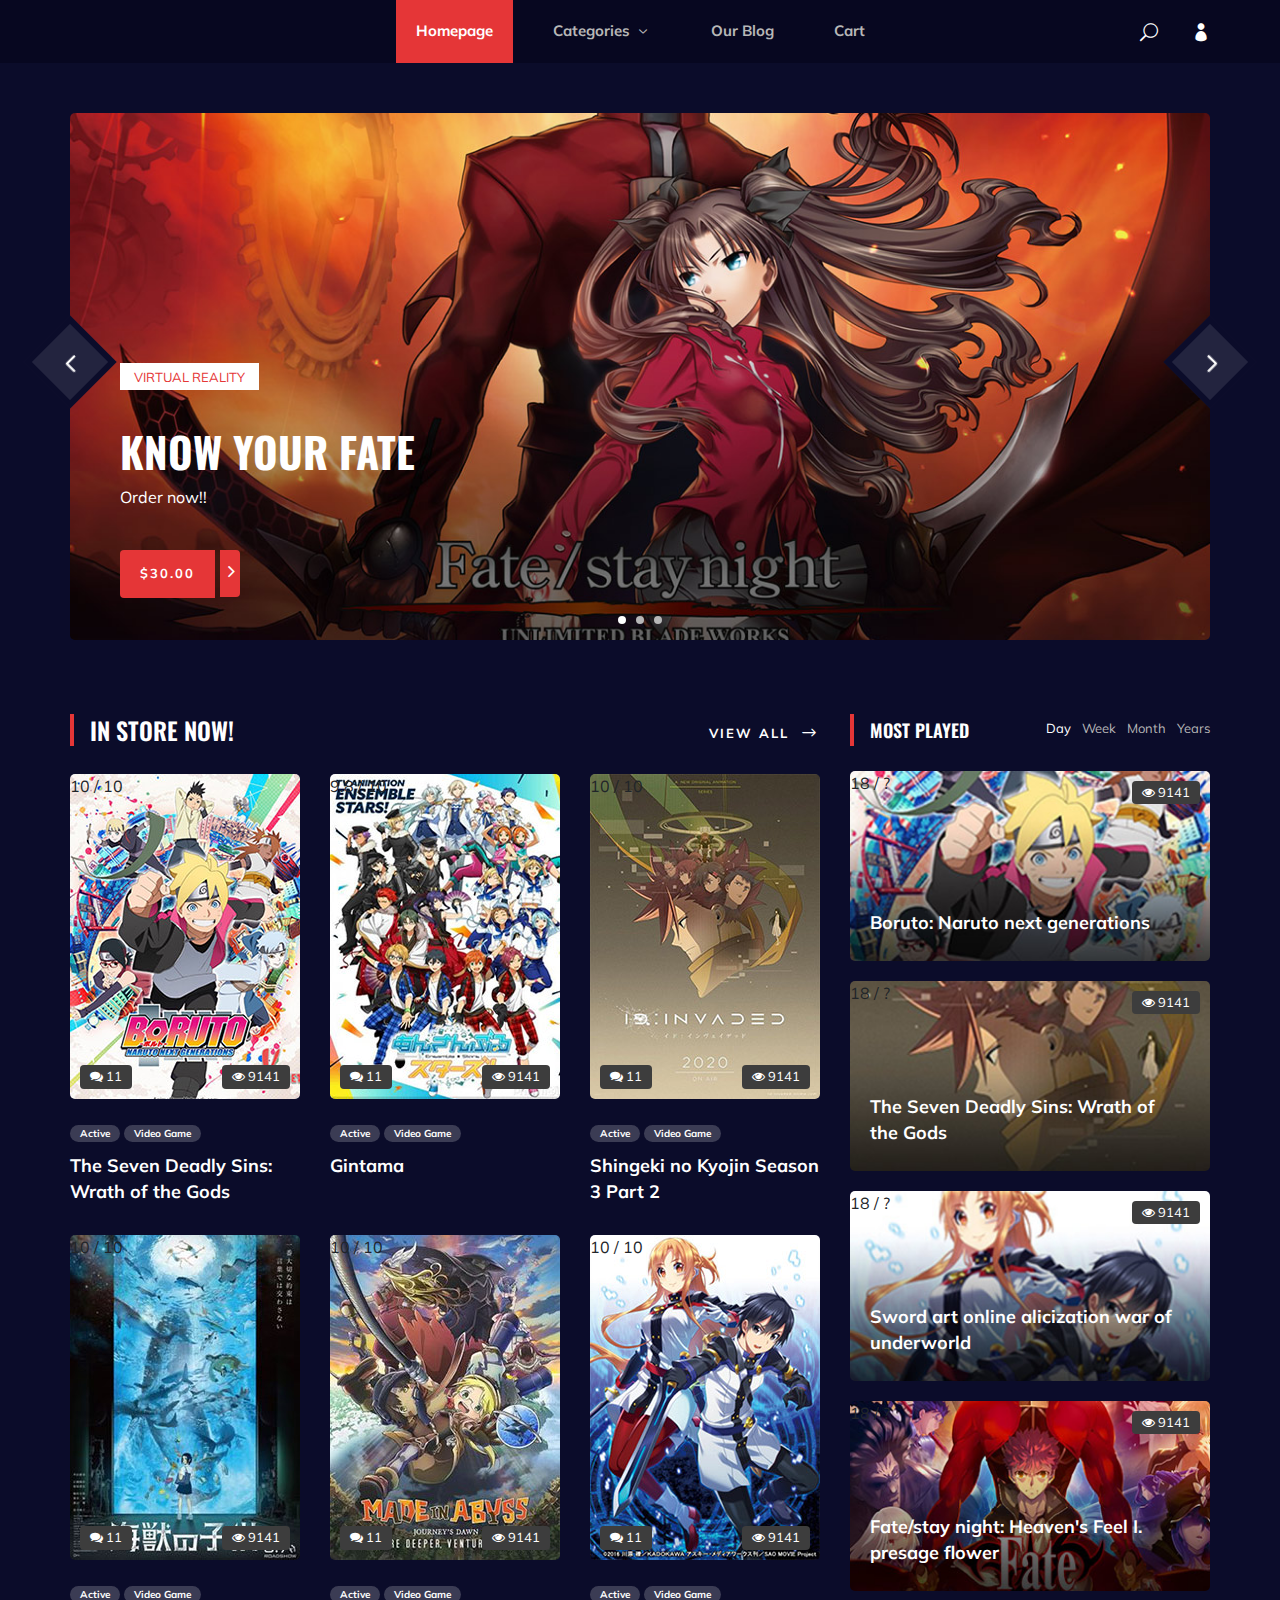
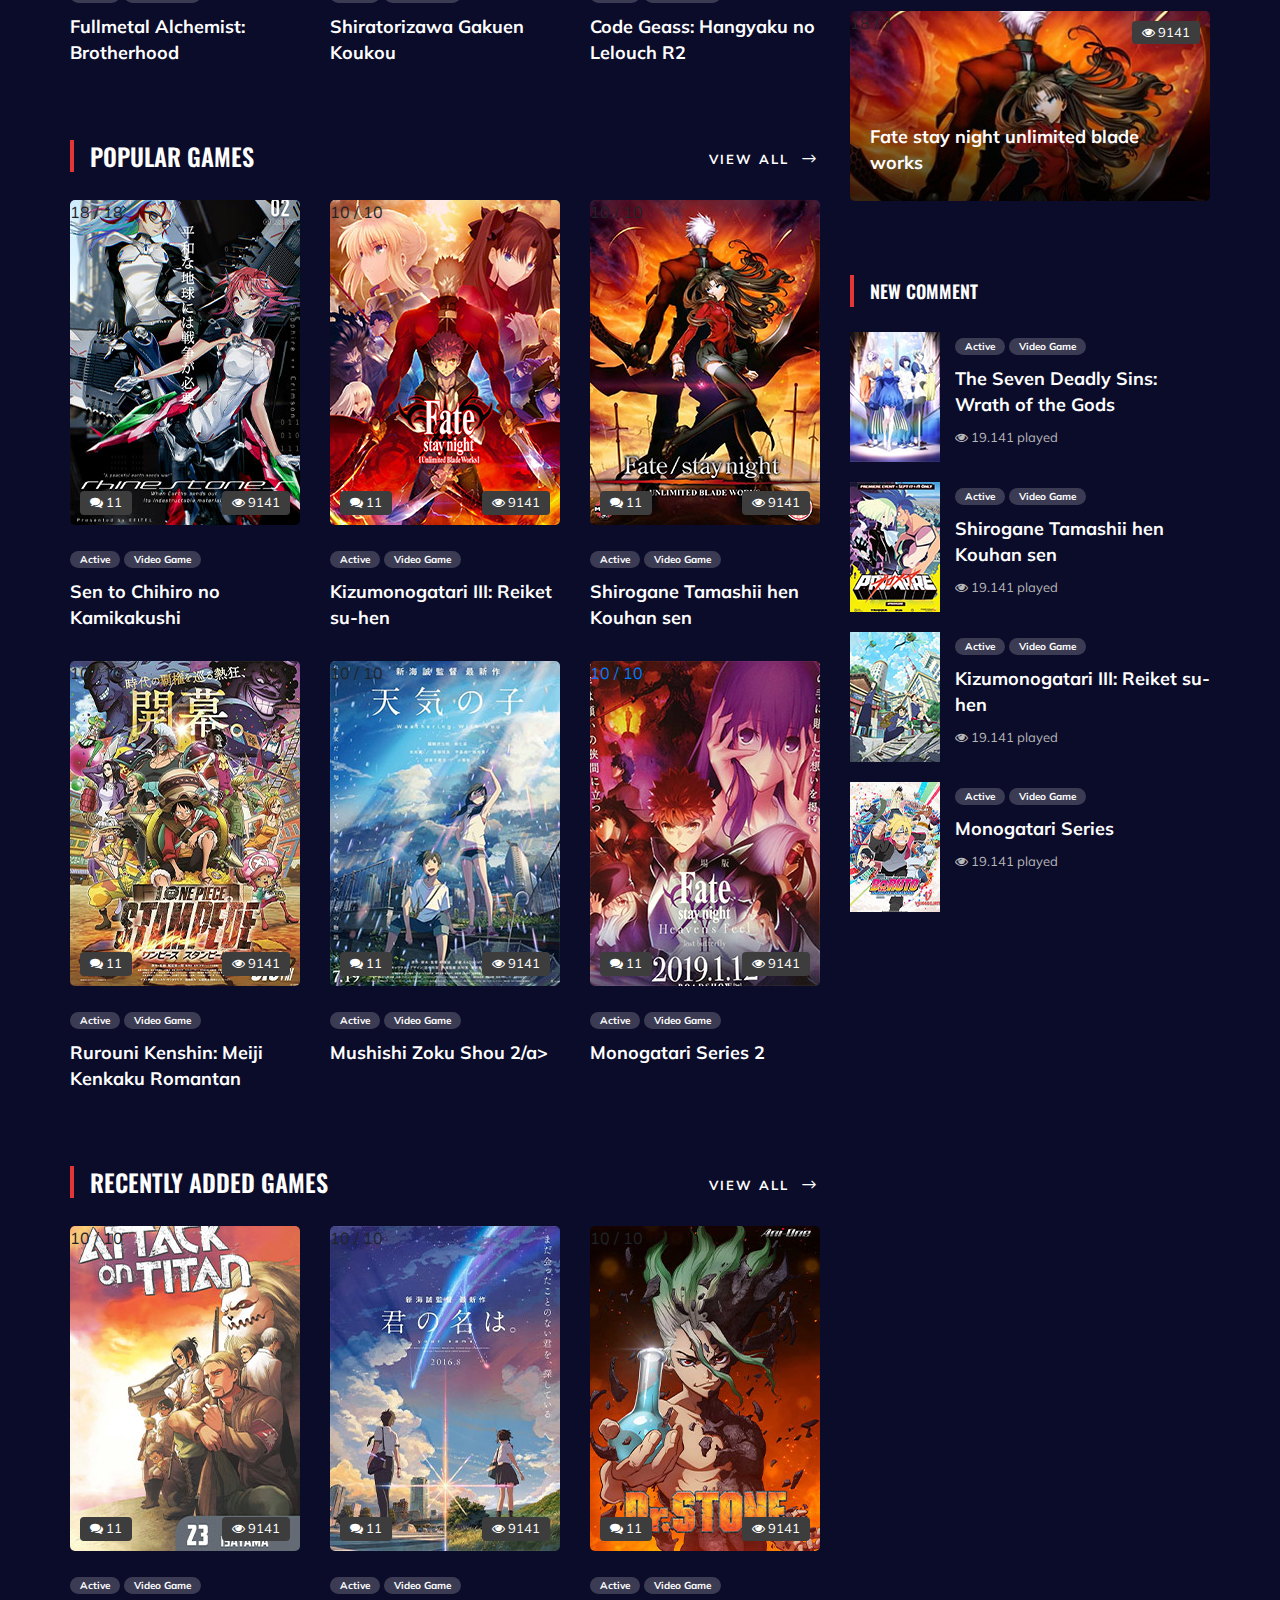
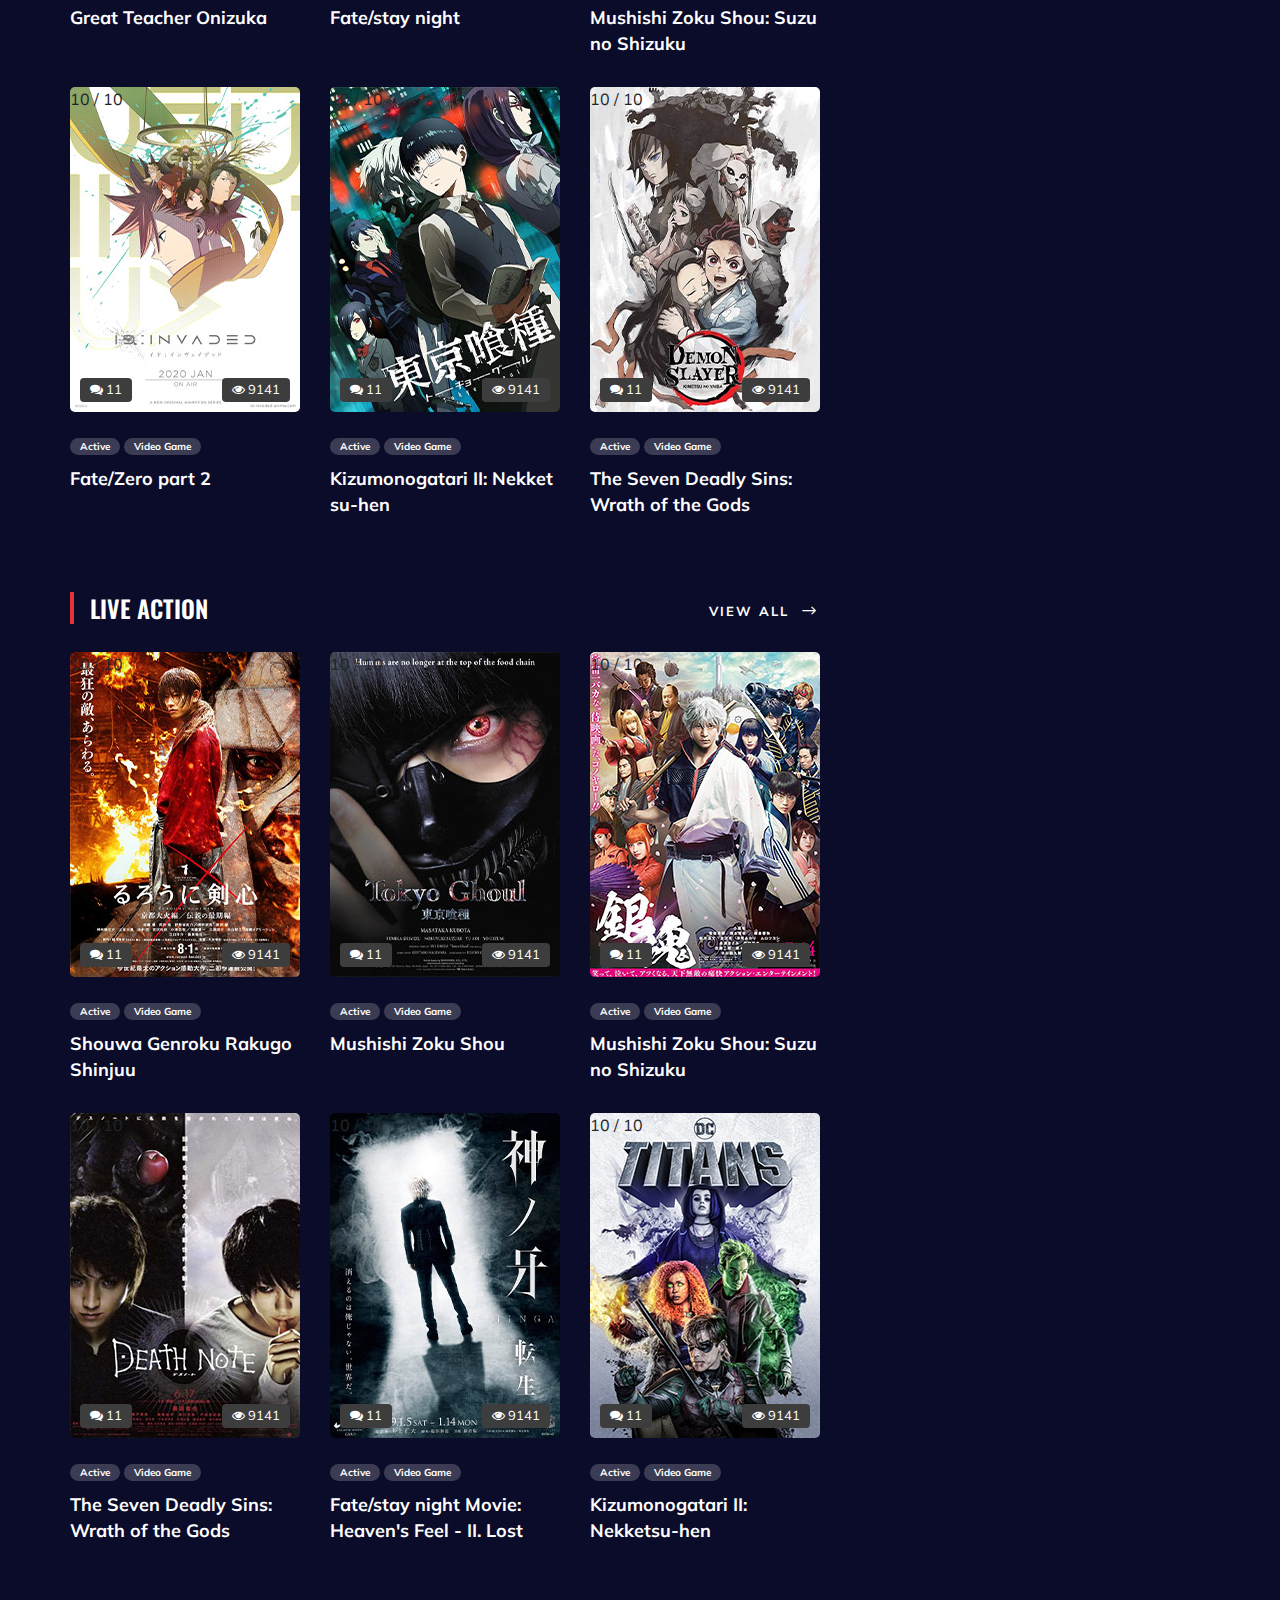
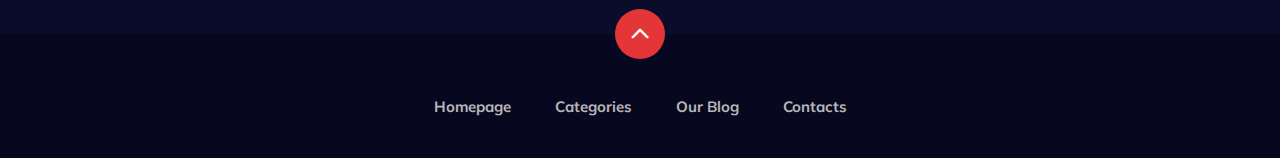
<file: index.html>
<!DOCTYPE html>
<html lang="zxx">

<head>
    <meta charset="UTF-8">
    <meta name="keywords" content="Anime, unica, creative, html">
    <meta name="viewport" content="width=device-width, initial-scale=1.0">
    <meta http-equiv="X-UA-Compatible" content="ie=edge">
    <title>X-K WEBSITE</title>

    <!-- Google Font -->
    <link href="https://fonts.googleapis.com/css2?family=Oswald:wght@300;400;500;600;700&display=swap" rel="stylesheet">
    <link href="https://fonts.googleapis.com/css2?family=Mulish:wght@300;400;500;600;700;800;900&display=swap"
    rel="stylesheet">

    <!-- Css Styles -->
    <link rel="stylesheet" href="css/bootstrap.min.css" type="text/css">
    <link rel="stylesheet" href="css/font-awesome.min.css" type="text/css">
    <link rel="stylesheet" href="css/elegant-icons.css" type="text/css">
    <link rel="stylesheet" href="css/plyr.css" type="text/css">
    <link rel="stylesheet" href="css/nice-select.css" type="text/css">
    <link rel="stylesheet" href="css/owl.carousel.min.css" type="text/css">
    <link rel="stylesheet" href="css/slicknav.min.css" type="text/css">
    <link rel="stylesheet" href="css/style.css" type="text/css">
</head>

<body>
    <!-- Page Preloder -->
    <div id="preloder">
        <div class="loader"></div>
    </div>

    <!-- Header Section Begin -->
    <header class="header">
        <div class="container">
            <div class="row">
                <div class="col-lg-2">
                    <div class="header__logo">
                        <a href="./index.html">
                        </a>
                    </div>
                </div>
                <div class="col-lg-8">
                    <div class="header__nav">
                        <nav class="header__menu mobile-menu">
                            <ul>
                                <li class="active"><a href="./index.html">Homepage</a></li>
                                <li><a href="./categories.html">Categories <span class="arrow_carrot-down"></span></a>
                                    <ul class="dropdown">
                                        <li><a href="./categories.html">Categories</a></li>
                                        <li><a href="./anime-details.html">Console Details</a></li>
                                        <li><a href="./Gameplay.html">Gameplay</a></li>
                                        <li><a href="./blog-details.html">Game Details</a></li>
                                        <li><a href="./Cart.html">Cart</a></li>
                                        <li><a href="./login.html">Login</a></li>
                                        <li><a href="./Cart.html">Cart</a></li>

                                    </ul>
                                </li>
                                <li><a href="./blog.html">Our Blog</a></li>
                                <li><a href="./Cart.html">Cart</a></li>
                            </ul>
                        </nav>
                    </div>
                </div>
                <div class="col-lg-2">
                    <div class="header__right">
                        <a href="#" class="search-switch"><span class="icon_search"></span></a>
                        <a href="./login.html"><span class="icon_profile"></span></a>
                    </div>
                </div>
            </div>
            <div id="mobile-menu-wrap"></div>
        </div>
    </header>
    <!-- Header End -->

    <!-- Hero Section Begin -->
    <section class="hero">
        <div class="container">
            <div class="hero__slider owl-carousel">
                <div class="hero__items set-bg" data-setbg="img/hero/hero-1.jpg">
                    <div class="row">
                        <div class="col-lg-6">
                            <div class="hero__text">
                                <div class="label">VIRTUAL REALITY</div>
                                <h2>KNOW YOUR FATE </h2>
                                <p>Order now!!</p>
                                <a href="#"><span>$30.00</span> <i class="fa fa-angle-right"></i></a>
                            </div>
                        </div>
                    </div>
                </div>
                <div class="hero__items set-bg" data-setbg="img/hero/marvel.jpg">
                    <div class="row">
                        <div class="col-lg-6">
                            <div class="hero__text">
                                <div class="label">Video Game</div>
                                <h2>Justice league v marvel</h2>
                                <p>The next futuristic game</p>
                                <a href="#"><span>Play Now</span> <i class="fa fa-angle-right"></i></a>
                            </div>
                        </div>
                    </div>
                </div>
                <div class="hero__items set-bg" data-setbg="img/hero/ps5.jpg">
                    <div class="row">
                        <div class="col-lg-6">
                            <div class="hero__text">
                                <div class="label">Console</div>
                                <h2>THE PS5!</h2>
                                <p>Hottest console right now</p>
                                <a href="#"><span>$149.00</span> <i class="fa fa-angle-right"></i></a>
                            </div>
                        </div>
                    </div>
                </div>
            </div>
        </div>
    </section>
    <!-- Hero Section End -->

    <!-- Product Section Begin -->
    <section class="product spad">
        <div class="container">
            <div class="row">
                <div class="col-lg-8">
                    <div class="trending__product">
                        <div class="row">
                            <div class="col-lg-8 col-md-8 col-sm-8">
                                <div class="section-title">
                                    <h4>IN STORE NOW!</h4>
                                </div>
                            </div>
                            <div class="col-lg-4 col-md-4 col-sm-4">
                                <div class="btn__all">
                                    <a href="#" class="primary-btn">View All <span class="arrow_right"></span></a>
                                </div>
                            </div>
                        </div>
                        <div class="row">
                            <div class="col-lg-4 col-md-6 col-sm-6">
                                <div class="product__item">
                                    <div class="product__item__pic set-bg" data-setbg="img/trending/trend-1.jpg">
                                        <div class="Rating">10 / 10</div>
                                        <div class="comment"><i class="fa fa-comments"></i> 11</div>
                                        <div class="view"><i class="fa fa-eye"></i> 9141</div>
                                    </div>
                                    <div class="product__item__text">
                                        <ul>
                                            <li>Active</li>
                                            <li>Video Game</li>
                                        </ul>
                                        <h5><a href="#">The Seven Deadly Sins: Wrath of the Gods</a></h5>
                                    </div>
                                </div>
                            </div>
                            <div class="col-lg-4 col-md-6 col-sm-6">
                                <div class="product__item">
                                    <div class="product__item__pic set-bg" data-setbg="img/trending/trend-2.jpg">
                                        <div class="Rating">9.8 / 10</div>
                                        <div class="comment"><i class="fa fa-comments"></i> 11</div>
                                        <div class="view"><i class="fa fa-eye"></i> 9141</div>
                                    </div>
                                    <div class="product__item__text">
                                        <ul>
                                            <li>Active</li>
                                            <li>Video Game</li>
                                        </ul>
                                        <h5><a href="#">Gintama</a></h5>
                                    </div>
                                </div>
                            </div>
                            <div class="col-lg-4 col-md-6 col-sm-6">
                                <div class="product__item">
                                    <div class="product__item__pic set-bg" data-setbg="img/trending/trend-3.jpg">
                                        <div class="Rating">10 / 10</div>
                                        <div class="comment"><i class="fa fa-comments"></i> 11</div>
                                        <div class="view"><i class="fa fa-eye"></i> 9141</div>
                                    </div>
                                    <div class="product__item__text">
                                        <ul>
                                            <li>Active</li>
                                            <li>Video Game</li>
                                        </ul>
                                        <h5><a href="#">Shingeki no Kyojin Season 3 Part 2</a></h5>
                                    </div>
                                </div>
                            </div>
                            <div class="col-lg-4 col-md-6 col-sm-6">
                                <div class="product__item">
                                    <div class="product__item__pic set-bg" data-setbg="img/trending/trend-4.jpg">
                                        <div class="Rating">10 / 10</div>
                                        <div class="comment"><i class="fa fa-comments"></i> 11</div>
                                        <div class="view"><i class="fa fa-eye"></i> 9141</div>
                                    </div>
                                    <div class="product__item__text">
                                        <ul>
                                            <li>Active</li>
                                            <li>Video Game</li>
                                        </ul>
                                        <h5><a href="#">Fullmetal Alchemist: Brotherhood</a></h5>
                                    </div>
                                </div>
                            </div>
                            <div class="col-lg-4 col-md-6 col-sm-6">
                                <div class="product__item">
                                    <div class="product__item__pic set-bg" data-setbg="img/trending/trend-5.jpg">
                                        <div class="Rating">10 / 10</div>
                                        <div class="comment"><i class="fa fa-comments"></i> 11</div>
                                        <div class="view"><i class="fa fa-eye"></i> 9141</div>
                                    </div>
                                    <div class="product__item__text">
                                        <ul>
                                            <li>Active</li>
                                            <li>Video Game</li>
                                        </ul>
                                        <h5><a href="#">Shiratorizawa Gakuen Koukou</a></h5>
                                    </div>
                                </div>
                            </div>
                            <div class="col-lg-4 col-md-6 col-sm-6">
                                <div class="product__item">
                                    <div class="product__item__pic set-bg" data-setbg="img/trending/trend-6.jpg">
                                        <div class="Rating">10 / 10</div>
                                        <div class="comment"><i class="fa fa-comments"></i> 11</div>
                                        <div class="view"><i class="fa fa-eye"></i> 9141</div>
                                    </div>
                                    <div class="product__item__text">
                                        <ul>
                                            <li>Active</li>
                                            <li>Video Game</li>
                                        </ul>
                                        <h5><a href="#">Code Geass: Hangyaku no Lelouch R2</a></h5>
                                    </div>
                                </div>
                            </div>
                        </div>
                    </div>
                    <div class="popular__product">
                        <div class="row">
                            <div class="col-lg-8 col-md-8 col-sm-8">
                                <div class="section-title">
                                    <h4>Popular Games</h4>
                                </div>
                            </div>
                            <div class="col-lg-4 col-md-4 col-sm-4">
                                <div class="btn__all">
                                    <a href="#" class="primary-btn">View All <span class="arrow_right"></span></a>
                                </div>
                            </div>
                        </div>
                        <div class="row">
                            <div class="col-lg-4 col-md-6 col-sm-6">
                                <div class="product__item">
                                    <div class="product__item__pic set-bg" data-setbg="img/popular/popular-1.jpg">
                                        <div class="Rating">18 / 18</div>
                                        <div class="comment"><i class="fa fa-comments"></i> 11</div>
                                        <div class="view"><i class="fa fa-eye"></i> 9141</div>
                                    </div>
                                    <div class="product__item__text">
                                        <ul>
                                            <li>Active</li>
                                            <li>Video Game</li>
                                        </ul>
                                        <h5><a href="#">Sen to Chihiro no Kamikakushi</a></h5>
                                    </div>
                                </div>
                            </div>
                            <div class="col-lg-4 col-md-6 col-sm-6">
                                <div class="product__item">
                                    <div class="product__item__pic set-bg" data-setbg="img/popular/popular-2.jpg">
                                        <div class="Rating">10 / 10</div>
                                        <div class="comment"><i class="fa fa-comments"></i> 11</div>
                                        <div class="view"><i class="fa fa-eye"></i> 9141</div>
                                    </div>
                                    <div class="product__item__text">
                                        <ul>
                                            <li>Active</li>
                                            <li>Video Game</li>
                                        </ul>
                                        <h5><a href="#">Kizumonogatari III: Reiket su-hen</a></h5>
                                    </div>
                                </div>
                            </div>
                            <div class="col-lg-4 col-md-6 col-sm-6">
                                <div class="product__item">
                                    <div class="product__item__pic set-bg" data-setbg="img/popular/popular-3.jpg">
                                        <div class="Rating">10 / 10</div>
                                        <div class="comment"><i class="fa fa-comments"></i> 11</div>
                                        <div class="view"><i class="fa fa-eye"></i> 9141</div>
                                    </div>
                                    <div class="product__item__text">
                                        <ul>
                                            <li>Active</li>
                                            <li>Video Game</li>
                                        </ul>
                                        <h5><a href="#">Shirogane Tamashii hen Kouhan sen</a></h5>
                                    </div>
                                </div>
                            </div>
                            <div class="col-lg-4 col-md-6 col-sm-6">
                                <div class="product__item">
                                    <div class="product__item__pic set-bg" data-setbg="img/popular/popular-4.jpg">
                                        <div class="Rating">10 / 10</div>
                                        <div class="comment"><i class="fa fa-comments"></i> 11</div>
                                        <div class="view"><i class="fa fa-eye"></i> 9141</div>
                                    </div>
                                    <div class="product__item__text">
                                        <ul>
                                            <li>Active</li>
                                            <li>Video Game</li>
                                        </ul>
                                        <h5><a href="#">Rurouni Kenshin: Meiji Kenkaku Romantan</a></h5>
                                    </div>
                                </div>
                            </div>
                            <div class="col-lg-4 col-md-6 col-sm-6">
                                <div class="product__item">
                                    <div class="product__item__pic set-bg" data-setbg="img/popular/popular-5.jpg">
                                        <div class="Rating">10 / 10</div>
                                        <div class="comment"><i class="fa fa-comments"></i> 11</div>
                                        <div class="view"><i class="fa fa-eye"></i> 9141</div>
                                    </div>
                                    <div class="product__item__text">
                                        <ul>
                                            <li>Active</li>
                                            <li>Video Game</li>
                                        </ul>
                                        <h5><a href="#">Mushishi Zoku Shou 2/a></h5>
                                    </div>
                                </div>
                            </div>
                            <div class="col-lg-4 col-md-6 col-sm-6">
                                <div class="product__item">
                                    <div class="product__item__pic set-bg" data-setbg="img/popular/popular-6.jpg">
                                        <div class="Rating">10 / 10</div>
                                        <div class="comment"><i class="fa fa-comments"></i> 11</div>
                                        <div class="view"><i class="fa fa-eye"></i> 9141</div>
                                    </div>
                                    <div class="product__item__text">
                                        <ul>
                                            <li>Active</li>
                                            <li>Video Game</li>
                                        </ul>
                                        <h5><a href="#">Monogatari Series 2</a></h5>
                                    </div>
                                </div>
                            </div>
                        </div>
                    </div>
                    <div class="recent__product">
                        <div class="row">
                            <div class="col-lg-8 col-md-8 col-sm-8">
                                <div class="section-title">
                                    <h4>Recently Added Games</h4>
                                </div>
                            </div>
                            <div class="col-lg-4 col-md-4 col-sm-4">
                                <div class="btn__all">
                                    <a href="#" class="primary-btn">View All <span class="arrow_right"></span></a>
                                </div>
                            </div>
                        </div>
                        <div class="row">
                            <div class="col-lg-4 col-md-6 col-sm-6">
                                <div class="product__item">
                                    <div class="product__item__pic set-bg" data-setbg="img/recent/recent-1.jpg">
                                        <div class="Rating">10 / 10</div>
                                        <div class="comment"><i class="fa fa-comments"></i> 11</div>
                                        <div class="view"><i class="fa fa-eye"></i> 9141</div>
                                    </div>
                                    <div class="product__item__text">
                                        <ul>
                                            <li>Active</li>
                                            <li>Video Game</li>
                                        </ul>
                                        <h5><a href="#">Great Teacher Onizuka</a></h5>
                                    </div>
                                </div>
                            </div>
                            <div class="col-lg-4 col-md-6 col-sm-6">
                                <div class="product__item">
                                    <div class="product__item__pic set-bg" data-setbg="img/recent/recent-2.jpg">
                                        <div class="Rating">10 / 10</div>
                                        <div class="comment"><i class="fa fa-comments"></i> 11</div>
                                        <div class="view"><i class="fa fa-eye"></i> 9141</div>
                                    </div>
                                    <div class="product__item__text">
                                        <ul>
                                            <li>Active</li>
                                            <li>Video Game</li>
                                        </ul>
                                        <h5><a href="#">Fate/stay night</a></h5>
                                    </div>
                                </div>
                            </div>
                            <div class="col-lg-4 col-md-6 col-sm-6">
                                <div class="product__item">
                                    <div class="product__item__pic set-bg" data-setbg="img/recent/recent-3.jpg">
                                        <div class="Rating">10 / 10</div>
                                        <div class="comment"><i class="fa fa-comments"></i> 11</div>
                                        <div class="view"><i class="fa fa-eye"></i> 9141</div>
                                    </div>
                                    <div class="product__item__text">
                                        <ul>
                                            <li>Active</li>
                                            <li>Video Game</li>
                                        </ul>
                                        <h5><a href="#">Mushishi Zoku Shou: Suzu no Shizuku</a></h5>
                                    </div>
                                </div>
                            </div>
                            <div class="col-lg-4 col-md-6 col-sm-6">
                                <div class="product__item">
                                    <div class="product__item__pic set-bg" data-setbg="img/recent/recent-4.jpg">
                                        <div class="Rating">10 / 10</div>
                                        <div class="comment"><i class="fa fa-comments"></i> 11</div>
                                        <div class="view"><i class="fa fa-eye"></i> 9141</div>
                                    </div>
                                    <div class="product__item__text">
                                        <ul>
                                            <li>Active</li>
                                            <li>Video Game</li>
                                        </ul>
                                        <h5><a href="#">Fate/Zero part 2</a></h5>
                                    </div>
                                </div>
                            </div>
                            <div class="col-lg-4 col-md-6 col-sm-6">
                                <div class="product__item">
                                    <div class="product__item__pic set-bg" data-setbg="img/recent/recent-5.jpg">
                                        <div class="Rating">10 / 10</div>
                                        <div class="comment"><i class="fa fa-comments"></i> 11</div>
                                        <div class="view"><i class="fa fa-eye"></i> 9141</div>
                                    </div>
                                    <div class="product__item__text">
                                        <ul>
                                            <li>Active</li>
                                            <li>Video Game</li>
                                        </ul>
                                        <h5><a href="#">Kizumonogatari II: Nekket su-hen</a></h5>
                                    </div>
                                </div>
                            </div>
                            <div class="col-lg-4 col-md-6 col-sm-6">
                                <div class="product__item">
                                    <div class="product__item__pic set-bg" data-setbg="img/recent/recent-6.jpg">
                                        <div class="Rating">10 / 10</div>
                                        <div class="comment"><i class="fa fa-comments"></i> 11</div>
                                        <div class="view"><i class="fa fa-eye"></i> 9141</div>
                                    </div>
                                    <div class="product__item__text">
                                        <ul>
                                            <li>Active</li>
                                            <li>Video Game</li>
                                        </ul>
                                        <h5><a href="#">The Seven Deadly Sins: Wrath of the Gods</a></h5>
                                    </div>
                                </div>
                            </div>
                        </div>
                    </div>
                    <div class="live__product">
                        <div class="row">
                            <div class="col-lg-8 col-md-8 col-sm-8">
                                <div class="section-title">
                                    <h4>Live Action</h4>
                                </div>
                            </div>
                            <div class="col-lg-4 col-md-4 col-sm-4">
                                <div class="btn__all">
                                    <a href="#" class="primary-btn">View All <span class="arrow_right"></span></a>
                                </div>
                            </div>
                        </div>
                        <div class="row">
                            <div class="col-lg-4 col-md-6 col-sm-6">
                                <div class="product__item">
                                    <div class="product__item__pic set-bg" data-setbg="img/live/live-1.jpg">
                                        <div class="Rating">10 / 10</div>
                                        <div class="comment"><i class="fa fa-comments"></i> 11</div>
                                        <div class="view"><i class="fa fa-eye"></i> 9141</div>
                                    </div>
                                    <div class="product__item__text">
                                        <ul>
                                            <li>Active</li>
                                            <li>Video Game</li>
                                        </ul>
                                        <h5><a href="#">Shouwa Genroku Rakugo Shinjuu</a></h5>
                                    </div>
                                </div>
                            </div>
                            <div class="col-lg-4 col-md-6 col-sm-6">
                                <div class="product__item">
                                    <div class="product__item__pic set-bg" data-setbg="img/live/live-2.jpg">
                                        <div class="Rating">10 / 10</div>
                                        <div class="comment"><i class="fa fa-comments"></i> 11</div>
                                        <div class="view"><i class="fa fa-eye"></i> 9141</div>
                                    </div>
                                    <div class="product__item__text">
                                        <ul>
                                            <li>Active</li>
                                            <li>Video Game</li>
                                        </ul>
                                        <h5><a href="#">Mushishi Zoku Shou</a></h5>
                                    </div>
                                </div>
                            </div>
                            <div class="col-lg-4 col-md-6 col-sm-6">
                                <div class="product__item">
                                    <div class="product__item__pic set-bg" data-setbg="img/live/live-3.jpg">
                                        <div class="Rating">10 / 10</div>
                                        <div class="comment"><i class="fa fa-comments"></i> 11</div>
                                        <div class="view"><i class="fa fa-eye"></i> 9141</div>
                                    </div>
                                    <div class="product__item__text">
                                        <ul>
                                            <li>Active</li>
                                            <li>Video Game</li>
                                        </ul>
                                        <h5><a href="#">Mushishi Zoku Shou: Suzu no Shizuku</a></h5>
                                    </div>
                                </div>
                            </div>
                            <div class="col-lg-4 col-md-6 col-sm-6">
                                <div class="product__item">
                                    <div class="product__item__pic set-bg" data-setbg="img/live/live-4.jpg">
                                        <div class="Rating">10 / 10</div>
                                        <div class="comment"><i class="fa fa-comments"></i> 11</div>
                                        <div class="view"><i class="fa fa-eye"></i> 9141</div>
                                    </div>
                                    <div class="product__item__text">
                                        <ul>
                                            <li>Active</li>
                                            <li>Video Game</li>
                                        </ul>
                                        <h5><a href="#">The Seven Deadly Sins: Wrath of the Gods</a></h5>
                                    </div>
                                </div>
                            </div>
                            <div class="col-lg-4 col-md-6 col-sm-6">
                                <div class="product__item">
                                    <div class="product__item__pic set-bg" data-setbg="img/live/live-5.jpg">
                                        <div class="Rating">10 / 10</div>
                                        <div class="comment"><i class="fa fa-comments"></i> 11</div>
                                        <div class="view"><i class="fa fa-eye"></i> 9141</div>
                                    </div>
                                    <div class="product__item__text">
                                        <ul>
                                            <li>Active</li>
                                            <li>Video Game</li>
                                        </ul>
                                        <h5><a href="#">Fate/stay night Movie: Heaven's Feel - II. Lost</a></h5>
                                    </div>
                                </div>
                            </div>
                            <div class="col-lg-4 col-md-6 col-sm-6">
                                <div class="product__item">
                                    <div class="product__item__pic set-bg" data-setbg="img/live/live-6.jpg">
                                        <div class="Rating">10 / 10</div>
                                        <div class="comment"><i class="fa fa-comments"></i> 11</div>
                                        <div class="view"><i class="fa fa-eye"></i> 9141</div>
                                    </div>
                                    <div class="product__item__text">
                                        <ul>
                                            <li>Active</li>
                                            <li>Video Game</li>
                                        </ul>
                                        <h5><a href="#">Kizumonogatari II: Nekketsu-hen</a></h5>
                                    </div>
                                </div>
                            </div>
                        </div>
                    </div>
                </div>
                <div class="col-lg-4 col-md-6 col-sm-8">
                    <div class="product__sidebar">
                        <div class="product__sidebar__view">
                            <div class="section-title">
                                <h5>Most played</h5>
                            </div>
                            <ul class="filter__controls">
                                <li class="active" data-filter="*">Day</li>
                                <li data-filter=".week">Week</li>
                                <li data-filter=".month">Month</li>
                                <li data-filter=".years">Years</li>
                            </ul>
                            <div class="filter__gallery">
                                <div class="product__sidebar__view__item set-bg mix day years"
                                data-setbg="img/sidebar/tv-1.jpg">
                                <div class="Rating">18 / ?</div>
                                <div class="view"><i class="fa fa-eye"></i> 9141</div>
                                <h5><a href="#">Boruto: Naruto next generations</a></h5>
                            </div>
                            <div class="product__sidebar__view__item set-bg mix month week"
                            data-setbg="img/sidebar/tv-2.jpg">
                            <div class="Rating">18 / ?</div>
                            <div class="view"><i class="fa fa-eye"></i> 9141</div>
                            <h5><a href="#">The Seven Deadly Sins: Wrath of the Gods</a></h5>
                        </div>
                        <div class="product__sidebar__view__item set-bg mix week years"
                        data-setbg="img/sidebar/tv-3.jpg">
                        <div class="Rating">18 / ?</div>
                        <div class="view"><i class="fa fa-eye"></i> 9141</div>
                        <h5><a href="#">Sword art online alicization war of underworld</a></h5>
                    </div>
                    <div class="product__sidebar__view__item set-bg mix years month"
                    data-setbg="img/sidebar/tv-4.jpg">
                    <div class="Rating">18 / ?</div>
                    <div class="view"><i class="fa fa-eye"></i> 9141</div>
                    <h5><a href="#">Fate/stay night: Heaven's Feel I. presage flower</a></h5>
                </div>
                <div class="product__sidebar__view__item set-bg mix day"
                data-setbg="img/sidebar/tv-5.jpg">
                <div class="Rating">18 / ?</div>
                <div class="view"><i class="fa fa-eye"></i> 9141</div>
                <h5><a href="#">Fate stay night unlimited blade works</a></h5>
            </div>
        </div>
    </div>
    <div class="product__sidebar__comment">
        <div class="section-title">
            <h5>New Comment</h5>
        </div>
        <div class="product__sidebar__comment__item">
            <div class="product__sidebar__comment__item__pic">
                <img src="img/sidebar/comment-1.jpg" alt="">
            </div>
            <div class="product__sidebar__comment__item__text">
                <ul>
                    <li>Active</li>
                    <li>Video Game</li>
                </ul>
                <h5><a href="#">The Seven Deadly Sins: Wrath of the Gods</a></h5>
                <span><i class="fa fa-eye"></i> 19.141 played</span>
            </div>
        </div>
        <div class="product__sidebar__comment__item">
            <div class="product__sidebar__comment__item__pic">
                <img src="img/sidebar/comment-2.jpg" alt="">
            </div>
            <div class="product__sidebar__comment__item__text">
                <ul>
                    <li>Active</li>
                    <li>Video Game</li>
                </ul>
                <h5><a href="#">Shirogane Tamashii hen Kouhan sen</a></h5>
                <span><i class="fa fa-eye"></i> 19.141 played</span>
            </div>
        </div>
        <div class="product__sidebar__comment__item">
            <div class="product__sidebar__comment__item__pic">
                <img src="img/sidebar/comment-3.jpg" alt="">
            </div>
            <div class="product__sidebar__comment__item__text">
                <ul>
                    <li>Active</li>
                    <li>Video Game</li>
                </ul>
                <h5><a href="#">Kizumonogatari III: Reiket su-hen</a></h5>
                <span><i class="fa fa-eye"></i> 19.141 played</span>
            </div>
        </div>
        <div class="product__sidebar__comment__item">
            <div class="product__sidebar__comment__item__pic">
                <img src="img/sidebar/comment-4.jpg" alt="">
            </div>
            <div class="product__sidebar__comment__item__text">
                <ul>
                    <li>Active</li>
                    <li>Video Game</li>
                </ul>
                <h5><a href="#">Monogatari Series</a></h5>
                <span><i class="fa fa-eye"></i> 19.141 played</span>
            </div>
        </div>
    </div>
</div>
</div>
</div>
</div>
</section>
<!-- Product Section End -->

<!-- Footer Section Begin -->
<footer class="footer">
    <div class="page-up">
        <a href="#" id="scrollToTopButton"><span class="arrow_carrot-up"></span></a>
    </div>
    <div class="container">
        <div class="row">
            <div class="col-lg-3">
                <div class="footer__logo">
                </div>
            </div>
            <div class="col-lg-6">
                <div class="footer__nav">
                    <ul>
                        <li class="active"><a href="./index.html">Homepage</a></li>
                        <li><a href="./categories.html">Categories</a></li>
                        <li><a href="./blog.html">Our Blog</a></li>
                        <li><a href="#">Contacts</a></li>
                    </ul>
                </div>
            </div>
            <div class="col-lg-3">
             
              </div>
          </div>
      </div>
  </footer>
  <!-- Footer Section End -->

  <!-- Search model Begin -->
  <div class="search-model">
    <div class="h-100 d-flex align-items-center justify-content-center">
        <div class="search-close-switch"><i class="icon_close"></i></div>
        <form class="search-model-form">
            <input type="text" id="search-input" placeholder="Search here.....">
        </form>
    </div>
</div>
<!-- Search model end -->

<!-- Js Plugins -->
<script src="js/jquery-3.3.1.min.js"></script>
<script src="js/bootstrap.min.js"></script>
<script src="js/player.js"></script>
<script src="js/jquery.nice-select.min.js"></script>
<script src="js/mixitup.min.js"></script>
<script src="js/jquery.slicknav.js"></script>
<script src="js/owl.carousel.min.js"></script>
<script src="js/main.js"></script>


</body>

</html>
</file>
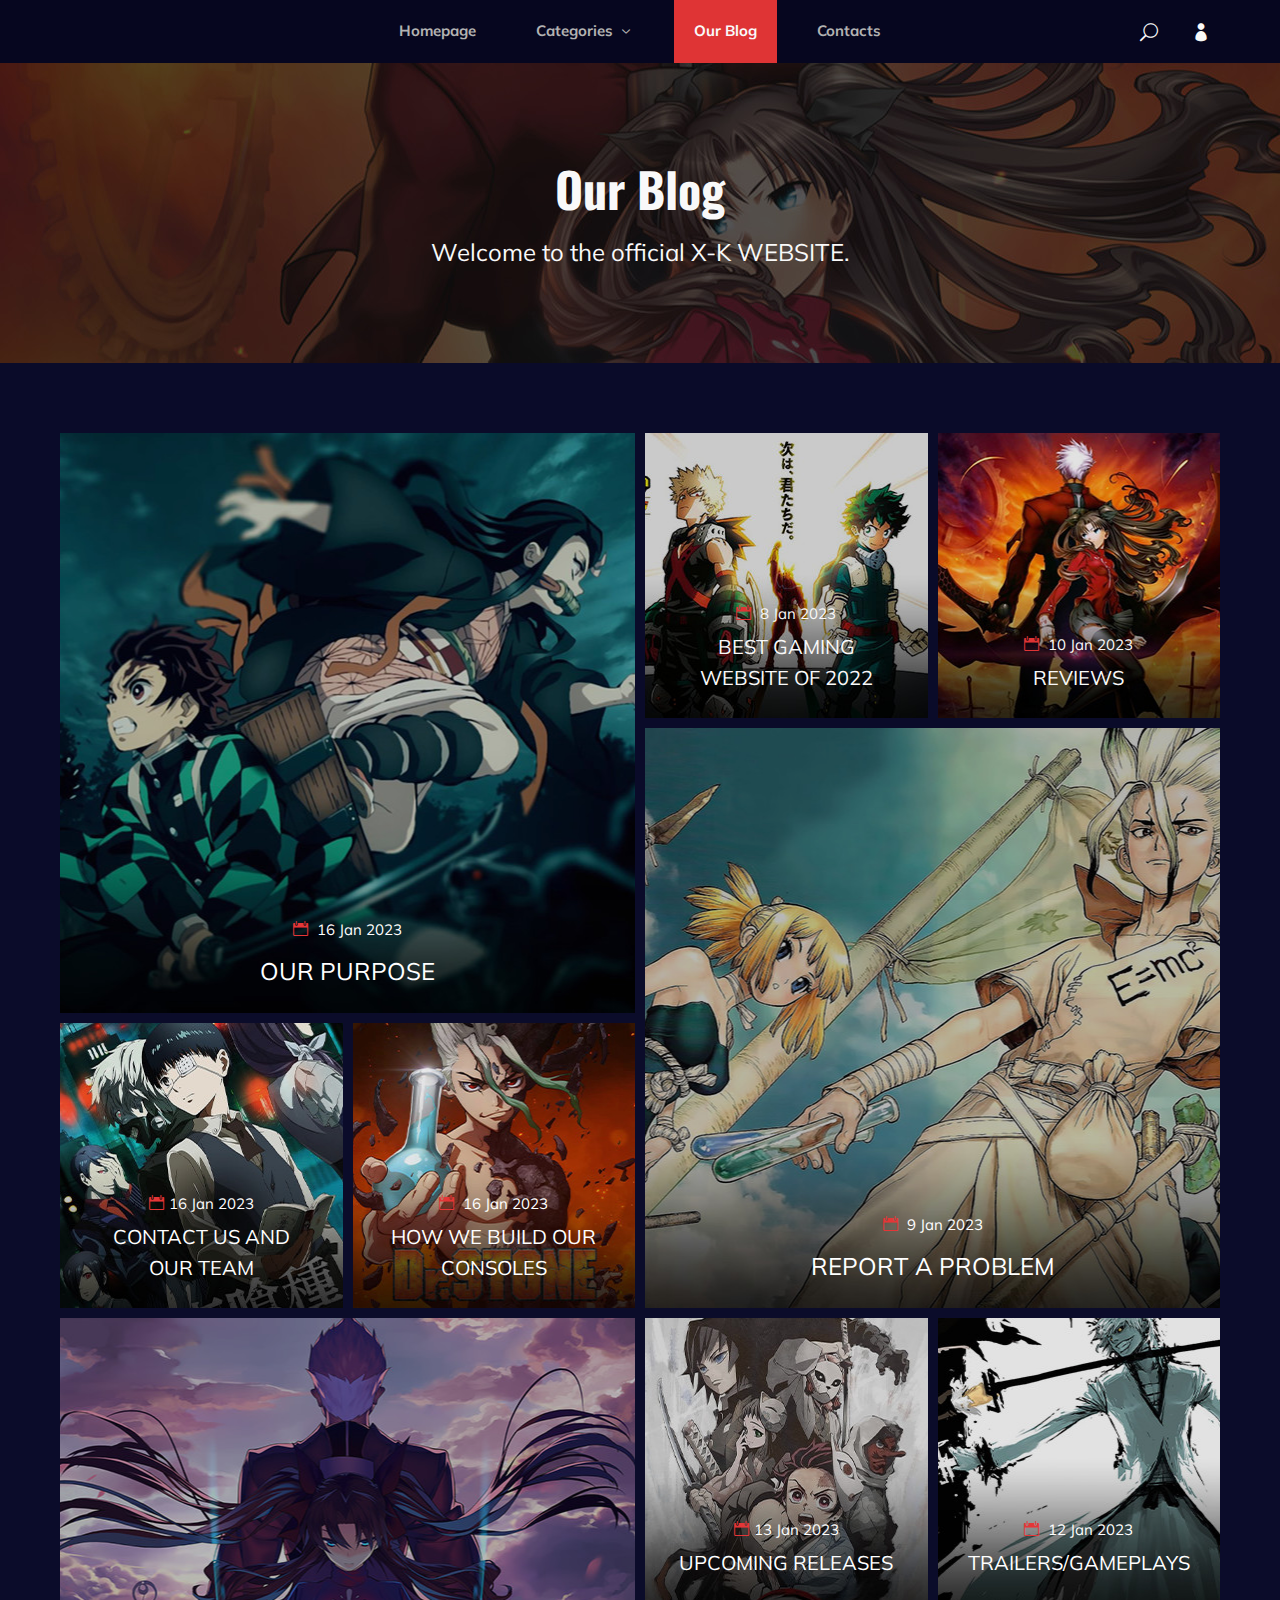
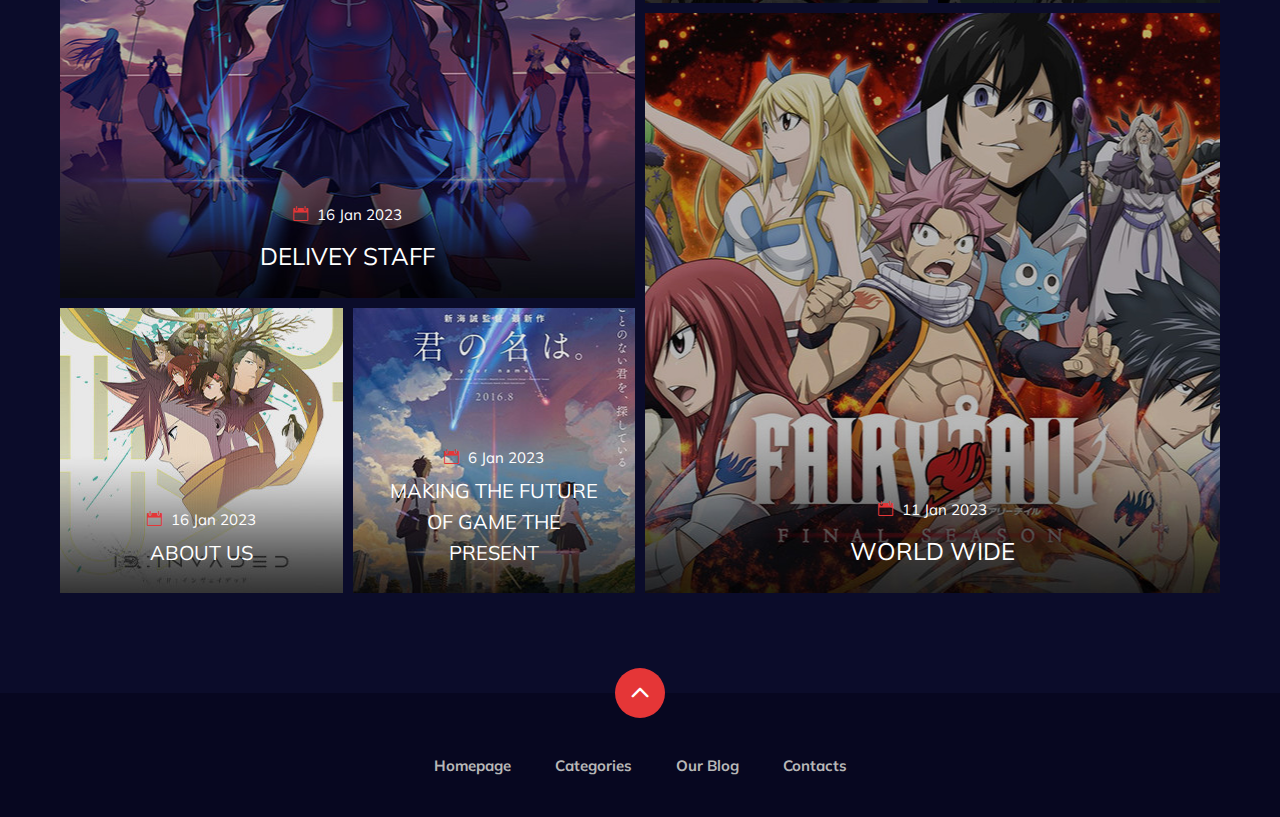
<file: blog.html>
<!DOCTYPE html>
<html lang="zxx">

<head>
    <meta charset="UTF-8">
    <meta name="description" content="Anime Template">
    <meta name="keywords" content="Anime, unica, creative, html">
    <meta name="viewport" content="width=device-width, initial-scale=1.0">
    <meta http-equiv="X-UA-Compatible" content="ie=edge">
    <title>X-K Blog</title>

    <!-- Google Font -->
    <link href="https://fonts.googleapis.com/css2?family=Oswald:wght@300;400;500;600;700&display=swap" rel="stylesheet">
    <link href="https://fonts.googleapis.com/css2?family=Mulish:wght@300;400;500;600;700;800;900&display=swap"
    rel="stylesheet">

    <!-- Css Styles -->
    <link rel="stylesheet" href="css/bootstrap.min.css" type="text/css">
    <link rel="stylesheet" href="css/font-awesome.min.css" type="text/css">
    <link rel="stylesheet" href="css/elegant-icons.css" type="text/css">
    <link rel="stylesheet" href="css/plyr.css" type="text/css">
    <link rel="stylesheet" href="css/nice-select.css" type="text/css">
    <link rel="stylesheet" href="css/owl.carousel.min.css" type="text/css">
    <link rel="stylesheet" href="css/slicknav.min.css" type="text/css">
    <link rel="stylesheet" href="css/style.css" type="text/css">
</head>

<body>
    <!-- Page Preloder -->
    <div id="preloder">
        <div class="loader"></div>
    </div>

    <!-- Header Section Begin -->
    <header class="header">
        <div class="container">
            <div class="row">
                <div class="col-lg-2">
                    <div class="header__logo">
                        <a href="./index.html">
                        </a>
                    </div>
                </div>
                <div class="col-lg-8">
                    <div class="header__nav">
                        <nav class="header__menu mobile-menu">
                            <ul>
                                <li><a href="./index.html">Homepage</a></li>
                                <li><a href="./categories.html">Categories <span class="arrow_carrot-down"></span></a>
                                    <ul class="dropdown">
                                        <li><a href="./categories.html">Categories</a></li>
                                        <li><a href="./anime-details.html">Console Details</a></li>
                                        <li><a href="./Gameplay.html">Gameplay</a></li>
                                        <li><a href="./Game-details.html">Game Details</a></li>
                                        <li><a href="./signup.html">Sign Up</a></li>
                                        <li><a href="./login.html">Login</a></li>
                                    </ul>
                                </li>
                                <li class="active"><a href="./blog.html">Our Blog</a></li>
                                <li><a href="#">Contacts</a></li>
                            </ul>
                        </nav>
                    </div>
                </div>
                <div class="col-lg-2">
                    <div class="header__right">
                        <a href="#" class="search-switch"><span class="icon_search"></span></a>
                        <a href="./login.html"><span class="icon_profile"></span></a>
                    </div>
                </div>
            </div>
            <div id="mobile-menu-wrap"></div>
        </div>
    </header>
    <!-- Header End -->

    <!-- Normal Breadcrumb Begin -->
    <section class="normal-breadcrumb set-bg" data-setbg="img/normal-breadcrumb.jpg">
        <div class="container">
            <div class="row">
                <div class="col-lg-12 text-center">
                    <div class="normal__breadcrumb__text">
                        <h2>Our Blog</h2>
                        <p>Welcome to the official X-K WEBSITE.</p>
                    </div>
                </div>
            </div>
        </div>
    </section>
    <!-- Normal Breadcrumb End -->

    <!-- Blog Section Begin -->
    <section class="blog spad">
        <div class="container">
            <div class="row">
                <div class="col-lg-6">
                    <div class="row">
                        <div class="col-lg-12">
                            <div class="blog__item set-bg" data-setbg="img/blog/blog-1.jpg">
                                <div class="blog__item__text">
                                    <p><span class="icon_calendar"></span> 16 Jan 2023</p>
                                    <h4><a href="#">OUR PURPOSE</a></h4>
                                </div>
                            </div>
                        </div>
                        <div class="col-lg-6 col-md-6 col-sm-6">
                            <div class="blog__item small__item set-bg" data-setbg="img/blog/blog-4.jpg">
                                <div class="blog__item__text">
                                    <p><span class="icon_calendar"></span>16 Jan 2023</p>
                                    <h4><a href="#">CONTACT US AND OUR TEAM</a></h4>
                                </div>
                            </div>
                        </div>
                        <div class="col-lg-6 col-md-6 col-sm-6">
                            <div class="blog__item small__item set-bg" data-setbg="img/blog/blog-5.jpg">
                                <div class="blog__item__text">
                                    <p><span class="icon_calendar"></span> 16 Jan 2023</p>
                                    <h4><a href="#">HOW WE BUILD OUR CONSOLES</a></h4>
                                </div>
                            </div>
                        </div>
                        <div class="col-lg-12">
                            <div class="blog__item set-bg" data-setbg="img/blog/blog-7.jpg">
                                <div class="blog__item__text">
                                    <p><span class="icon_calendar"></span> 16 Jan 2023</p>
                                    <h4><a href="#">DELIVEY STAFF</a></h4>
                                </div>
                            </div>
                        </div>
                        <div class="col-lg-6 col-md-6 col-sm-6">
                            <div class="blog__item small__item set-bg" data-setbg="img/blog/blog-10.jpg">
                                <div class="blog__item__text">
                                    <p><span class="icon_calendar"></span> 16 Jan 2023</p>
                                    <h4><a href="#">ABOUT US</a></h4>
                                </div>
                            </div>
                        </div>
                        <div class="col-lg-6 col-md-6 col-sm-6">
                            <div class="blog__item small__item set-bg" data-setbg="img/blog/blog-11.jpg">
                                <div class="blog__item__text">
                                    <p><span class="icon_calendar"></span> 6 Jan 2023</p>
                                    <h4><a href="#">MAKING THE FUTURE OF GAME THE PRESENT</a></h4>
                                </div>
                            </div>
                        </div>
                    </div>
                </div>
                <div class="col-lg-6">
                    <div class="row">
                        <div class="col-lg-6 col-md-6 col-sm-6">
                            <div class="blog__item small__item set-bg" data-setbg="img/blog/blog-2.jpg">
                                <div class="blog__item__text">
                                    <p><span class="icon_calendar"></span> 8 Jan 2023</p>
                                    <h4><a href="#">BEST GAMING WEBSITE OF 2022</a></h4>
                                </div>
                            </div>
                        </div>
                        <div class="col-lg-6 col-md-6 col-sm-6">
                            <div class="blog__item small__item set-bg" data-setbg="img/blog/blog-3.jpg">
                                <div class="blog__item__text">
                                    <p><span class="icon_calendar"></span> 10 Jan 2023</p>
                                    <h4><a href="#">REVIEWS</a></h4>
                                </div>
                            </div>
                        </div>
                        <div class="col-lg-12">
                            <div class="blog__item set-bg" data-setbg="img/blog/blog-6.jpg">
                                <div class="blog__item__text">
                                    <p><span class="icon_calendar"></span> 9 Jan 2023</p>
                                    <h4><a href="#">REPORT A PROBLEM</a></h4>
                                </div>
                            </div>
                        </div>
                        <div class="col-lg-6 col-md-6 col-sm-6">
                            <div class="blog__item small__item set-bg" data-setbg="img/blog/blog-8.jpg">
                                <div class="blog__item__text">
                                    <p><span class="icon_calendar"></span>13 Jan 2023</p>
                                    <h4><a href="#">UPCOMING RELEASES</a></h4>
                                </div>
                            </div>
                        </div>
                        <div class="col-lg-6 col-md-6 col-sm-6">
                            <div class="blog__item small__item set-bg" data-setbg="img/blog/blog-9.jpg">
                                <div class="blog__item__text">
                                    <p><span class="icon_calendar"></span> 12 Jan 2023</p>
                                    <h4><a href="#">TRAILERS/GAMEPLAYS</a></h4>
                                </div>
                            </div>
                        </div>
                        <div class="col-lg-12">
                            <div class="blog__item set-bg" data-setbg="img/blog/blog-12.jpg">
                                <div class="blog__item__text">
                                    <p><span class="icon_calendar"></span> 11 Jan 2023</p>
                                    <h4><a href="#">WORLD WIDE</a></h4>
                                </div>
                            </div>
                        </div>
                    </div>
                </div>
            </div>
        </div>
    </section>
    <!-- Blog Section End -->

    <!-- Footer Section Begin -->
    <footer class="footer">
        <div class="page-up">
            <a href="#" id="scrollToTopButton"><span class="arrow_carrot-up"></span></a>
        </div>
        <div class="container">
            <div class="row">
                <div class="col-lg-3">
                    <div class="footer__logo">
                    </div>
                </div>
                <div class="col-lg-6">
                    <div class="footer__nav">
                        <ul>
                            <li class="active"><a href="./index.html">Homepage</a></li>
                            <li><a href="./categories.html">Categories</a></li>
                            <li><a href="./blog.html">Our Blog</a></li>
                            <li><a href="#">Contacts</a></li>
                        </ul>
                    </div>
                </div>
                <div class="col-lg-3">
                    
              </div>
          </div>
      </footer>
      <!-- Footer Section End -->

      <!-- Search model Begin -->
      <div class="search-model">
        <div class="h-100 d-flex align-items-center justify-content-center">
            <div class="search-close-switch"><i class="icon_close"></i></div>
            <form class="search-model-form">
                <input type="text" id="search-input" placeholder="Search here.....">
            </form>
        </div>
    </div>
    <!-- Search model end -->

    <!-- Js Plugins -->
    <script src="js/jquery-3.3.1.min.js"></script>
    <script src="js/bootstrap.min.js"></script>
    <script src="js/player.js"></script>
    <script src="js/jquery.nice-select.min.js"></script>
    <script src="js/mixitup.min.js"></script>
    <script src="js/jquery.slicknav.js"></script>
    <script src="js/owl.carousel.min.js"></script>
    <script src="js/main.js"></script>

</body>

</html>
</file>
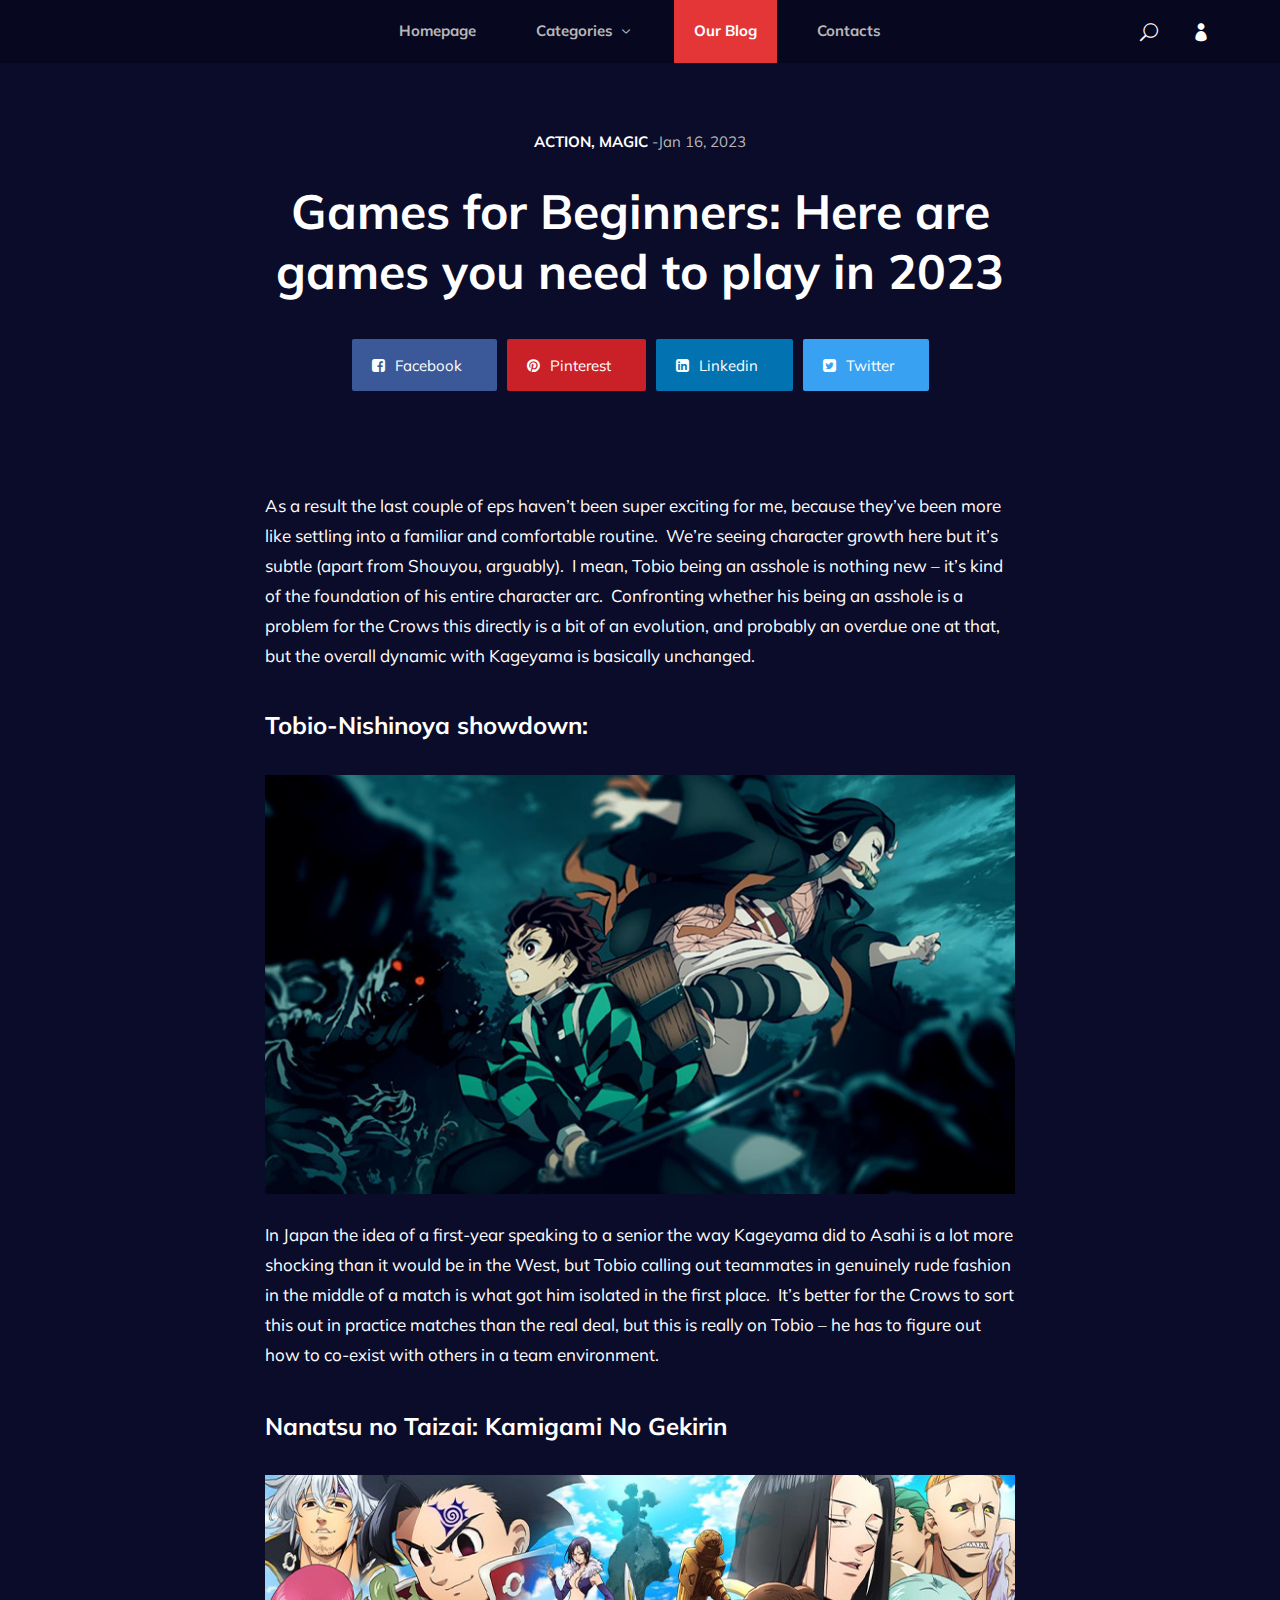
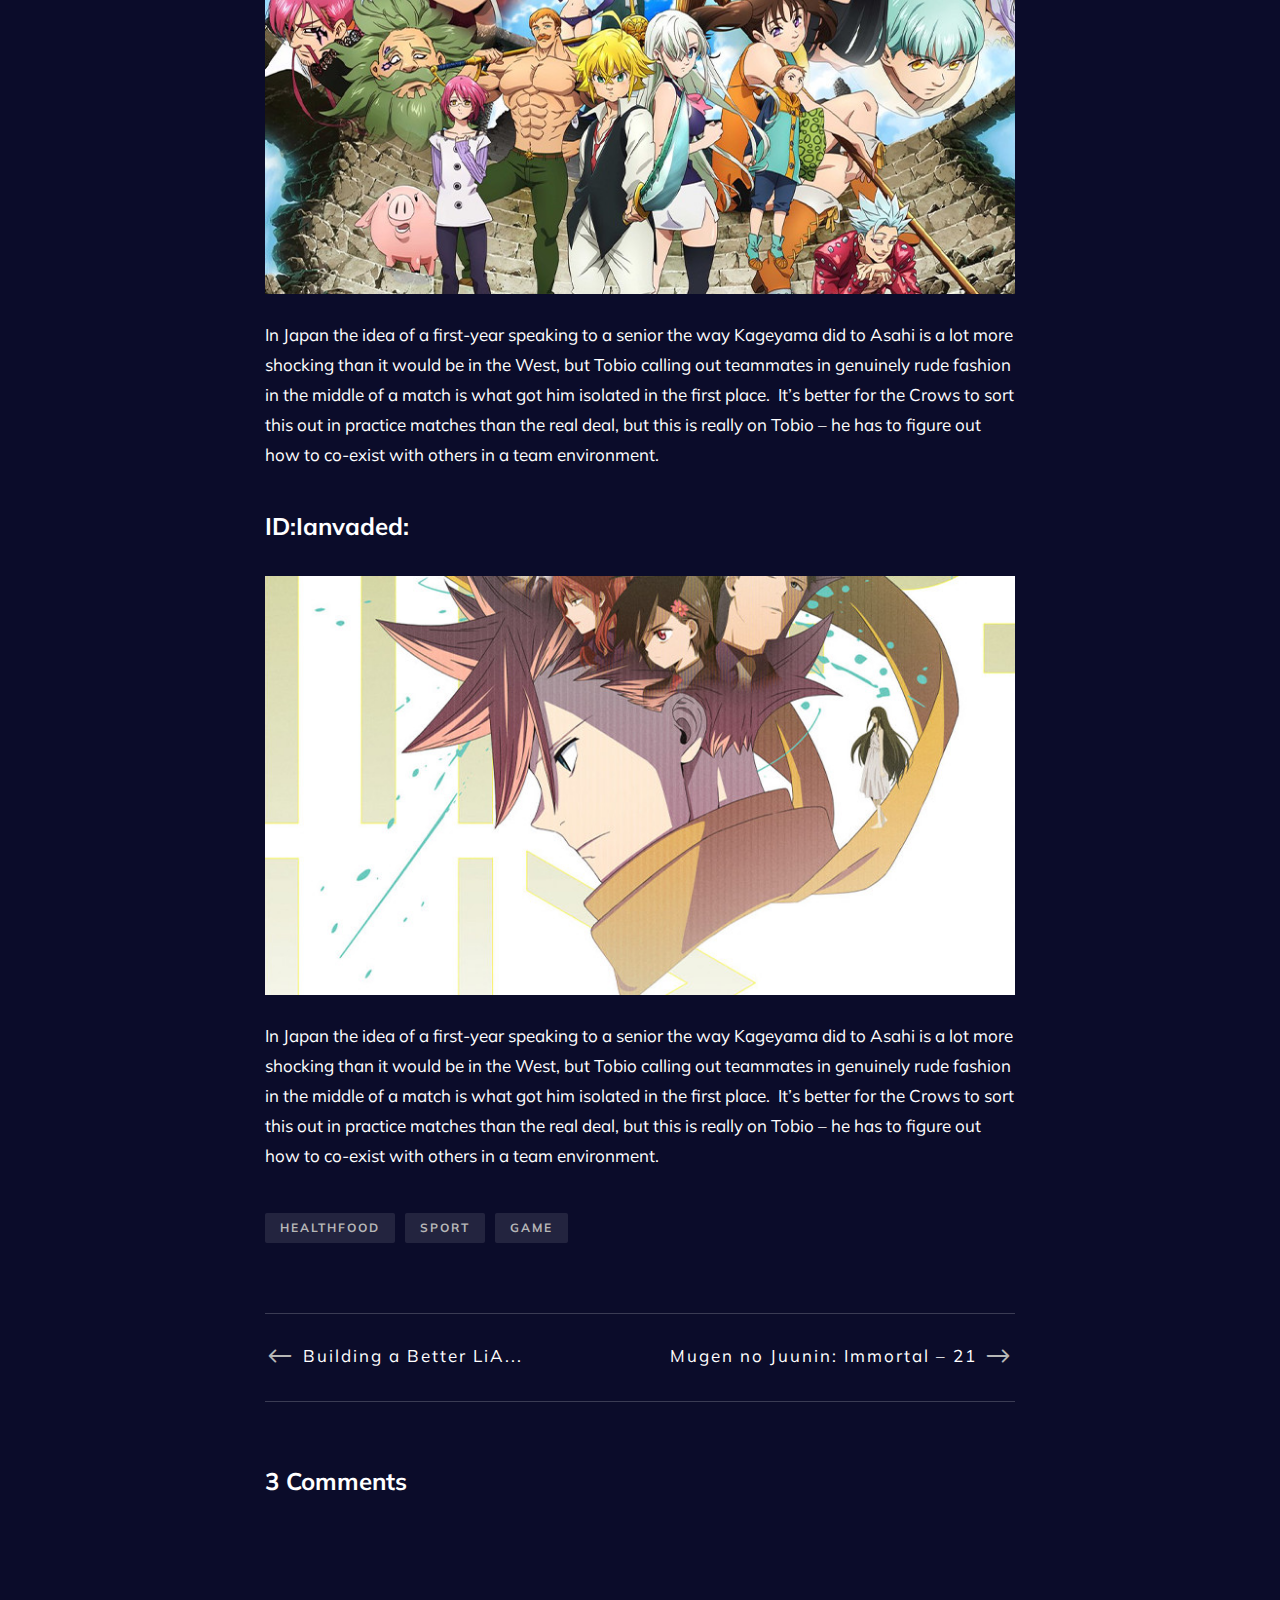
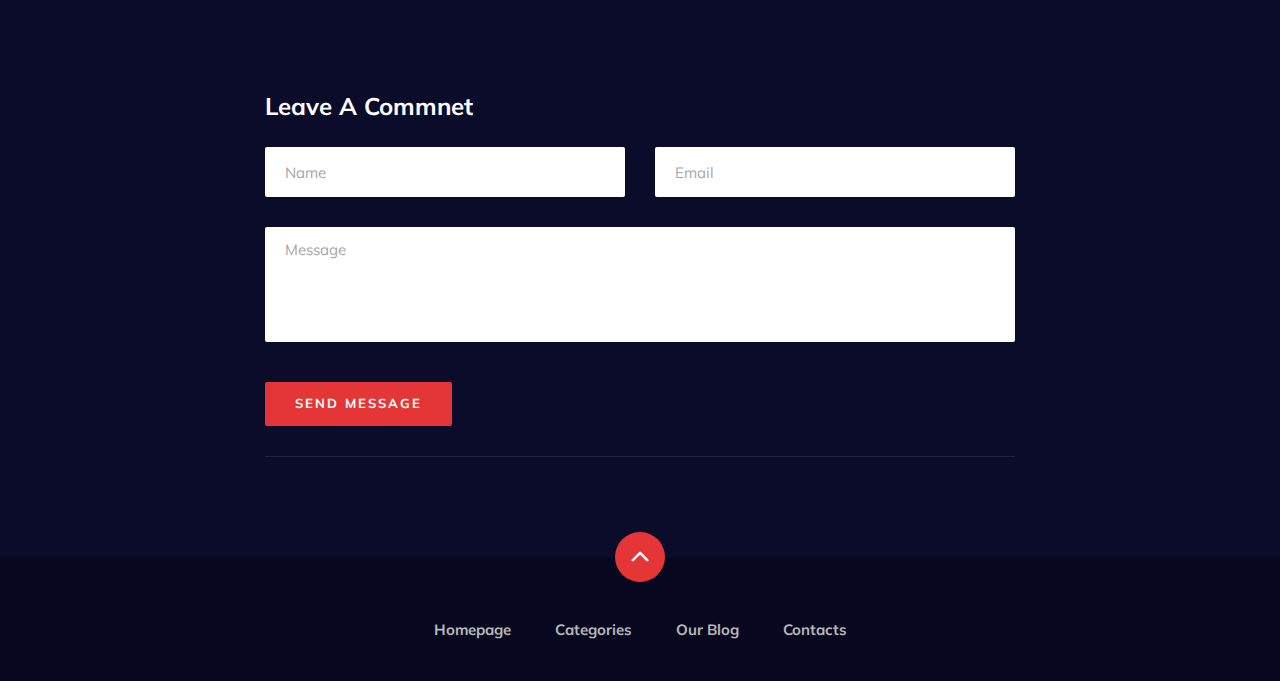
<file: Game synopsis.html>
<!DOCTYPE html>
<html lang="zxx">

<head>
    <meta charset="UTF-8">
    <meta name="description" content="Anime Template">
    <meta name="keywords" content="Anime, unica, creative, html">
    <meta name="viewport" content="width=device-width, initial-scale=1.0">
    <meta http-equiv="X-UA-Compatible" content="ie=edge">
    <title>X-K SYSTEM</title>

    <!-- Google Font -->
    <link href="https://fonts.googleapis.com/css2?family=Oswald:wght@300;400;500;600;700&display=swap" rel="stylesheet">
    <link href="https://fonts.googleapis.com/css2?family=Mulish:wght@300;400;500;600;700;800;900&display=swap"
    rel="stylesheet">

    <!-- Css Styles -->
    <link rel="stylesheet" href="css/bootstrap.min.css" type="text/css">
    <link rel="stylesheet" href="css/font-awesome.min.css" type="text/css">
    <link rel="stylesheet" href="css/elegant-icons.css" type="text/css">
    <link rel="stylesheet" href="css/plyr.css" type="text/css">
    <link rel="stylesheet" href="css/nice-select.css" type="text/css">
    <link rel="stylesheet" href="css/owl.carousel.min.css" type="text/css">
    <link rel="stylesheet" href="css/slicknav.min.css" type="text/css">
    <link rel="stylesheet" href="css/style.css" type="text/css">
</head>

<body>
    <!-- Page Preloder -->
    <div id="preloder">
        <div class="loader"></div>
    </div>

    <!-- Header Section Begin -->
    <header class="header">
        <div class="container">
            <div class="row">
                <div class="col-lg-2">
                    <div class="header__logo">
                        <a href="./index.html">
                        </a>
                    </div>
                </div>
                <div class="col-lg-8">
                    <div class="header__nav">
                        <nav class="header__menu mobile-menu">
                            <ul>
                                <li><a href="./index.html">Homepage</a></li>
                                <li><a href="./categories.html">Categories <span class="arrow_carrot-down"></span></a>
                                    <ul class="dropdown">
                                        <li><a href="./categories.html">Categories</a></li>
                                        <li><a href="./anime-details.html">Game Details</a></li>
                                        <li><a href="./anime-watching.html">Gameplay</a></li>
                                        <li><a href="./blog-details.html">Console Details</a></li>
                                        <li><a href="./signup.html">Sign Up</a></li>
                                        <li><a href="./login.html">Login</a></li>
                                    </ul>
                                </li>
                                <li class="active"><a href="./blog.html">Our Blog</a></li>
                                <li><a href="#">Contacts</a></li>
                            </ul>
                        </nav>
                    </div>
                </div>
                <div class="col-lg-2">
                    <div class="header__right">
                        <a href="#" class="search-switch"><span class="icon_search"></span></a>
                        <a href="./login.html"><span class="icon_profile"></span></a>
                    </div>
                </div>
            </div>
            <div id="mobile-menu-wrap"></div>
        </div>
    </header>
    <!-- Header End -->

    <!-- Blog Details Section Begin -->
    <section class="blog-details spad">
        <div class="container">
            <div class="row d-flex justify-content-center">
                <div class="col-lg-8">
                    <div class="blog__details__title">
                        <h6>Action, Magic <span>-Jan 16, 2023</span></h6>
                        <h2>Games for Beginners: Here are games you need to play in 2023</h2>
                        <div class="blog__details__social">
                            <a href="#" class="facebook"><i class="fa fa-facebook-square"></i> Facebook</a>
                            <a href="#" class="pinterest"><i class="fa fa-pinterest"></i> Pinterest</a>
                            <a href="#" class="linkedin"><i class="fa fa-linkedin-square"></i> Linkedin</a>
                            <a href="#" class="twitter"><i class="fa fa-twitter-square"></i> Twitter</a>
                        </div>
                    </div>
                </div>
                <div class="col-lg-12">
                    <div class="blog__details__pic">
                    </div>
                </div>
                <div class="col-lg-8">
                    <div class="blog__details__content">
                        <div class="blog__details__text">
                            <p>As a result the last couple of eps haven’t been super exciting for me, because they’ve
                                been more like settling into a familiar and comfortable routine.  We’re seeing character
                                growth here but it’s subtle (apart from Shouyou, arguably).  I mean, Tobio being an
                                asshole is nothing new – it’s kind of the foundation of his entire character arc. 
                                Confronting whether his being an asshole is a problem for the Crows this directly is a
                                bit of an evolution, and probably an overdue one at that, but the overall dynamic with
                            Kageyama is basically unchanged.</p>
                        </div>
                        <div class="blog__details__item__text">
                            <h4>Tobio-Nishinoya showdown:</h4>
                            <img src="img/blog/details/bd-item-1.jpg" alt="">
                            <p>In Japan the idea of a first-year speaking to a senior the way Kageyama did to Asahi is a
                                lot more shocking than it would be in the West, but Tobio calling out teammates in
                                genuinely rude fashion in the middle of a match is what got him isolated in the first
                                place.  It’s better for the Crows to sort this out in practice matches than the real
                                deal, but this is really on Tobio – he has to figure out how to co-exist with others in
                            a team environment.</p>
                        </div>
                        <div class="blog__details__item__text">
                            <h4>Nanatsu no Taizai: Kamigami No Gekirin</h4>
                            <img src="img/blog/details/bd-item-2.jpg" alt="">
                            <p>In Japan the idea of a first-year speaking to a senior the way Kageyama did to Asahi is a
                                lot more shocking than it would be in the West, but Tobio calling out teammates in
                                genuinely rude fashion in the middle of a match is what got him isolated in the first
                                place.  It’s better for the Crows to sort this out in practice matches than the real
                                deal, but this is really on Tobio – he has to figure out how to co-exist with others in
                            a team environment.</p>
                        </div>
                        <div class="blog__details__item__text">
                            <h4>ID:Ianvaded:</h4>
                            <img src="img/blog/details/bd-item-3.jpg" alt="">
                            <p>In Japan the idea of a first-year speaking to a senior the way Kageyama did to Asahi is a
                                lot more shocking than it would be in the West, but Tobio calling out teammates in
                                genuinely rude fashion in the middle of a match is what got him isolated in the first
                                place.  It’s better for the Crows to sort this out in practice matches than the real
                                deal, but this is really on Tobio – he has to figure out how to co-exist with others in
                            a team environment.</p>
                        </div>
                        <div class="blog__details__tags">
                            <a href="#">Healthfood</a>
                            <a href="#">Sport</a>
                            <a href="#">Game</a>
                        </div>
                        <div class="blog__details__btns">
                            <div class="row">
                                <div class="col-lg-6">
                                    <div class="blog__details__btns__item">
                                        <h5><a href="#"><span class="arrow_left"></span> Building a Better LiA...</a>
                                        </h5>
                                    </div>
                                </div>
                                <div class="col-lg-6">
                                    <div class="blog__details__btns__item next__btn">
                                        <h5><a href="#">Mugen no Juunin: Immortal – 21 <span
                                            class="arrow_right"></span></a></h5>
                                        </div>
                                    </div>
                                </div>
                            </div>
                            <div class="blog__details__comment">
                                <h4>3 Comments</h4>
                                <div class="blog__details__comment__item">
                                    <div class="blog__details__comment__item__pic">
                                    </div>
                                    <div class="blog__details__comment__item__text">
                                        
                                    </div>
                                </div>
                                <div class="blog__details__comment__item blog__details__comment__item--reply">
                                    <div class="blog__details__comment__item__pic">
                                    </div>
                                    <div class="blog__details__comment__item__text">
                                        
                                    </div>
                                </div>
                                <div class="blog__details__comment__item">
                                    <div class="blog__details__comment__item__pic">
                                    <div class="blog__details__comment__item__text">
                                        
                                    </div>
                                </div>
                            </div>
                            <div class="blog__details__form">
                                <h4>Leave A Commnet</h4>
                                <form action="#">
                                    <div class="row">
                                        <div class="col-lg-6 col-md-6 col-sm-6">
                                            <input type="text" placeholder="Name">
                                        </div>
                                        <div class="col-lg-6 col-md-6 col-sm-6">
                                            <input type="text" placeholder="Email">
                                        </div>
                                        <div class="col-lg-12">
                                            <textarea placeholder="Message"></textarea>
                                            <button type="submit" class="site-btn">Send Message</button>
                                        </div>
                                    </div>
                                </form>
                            </div>
                        </div>
                    </div>
                </div>
            </div>
        </section>
        <!-- Blog Details Section End -->

        <!-- Footer Section Begin -->
        <footer class="footer">
            <div class="page-up">
                <a href="#" id="scrollToTopButton"><span class="arrow_carrot-up"></span></a>
            </div>
            <div class="container">
                <div class="row">
                    <div class="col-lg-3">
                        <div class="footer__logo">
                        </div>
                    </div>
                    <div class="col-lg-6">
                        <div class="footer__nav">
                            <ul>
                                <li class="active"><a href="./index.html">Homepage</a></li>
                                <li><a href="./categories.html">Categories</a></li>
                                <li><a href="./blog.html">Our Blog</a></li>
                                <li><a href="#">Contacts</a></li>
                            </ul>
                        </div>
                    </div>
                    <div class="col-lg-3">
                      </div>
                  </div>
              </div>
          </footer>
          <!-- Footer Section End -->

          <!-- Search model Begin -->
          <div class="search-model">
            <div class="h-100 d-flex align-items-center justify-content-center">
                <div class="search-close-switch"><i class="icon_close"></i></div>
                <form class="search-model-form">
                    <input type="text" id="search-input" placeholder="Search here.....">
                </form>
            </div>
        </div>
        <!-- Search model end -->

        <!-- Js Plugins -->
        <script src="js/jquery-3.3.1.min.js"></script>
        <script src="js/bootstrap.min.js"></script>
        <script src="js/player.js"></script>
        <script src="js/jquery.nice-select.min.js"></script>
        <script src="js/mixitup.min.js"></script>
        <script src="js/jquery.slicknav.js"></script>
        <script src="js/owl.carousel.min.js"></script>
        <script src="js/main.js"></script>

    </body>

    </html>
</file>
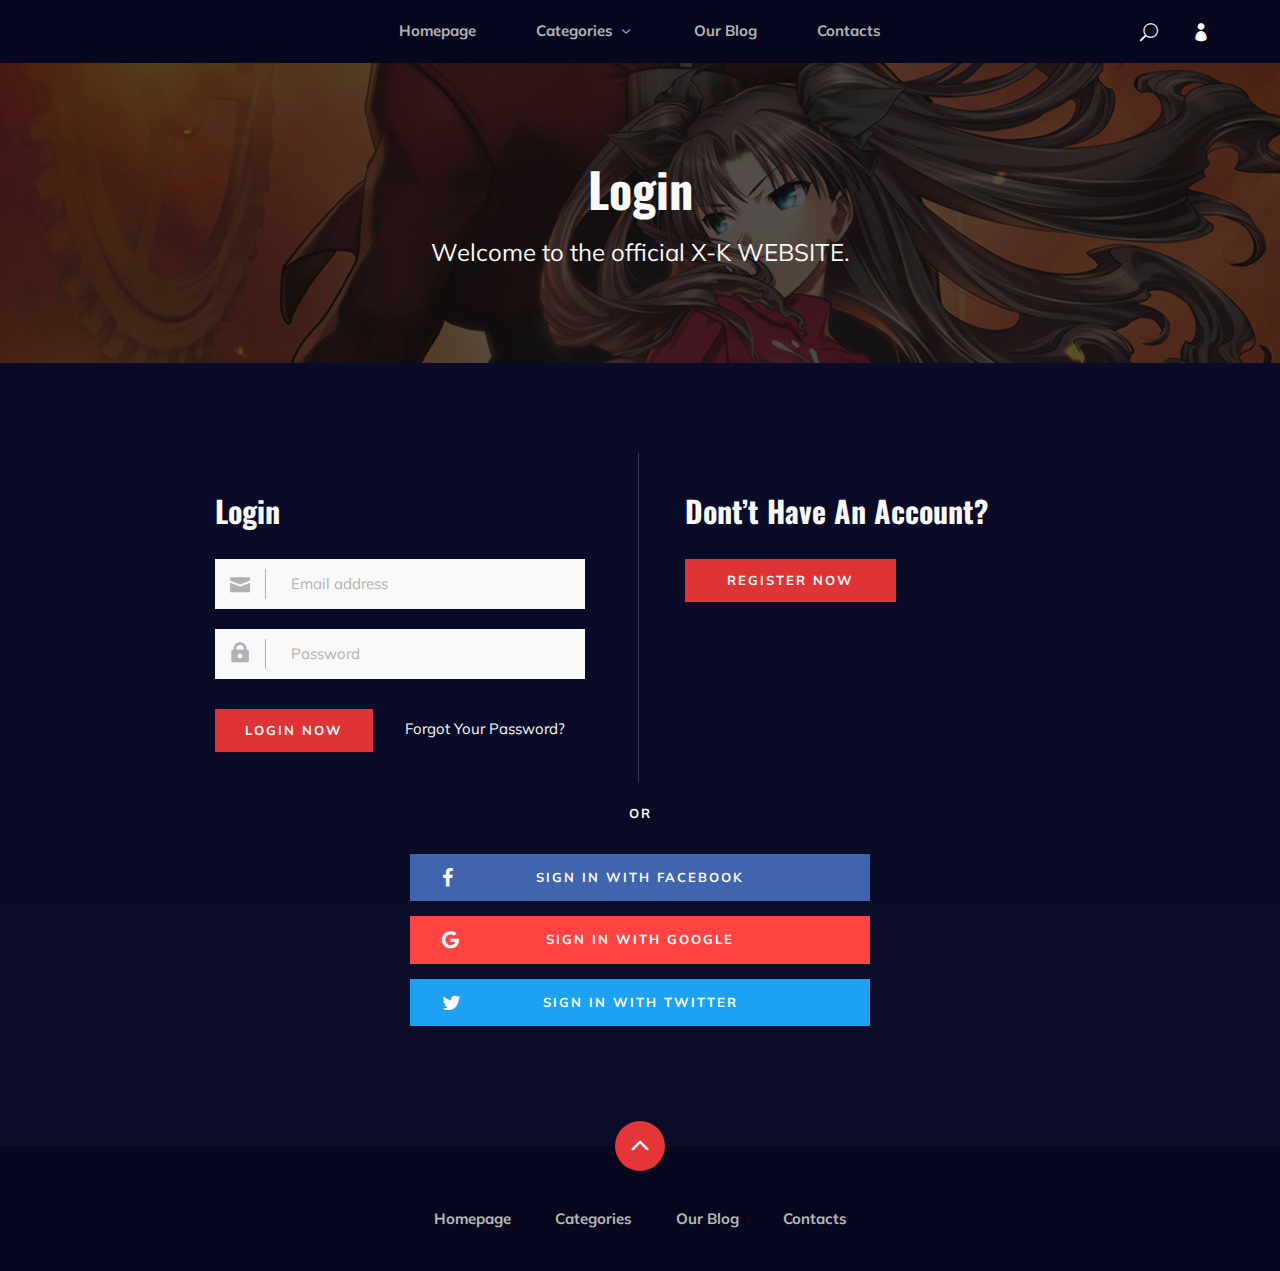
<file: login.html>
<!DOCTYPE html>
<html lang="zxx">

<head>
    <meta charset="UTF-8">
    <meta name="viewport" content="width=device-width, initial-scale=1.0">
    <meta http-equiv="X-UA-Compatible" content="ie=edge">
    <title>THE X-K WEBSITE</title>

    <!-- Google Font -->
    <link href="https://fonts.googleapis.com/css2?family=Oswald:wght@300;400;500;600;700&display=swap" rel="stylesheet">
    <link href="https://fonts.googleapis.com/css2?family=Mulish:wght@300;400;500;600;700;800;900&display=swap"
    rel="stylesheet">

    <!-- Css Styles -->
    <link rel="stylesheet" href="css/bootstrap.min.css" type="text/css">
    <link rel="stylesheet" href="css/font-awesome.min.css" type="text/css">
    <link rel="stylesheet" href="css/elegant-icons.css" type="text/css">
    <link rel="stylesheet" href="css/plyr.css" type="text/css">
    <link rel="stylesheet" href="css/nice-select.css" type="text/css">
    <link rel="stylesheet" href="css/owl.carousel.min.css" type="text/css">
    <link rel="stylesheet" href="css/slicknav.min.css" type="text/css">
    <link rel="stylesheet" href="css/style.css" type="text/css">
</head>

<body>
    <!-- Page Preloder -->
    <div id="preloder">
        <div class="loader"></div>
    </div>

    <!-- Header Section Begin -->
    <header class="header">
        <div class="container">
            <div class="row">
                <div class="col-lg-2">
                    <div class="header__logo">
                        <a href="./index.html">
                        </a>
                    </div>
                </div>
                <div class="col-lg-8">
                    <div class="header__nav">
                        <nav class="header__menu mobile-menu">
                            <ul>
                                <li><a href="./index.html">Homepage</a></li>
                                <li><a href="./categories.html">Categories <span class="arrow_carrot-down"></span></a>
                                    <ul class="dropdown">
                                        <li><a href="./categories.html">Categories</a></li>
                                        <li><a href="./anime-details.html">Game Details</a></li>
                                        <li><a href="./anime-watching.html">Gameplay</a></li>
                                        <li><a href="./blog-details.html">Console Details</a></li>
                                        <li><a href="./signup.html">Sign Up</a></li>
                                        <li><a href="./login.html">Login</a></li>
                                    </ul>
                                </li>
                                <li><a href="./blog.html">Our Blog</a></li>
                                <li><a href="#">Contacts</a></li>
                            </ul>
                        </nav>
                    </div>
                </div>
                <div class="col-lg-2">
                    <div class="header__right">
                        <a href="#" class="search-switch"><span class="icon_search"></span></a>
                        <a href="./login.html"><span class="icon_profile"></span></a>
                    </div>
                </div>
            </div>
            <div id="mobile-menu-wrap"></div>
        </div>
    </header>
    <!-- Header End -->

    <!-- Normal Breadcrumb Begin -->
    <section class="normal-breadcrumb set-bg" data-setbg="img/normal-breadcrumb.jpg">
        <div class="container">
            <div class="row">
                <div class="col-lg-12 text-center">
                    <div class="normal__breadcrumb__text">
                        <h2>Login</h2>
                        <p>Welcome to the official X-K WEBSITE.</p>
                    </div>
                </div>
            </div>
        </div>
    </section>
    <!-- Normal Breadcrumb End -->

    <!-- Login Section Begin -->
    <section class="login spad">
        <div class="container">
            <div class="row">
                <div class="col-lg-6">
                    <div class="login__form">
                        <h3>Login</h3>
                        <form action="#">
                            <div class="input__item">
                                <input type="text" placeholder="Email address">
                                <span class="icon_mail"></span>
                            </div>
                            <div class="input__item">
                                <input type="text" placeholder="Password">
                                <span class="icon_lock"></span>
                            </div>
                            <button type="submit" class="site-btn">Login Now</button>
                        </form>
                        <a href="#" class="forget_pass">Forgot Your Password?</a>
                    </div>
                </div>
                <div class="col-lg-6">
                    <div class="login__register">
                        <h3>Dont’t Have An Account?</h3>
                        <a href="#" class="primary-btn">Register Now</a>
                    </div>
                </div>
            </div>
            <div class="login__social">
                <div class="row d-flex justify-content-center">
                    <div class="col-lg-6">
                        <div class="login__social__links">
                            <span>or</span>
                            <ul>
                                <li><a href="#" class="facebook"><i class="fa fa-facebook"></i> Sign in With
                                Facebook</a></li>
                                <li><a href="#" class="google"><i class="fa fa-google"></i> Sign in With Google</a></li>
                                <li><a href="#" class="twitter"><i class="fa fa-twitter"></i> Sign in With Twitter</a>
                                </li>
                            </ul>
                        </div>
                    </div>
                </div>
            </div>
        </div>
    </section>
    <!-- Login Section End -->

    <!-- Footer Section Begin -->
    <footer class="footer">
        <div class="page-up">
            <a href="#" id="scrollToTopButton"><span class="arrow_carrot-up"></span></a>
        </div>
        <div class="container">
            <div class="row">
                <div class="col-lg-3">
                    <div class="footer__logo">
                    </div>
                </div>
                <div class="col-lg-6">
                    <div class="footer__nav">
                        <ul>
                            <li class="active"><a href="./index.html">Homepage</a></li>
                            <li><a href="./categories.html">Categories</a></li>
                            <li><a href="./blog.html">Our Blog</a></li>
                            <li><a href="#">Contacts</a></li>
                        </ul>
                    </div>
                </div>
                <div class="col-lg-3">
                    
                  </div>
              </div>
          </div>
      </footer>
      <!-- Footer Section End -->

      <!-- Search model Begin -->
      <div class="search-model">
        <div class="h-100 d-flex align-items-center justify-content-center">
            <div class="search-close-switch"><i class="icon_close"></i></div>
            <form class="search-model-form">
                <input type="text" id="search-input" placeholder="Search here.....">
            </form>
        </div>
    </div>
    <!-- Search model end -->

    <!-- Js Plugins -->
    <script src="js/jquery-3.3.1.min.js"></script>
    <script src="js/bootstrap.min.js"></script>
    <script src="js/player.js"></script>
    <script src="js/jquery.nice-select.min.js"></script>
    <script src="js/mixitup.min.js"></script>
    <script src="js/jquery.slicknav.js"></script>
    <script src="js/owl.carousel.min.js"></script>
    <script src="js/main.js"></script>


</body>

</html>
</file>
<file: css/elegant-icons.css>
@font-face {
	font-family: 'ElegantIcons';
	src:url('../fonts/ElegantIcons.eot');
	src:url('../fonts/ElegantIcons.eot?#iefix') format('embedded-opentype'),
		url('../fonts/ElegantIcons.woff') format('woff'),
		url('../fonts/ElegantIcons.ttf') format('truetype'),
		url('../fonts/ElegantIcons.svg#ElegantIcons') format('svg');
	font-weight: normal;
	font-style: normal;
}

/* Use the following CSS code if you want to use data attributes for inserting your icons */
[data-icon]:before {
	font-family: 'ElegantIcons';
	content: attr(data-icon);
	speak: none;
	font-weight: normal;
	font-variant: normal;
	text-transform: none;
	line-height: 1;
	-webkit-font-smoothing: antialiased;
	-moz-osx-font-smoothing: grayscale;
}

/* Use the following CSS code if you want to have a class per icon */
/*
Instead of a list of all class selectors,
you can use the generic selector below, but it's slower:
[class*="your-class-prefix"] {
*/
.arrow_up, .arrow_down, .arrow_left, .arrow_right, .arrow_left-up, .arrow_right-up, .arrow_right-down, .arrow_left-down, .arrow-up-down, .arrow_up-down_alt, .arrow_left-right_alt, .arrow_left-right, .arrow_expand_alt2, .arrow_expand_alt, .arrow_condense, .arrow_expand, .arrow_move, .arrow_carrot-up, .arrow_carrot-down, .arrow_carrot-left, .arrow_carrot-right, .arrow_carrot-2up, .arrow_carrot-2down, .arrow_carrot-2left, .arrow_carrot-2right, .arrow_carrot-up_alt2, .arrow_carrot-down_alt2, .arrow_carrot-left_alt2, .arrow_carrot-right_alt2, .arrow_carrot-2up_alt2, .arrow_carrot-2down_alt2, .arrow_carrot-2left_alt2, .arrow_carrot-2right_alt2, .arrow_triangle-up, .arrow_triangle-down, .arrow_triangle-left, .arrow_triangle-right, .arrow_triangle-up_alt2, .arrow_triangle-down_alt2, .arrow_triangle-left_alt2, .arrow_triangle-right_alt2, .arrow_back, .icon_minus-06, .icon_plus, .icon_close, .icon_check, .icon_minus_alt2, .icon_plus_alt2, .icon_close_alt2, .icon_check_alt2, .icon_zoom-out_alt, .icon_zoom-in_alt, .icon_search, .icon_box-empty, .icon_box-selected, .icon_minus-box, .icon_plus-box, .icon_box-checked, .icon_circle-empty, .icon_circle-slelected, .icon_stop_alt2, .icon_stop, .icon_pause_alt2, .icon_pause, .icon_menu, .icon_menu-square_alt2, .icon_menu-circle_alt2, .icon_ul, .icon_ol, .icon_adjust-horiz, .icon_adjust-vert, .icon_document_alt, .icon_documents_alt, .icon_pencil, .icon_pencil-edit_alt, .icon_pencil-edit, .icon_folder-alt, .icon_folder-open_alt, .icon_folder-add_alt, .icon_info_alt, .icon_error-oct_alt, .icon_error-circle_alt, .icon_error-triangle_alt, .icon_question_alt2, .icon_question, .icon_comment_alt, .icon_chat_alt, .icon_vol-mute_alt, .icon_volume-low_alt, .icon_volume-high_alt, .icon_quotations, .icon_quotations_alt2, .icon_clock_alt, .icon_lock_alt, .icon_lock-open_alt, .icon_key_alt, .icon_cloud_alt, .icon_cloud-upload_alt, .icon_cloud-download_alt, .icon_image, .icon_images, .icon_lightbulb_alt, .icon_gift_alt, .icon_house_alt, .icon_genius, .icon_mobile, .icon_tablet, .icon_laptop, .icon_desktop, .icon_camera_alt, .icon_mail_alt, .icon_cone_alt, .icon_ribbon_alt, .icon_bag_alt, .icon_creditcard, .icon_cart_alt, .icon_paperclip, .icon_tag_alt, .icon_tags_alt, .icon_trash_alt, .icon_cursor_alt, .icon_mic_alt, .icon_compass_alt, .icon_pin_alt, .icon_pushpin_alt, .icon_map_alt, .icon_drawer_alt, .icon_toolbox_alt, .icon_book_alt, .icon_calendar, .icon_film, .icon_table, .icon_contacts_alt, .icon_headphones, .icon_lifesaver, .icon_piechart, .icon_refresh, .icon_link_alt, .icon_link, .icon_loading, .icon_blocked, .icon_archive_alt, .icon_heart_alt, .icon_star_alt, .icon_star-half_alt, .icon_star, .icon_star-half, .icon_tools, .icon_tool, .icon_cog, .icon_cogs, .arrow_up_alt, .arrow_down_alt, .arrow_left_alt, .arrow_right_alt, .arrow_left-up_alt, .arrow_right-up_alt, .arrow_right-down_alt, .arrow_left-down_alt, .arrow_condense_alt, .arrow_expand_alt3, .arrow_carrot_up_alt, .arrow_carrot-down_alt, .arrow_carrot-left_alt, .arrow_carrot-right_alt, .arrow_carrot-2up_alt, .arrow_carrot-2dwnn_alt, .arrow_carrot-2left_alt, .arrow_carrot-2right_alt, .arrow_triangle-up_alt, .arrow_triangle-down_alt, .arrow_triangle-left_alt, .arrow_triangle-right_alt, .icon_minus_alt, .icon_plus_alt, .icon_close_alt, .icon_check_alt, .icon_zoom-out, .icon_zoom-in, .icon_stop_alt, .icon_menu-square_alt, .icon_menu-circle_alt, .icon_document, .icon_documents, .icon_pencil_alt, .icon_folder, .icon_folder-open, .icon_folder-add, .icon_folder_upload, .icon_folder_download, .icon_info, .icon_error-circle, .icon_error-oct, .icon_error-triangle, .icon_question_alt, .icon_comment, .icon_chat, .icon_vol-mute, .icon_volume-low, .icon_volume-high, .icon_quotations_alt, .icon_clock, .icon_lock, .icon_lock-open, .icon_key, .icon_cloud, .icon_cloud-upload, .icon_cloud-download, .icon_lightbulb, .icon_gift, .icon_house, .icon_camera, .icon_mail, .icon_cone, .icon_ribbon, .icon_bag, .icon_cart, .icon_tag, .icon_tags, .icon_trash, .icon_cursor, .icon_mic, .icon_compass, .icon_pin, .icon_pushpin, .icon_map, .icon_drawer, .icon_toolbox, .icon_book, .icon_contacts, .icon_archive, .icon_heart, .icon_profile, .icon_group, .icon_grid-2x2, .icon_grid-3x3, .icon_music, .icon_pause_alt, .icon_phone, .icon_upload, .icon_download, .social_facebook, .social_twitter, .social_pinterest, .social_googleplus, .social_tumblr, .social_tumbleupon, .social_wordpress, .social_instagram, .social_dribbble, .social_vimeo, .social_linkedin, .social_rss, .social_deviantart, .social_share, .social_myspace, .social_skype, .social_youtube, .social_picassa, .social_googledrive, .social_flickr, .social_blogger, .social_spotify, .social_delicious, .social_facebook_circle, .social_twitter_circle, .social_pinterest_circle, .social_googleplus_circle, .social_tumblr_circle, .social_stumbleupon_circle, .social_wordpress_circle, .social_instagram_circle, .social_dribbble_circle, .social_vimeo_circle, .social_linkedin_circle, .social_rss_circle, .social_deviantart_circle, .social_share_circle, .social_myspace_circle, .social_skype_circle, .social_youtube_circle, .social_picassa_circle, .social_googledrive_alt2, .social_flickr_circle, .social_blogger_circle, .social_spotify_circle, .social_delicious_circle, .social_facebook_square, .social_twitter_square, .social_pinterest_square, .social_googleplus_square, .social_tumblr_square, .social_stumbleupon_square, .social_wordpress_square, .social_instagram_square, .social_dribbble_square, .social_vimeo_square, .social_linkedin_square, .social_rss_square, .social_deviantart_square, .social_share_square, .social_myspace_square, .social_skype_square, .social_youtube_square, .social_picassa_square, .social_googledrive_square, .social_flickr_square, .social_blogger_square, .social_spotify_square, .social_delicious_square, .icon_printer, .icon_calulator, .icon_building, .icon_floppy, .icon_drive, .icon_search-2, .icon_id, .icon_id-2, .icon_puzzle, .icon_like, .icon_dislike, .icon_mug, .icon_currency, .icon_wallet, .icon_pens, .icon_easel, .icon_flowchart, .icon_datareport, .icon_briefcase, .icon_shield, .icon_percent, .icon_globe, .icon_globe-2, .icon_target, .icon_hourglass, .icon_balance, .icon_rook, .icon_printer-alt, .icon_calculator_alt, .icon_building_alt, .icon_floppy_alt, .icon_drive_alt, .icon_search_alt, .icon_id_alt, .icon_id-2_alt, .icon_puzzle_alt, .icon_like_alt, .icon_dislike_alt, .icon_mug_alt, .icon_currency_alt, .icon_wallet_alt, .icon_pens_alt, .icon_easel_alt, .icon_flowchart_alt, .icon_datareport_alt, .icon_briefcase_alt, .icon_shield_alt, .icon_percent_alt, .icon_globe_alt, .icon_clipboard {
	font-family: 'ElegantIcons';
	speak: none;
	font-style: normal;
	font-weight: normal;
	font-variant: normal;
	text-transform: none;
	line-height: 1;
	-webkit-font-smoothing: antialiased;
}
.arrow_up:before {
	content: "\21";
}
.arrow_down:before {
	content: "\22";
}
.arrow_left:before {
	content: "\23";
}
.arrow_right:before {
	content: "\24";
}
.arrow_left-up:before {
	content: "\25";
}
.arrow_right-up:before {
	content: "\26";
}
.arrow_right-down:before {
	content: "\27";
}
.arrow_left-down:before {
	content: "\28";
}
.arrow-up-down:before {
	content: "\29";
}
.arrow_up-down_alt:before {
	content: "\2a";
}
.arrow_left-right_alt:before {
	content: "\2b";
}
.arrow_left-right:before {
	content: "\2c";
}
.arrow_expand_alt2:before {
	content: "\2d";
}
.arrow_expand_alt:before {
	content: "\2e";
}
.arrow_condense:before {
	content: "\2f";
}
.arrow_expand:before {
	content: "\30";
}
.arrow_move:before {
	content: "\31";
}
.arrow_carrot-up:before {
	content: "\32";
}
.arrow_carrot-down:before {
	content: "\33";
}
.arrow_carrot-left:before {
	content: "\34";
}
.arrow_carrot-right:before {
	content: "\35";
}
.arrow_carrot-2up:before {
	content: "\36";
}
.arrow_carrot-2down:before {
	content: "\37";
}
.arrow_carrot-2left:before {
	content: "\38";
}
.arrow_carrot-2right:before {
	content: "\39";
}
.arrow_carrot-up_alt2:before {
	content: "\3a";
}
.arrow_carrot-down_alt2:before {
	content: "\3b";
}
.arrow_carrot-left_alt2:before {
	content: "\3c";
}
.arrow_carrot-right_alt2:before {
	content: "\3d";
}
.arrow_carrot-2up_alt2:before {
	content: "\3e";
}
.arrow_carrot-2down_alt2:before {
	content: "\3f";
}
.arrow_carrot-2left_alt2:before {
	content: "\40";
}
.arrow_carrot-2right_alt2:before {
	content: "\41";
}
.arrow_triangle-up:before {
	content: "\42";
}
.arrow_triangle-down:before {
	content: "\43";
}
.arrow_triangle-left:before {
	content: "\44";
}
.arrow_triangle-right:before {
	content: "\45";
}
.arrow_triangle-up_alt2:before {
	content: "\46";
}
.arrow_triangle-down_alt2:before {
	content: "\47";
}
.arrow_triangle-left_alt2:before {
	content: "\48";
}
.arrow_triangle-right_alt2:before {
	content: "\49";
}
.arrow_back:before {
	content: "\4a";
}
.icon_minus-06:before {
	content: "\4b";
}
.icon_plus:before {
	content: "\4c";
}
.icon_close:before {
	content: "\4d";
}
.icon_check:before {
	content: "\4e";
}
.icon_minus_alt2:before {
	content: "\4f";
}
.icon_plus_alt2:before {
	content: "\50";
}
.icon_close_alt2:before {
	content: "\51";
}
.icon_check_alt2:before {
	content: "\52";
}
.icon_zoom-out_alt:before {
	content: "\53";
}
.icon_zoom-in_alt:before {
	content: "\54";
}
.icon_search:before {
	content: "\55";
}
.icon_box-empty:before {
	content: "\56";
}
.icon_box-selected:before {
	content: "\57";
}
.icon_minus-box:before {
	content: "\58";
}
.icon_plus-box:before {
	content: "\59";
}
.icon_box-checked:before {
	content: "\5a";
}
.icon_circle-empty:before {
	content: "\5b";
}
.icon_circle-slelected:before {
	content: "\5c";
}
.icon_stop_alt2:before {
	content: "\5d";
}
.icon_stop:before {
	content: "\5e";
}
.icon_pause_alt2:before {
	content: "\5f";
}
.icon_pause:before {
	content: "\60";
}
.icon_menu:before {
	content: "\61";
}
.icon_menu-square_alt2:before {
	content: "\62";
}
.icon_menu-circle_alt2:before {
	content: "\63";
}
.icon_ul:before {
	content: "\64";
}
.icon_ol:before {
	content: "\65";
}
.icon_adjust-horiz:before {
	content: "\66";
}
.icon_adjust-vert:before {
	content: "\67";
}
.icon_document_alt:before {
	content: "\68";
}
.icon_documents_alt:before {
	content: "\69";
}
.icon_pencil:before {
	content: "\6a";
}
.icon_pencil-edit_alt:before {
	content: "\6b";
}
.icon_pencil-edit:before {
	content: "\6c";
}
.icon_folder-alt:before {
	content: "\6d";
}
.icon_folder-open_alt:before {
	content: "\6e";
}
.icon_folder-add_alt:before {
	content: "\6f";
}
.icon_info_alt:before {
	content: "\70";
}
.icon_error-oct_alt:before {
	content: "\71";
}
.icon_error-circle_alt:before {
	content: "\72";
}
.icon_error-triangle_alt:before {
	content: "\73";
}
.icon_question_alt2:before {
	content: "\74";
}
.icon_question:before {
	content: "\75";
}
.icon_comment_alt:before {
	content: "\76";
}
.icon_chat_alt:before {
	content: "\77";
}
.icon_vol-mute_alt:before {
	content: "\78";
}
.icon_volume-low_alt:before {
	content: "\79";
}
.icon_volume-high_alt:before {
	content: "\7a";
}
.icon_quotations:before {
	content: "\7b";
}
.icon_quotations_alt2:before {
	content: "\7c";
}
.icon_clock_alt:before {
	content: "\7d";
}
.icon_lock_alt:before {
	content: "\7e";
}
.icon_lock-open_alt:before {
	content: "\e000";
}
.icon_key_alt:before {
	content: "\e001";
}
.icon_cloud_alt:before {
	content: "\e002";
}
.icon_cloud-upload_alt:before {
	content: "\e003";
}
.icon_cloud-download_alt:before {
	content: "\e004";
}
.icon_image:before {
	content: "\e005";
}
.icon_images:before {
	content: "\e006";
}
.icon_lightbulb_alt:before {
	content: "\e007";
}
.icon_gift_alt:before {
	content: "\e008";
}
.icon_house_alt:before {
	content: "\e009";
}
.icon_genius:before {
	content: "\e00a";
}
.icon_mobile:before {
	content: "\e00b";
}
.icon_tablet:before {
	content: "\e00c";
}
.icon_laptop:before {
	content: "\e00d";
}
.icon_desktop:before {
	content: "\e00e";
}
.icon_camera_alt:before {
	content: "\e00f";
}
.icon_mail_alt:before {
	content: "\e010";
}
.icon_cone_alt:before {
	content: "\e011";
}
.icon_ribbon_alt:before {
	content: "\e012";
}
.icon_bag_alt:before {
	content: "\e013";
}
.icon_creditcard:before {
	content: "\e014";
}
.icon_cart_alt:before {
	content: "\e015";
}
.icon_paperclip:before {
	content: "\e016";
}
.icon_tag_alt:before {
	content: "\e017";
}
.icon_tags_alt:before {
	content: "\e018";
}
.icon_trash_alt:before {
	content: "\e019";
}
.icon_cursor_alt:before {
	content: "\e01a";
}
.icon_mic_alt:before {
	content: "\e01b";
}
.icon_compass_alt:before {
	content: "\e01c";
}
.icon_pin_alt:before {
	content: "\e01d";
}
.icon_pushpin_alt:before {
	content: "\e01e";
}
.icon_map_alt:before {
	content: "\e01f";
}
.icon_drawer_alt:before {
	content: "\e020";
}
.icon_toolbox_alt:before {
	content: "\e021";
}
.icon_book_alt:before {
	content: "\e022";
}
.icon_calendar:before {
	content: "\e023";
}
.icon_film:before {
	content: "\e024";
}
.icon_table:before {
	content: "\e025";
}
.icon_contacts_alt:before {
	content: "\e026";
}
.icon_headphones:before {
	content: "\e027";
}
.icon_lifesaver:before {
	content: "\e028";
}
.icon_piechart:before {
	content: "\e029";
}
.icon_refresh:before {
	content: "\e02a";
}
.icon_link_alt:before {
	content: "\e02b";
}
.icon_link:before {
	content: "\e02c";
}
.icon_loading:before {
	content: "\e02d";
}
.icon_blocked:before {
	content: "\e02e";
}
.icon_archive_alt:before {
	content: "\e02f";
}
.icon_heart_alt:before {
	content: "\e030";
}
.icon_star_alt:before {
	content: "\e031";
}
.icon_star-half_alt:before {
	content: "\e032";
}
.icon_star:before {
	content: "\e033";
}
.icon_star-half:before {
	content: "\e034";
}
.icon_tools:before {
	content: "\e035";
}
.icon_tool:before {
	content: "\e036";
}
.icon_cog:before {
	content: "\e037";
}
.icon_cogs:before {
	content: "\e038";
}
.arrow_up_alt:before {
	content: "\e039";
}
.arrow_down_alt:before {
	content: "\e03a";
}
.arrow_left_alt:before {
	content: "\e03b";
}
.arrow_right_alt:before {
	content: "\e03c";
}
.arrow_left-up_alt:before {
	content: "\e03d";
}
.arrow_right-up_alt:before {
	content: "\e03e";
}
.arrow_right-down_alt:before {
	content: "\e03f";
}
.arrow_left-down_alt:before {
	content: "\e040";
}
.arrow_condense_alt:before {
	content: "\e041";
}
.arrow_expand_alt3:before {
	content: "\e042";
}
.arrow_carrot_up_alt:before {
	content: "\e043";
}
.arrow_carrot-down_alt:before {
	content: "\e044";
}
.arrow_carrot-left_alt:before {
	content: "\e045";
}
.arrow_carrot-right_alt:before {
	content: "\e046";
}
.arrow_carrot-2up_alt:before {
	content: "\e047";
}
.arrow_carrot-2dwnn_alt:before {
	content: "\e048";
}
.arrow_carrot-2left_alt:before {
	content: "\e049";
}
.arrow_carrot-2right_alt:before {
	content: "\e04a";
}
.arrow_triangle-up_alt:before {
	content: "\e04b";
}
.arrow_triangle-down_alt:before {
	content: "\e04c";
}
.arrow_triangle-left_alt:before {
	content: "\e04d";
}
.arrow_triangle-right_alt:before {
	content: "\e04e";
}
.icon_minus_alt:before {
	content: "\e04f";
}
.icon_plus_alt:before {
	content: "\e050";
}
.icon_close_alt:before {
	content: "\e051";
}
.icon_check_alt:before {
	content: "\e052";
}
.icon_zoom-out:before {
	content: "\e053";
}
.icon_zoom-in:before {
	content: "\e054";
}
.icon_stop_alt:before {
	content: "\e055";
}
.icon_menu-square_alt:before {
	content: "\e056";
}
.icon_menu-circle_alt:before {
	content: "\e057";
}
.icon_document:before {
	content: "\e058";
}
.icon_documents:before {
	content: "\e059";
}
.icon_pencil_alt:before {
	content: "\e05a";
}
.icon_folder:before {
	content: "\e05b";
}
.icon_folder-open:before {
	content: "\e05c";
}
.icon_folder-add:before {
	content: "\e05d";
}
.icon_folder_upload:before {
	content: "\e05e";
}
.icon_folder_download:before {
	content: "\e05f";
}
.icon_info:before {
	content: "\e060";
}
.icon_error-circle:before {
	content: "\e061";
}
.icon_error-oct:before {
	content: "\e062";
}
.icon_error-triangle:before {
	content: "\e063";
}
.icon_question_alt:before {
	content: "\e064";
}
.icon_comment:before {
	content: "\e065";
}
.icon_chat:before {
	content: "\e066";
}
.icon_vol-mute:before {
	content: "\e067";
}
.icon_volume-low:before {
	content: "\e068";
}
.icon_volume-high:before {
	content: "\e069";
}
.icon_quotations_alt:before {
	content: "\e06a";
}
.icon_clock:before {
	content: "\e06b";
}
.icon_lock:before {
	content: "\e06c";
}
.icon_lock-open:before {
	content: "\e06d";
}
.icon_key:before {
	content: "\e06e";
}
.icon_cloud:before {
	content: "\e06f";
}
.icon_cloud-upload:before {
	content: "\e070";
}
.icon_cloud-download:before {
	content: "\e071";
}
.icon_lightbulb:before {
	content: "\e072";
}
.icon_gift:before {
	content: "\e073";
}
.icon_house:before {
	content: "\e074";
}
.icon_camera:before {
	content: "\e075";
}
.icon_mail:before {
	content: "\e076";
}
.icon_cone:before {
	content: "\e077";
}
.icon_ribbon:before {
	content: "\e078";
}
.icon_bag:before {
	content: "\e079";
}
.icon_cart:before {
	content: "\e07a";
}
.icon_tag:before {
	content: "\e07b";
}
.icon_tags:before {
	content: "\e07c";
}
.icon_trash:before {
	content: "\e07d";
}
.icon_cursor:before {
	content: "\e07e";
}
.icon_mic:before {
	content: "\e07f";
}
.icon_compass:before {
	content: "\e080";
}
.icon_pin:before {
	content: "\e081";
}
.icon_pushpin:before {
	content: "\e082";
}
.icon_map:before {
	content: "\e083";
}
.icon_drawer:before {
	content: "\e084";
}
.icon_toolbox:before {
	content: "\e085";
}
.icon_book:before {
	content: "\e086";
}
.icon_contacts:before {
	content: "\e087";
}
.icon_archive:before {
	content: "\e088";
}
.icon_heart:before {
	content: "\e089";
}
.icon_profile:before {
	content: "\e08a";
}
.icon_group:before {
	content: "\e08b";
}
.icon_grid-2x2:before {
	content: "\e08c";
}
.icon_grid-3x3:before {
	content: "\e08d";
}
.icon_music:before {
	content: "\e08e";
}
.icon_pause_alt:before {
	content: "\e08f";
}
.icon_phone:before {
	content: "\e090";
}
.icon_upload:before {
	content: "\e091";
}
.icon_download:before {
	content: "\e092";
}
.social_facebook:before {
	content: "\e093";
}
.social_twitter:before {
	content: "\e094";
}
.social_pinterest:before {
	content: "\e095";
}
.social_googleplus:before {
	content: "\e096";
}
.social_tumblr:before {
	content: "\e097";
}
.social_tumbleupon:before {
	content: "\e098";
}
.social_wordpress:before {
	content: "\e099";
}
.social_instagram:before {
	content: "\e09a";
}
.social_dribbble:before {
	content: "\e09b";
}
.social_vimeo:before {
	content: "\e09c";
}
.social_linkedin:before {
	content: "\e09d";
}
.social_rss:before {
	content: "\e09e";
}
.social_deviantart:before {
	content: "\e09f";
}
.social_share:before {
	content: "\e0a0";
}
.social_myspace:before {
	content: "\e0a1";
}
.social_skype:before {
	content: "\e0a2";
}
.social_youtube:before {
	content: "\e0a3";
}
.social_picassa:before {
	content: "\e0a4";
}
.social_googledrive:before {
	content: "\e0a5";
}
.social_flickr:before {
	content: "\e0a6";
}
.social_blogger:before {
	content: "\e0a7";
}
.social_spotify:before {
	content: "\e0a8";
}
.social_delicious:before {
	content: "\e0a9";
}
.social_facebook_circle:before {
	content: "\e0aa";
}
.social_twitter_circle:before {
	content: "\e0ab";
}
.social_pinterest_circle:before {
	content: "\e0ac";
}
.social_googleplus_circle:before {
	content: "\e0ad";
}
.social_tumblr_circle:before {
	content: "\e0ae";
}
.social_stumbleupon_circle:before {
	content: "\e0af";
}
.social_wordpress_circle:before {
	content: "\e0b0";
}
.social_instagram_circle:before {
	content: "\e0b1";
}
.social_dribbble_circle:before {
	content: "\e0b2";
}
.social_vimeo_circle:before {
	content: "\e0b3";
}
.social_linkedin_circle:before {
	content: "\e0b4";
}
.social_rss_circle:before {
	content: "\e0b5";
}
.social_deviantart_circle:before {
	content: "\e0b6";
}
.social_share_circle:before {
	content: "\e0b7";
}
.social_myspace_circle:before {
	content: "\e0b8";
}
.social_skype_circle:before {
	content: "\e0b9";
}
.social_youtube_circle:before {
	content: "\e0ba";
}
.social_picassa_circle:before {
	content: "\e0bb";
}
.social_googledrive_alt2:before {
	content: "\e0bc";
}
.social_flickr_circle:before {
	content: "\e0bd";
}
.social_blogger_circle:before {
	content: "\e0be";
}
.social_spotify_circle:before {
	content: "\e0bf";
}
.social_delicious_circle:before {
	content: "\e0c0";
}
.social_facebook_square:before {
	content: "\e0c1";
}
.social_twitter_square:before {
	content: "\e0c2";
}
.social_pinterest_square:before {
	content: "\e0c3";
}
.social_googleplus_square:before {
	content: "\e0c4";
}
.social_tumblr_square:before {
	content: "\e0c5";
}
.social_stumbleupon_square:before {
	content: "\e0c6";
}
.social_wordpress_square:before {
	content: "\e0c7";
}
.social_instagram_square:before {
	content: "\e0c8";
}
.social_dribbble_square:before {
	content: "\e0c9";
}
.social_vimeo_square:before {
	content: "\e0ca";
}
.social_linkedin_square:before {
	content: "\e0cb";
}
.social_rss_square:before {
	content: "\e0cc";
}
.social_deviantart_square:before {
	content: "\e0cd";
}
.social_share_square:before {
	content: "\e0ce";
}
.social_myspace_square:before {
	content: "\e0cf";
}
.social_skype_square:before {
	content: "\e0d0";
}
.social_youtube_square:before {
	content: "\e0d1";
}
.social_picassa_square:before {
	content: "\e0d2";
}
.social_googledrive_square:before {
	content: "\e0d3";
}
.social_flickr_square:before {
	content: "\e0d4";
}
.social_blogger_square:before {
	content: "\e0d5";
}
.social_spotify_square:before {
	content: "\e0d6";
}
.social_delicious_square:before {
	content: "\e0d7";
}
.icon_printer:before {
	content: "\e103";
}
.icon_calulator:before {
	content: "\e0ee";
}
.icon_building:before {
	content: "\e0ef";
}
.icon_floppy:before {
	content: "\e0e8";
}
.icon_drive:before {
	content: "\e0ea";
}
.icon_search-2:before {
	content: "\e101";
}
.icon_id:before {
	content: "\e107";
}
.icon_id-2:before {
	content: "\e108";
}
.icon_puzzle:before {
	content: "\e102";
}
.icon_like:before {
	content: "\e106";
}
.icon_dislike:before {
	content: "\e0eb";
}
.icon_mug:before {
	content: "\e105";
}
.icon_currency:before {
	content: "\e0ed";
}
.icon_wallet:before {
	content: "\e100";
}
.icon_pens:before {
	content: "\e104";
}
.icon_easel:before {
	content: "\e0e9";
}
.icon_flowchart:before {
	content: "\e109";
}
.icon_datareport:before {
	content: "\e0ec";
}
.icon_briefcase:before {
	content: "\e0fe";
}
.icon_shield:before {
	content: "\e0f6";
}
.icon_percent:before {
	content: "\e0fb";
}
.icon_globe:before {
	content: "\e0e2";
}
.icon_globe-2:before {
	content: "\e0e3";
}
.icon_target:before {
	content: "\e0f5";
}
.icon_hourglass:before {
	content: "\e0e1";
}
.icon_balance:before {
	content: "\e0ff";
}
.icon_rook:before {
	content: "\e0f8";
}
.icon_printer-alt:before {
	content: "\e0fa";
}
.icon_calculator_alt:before {
	content: "\e0e7";
}
.icon_building_alt:before {
	content: "\e0fd";
}
.icon_floppy_alt:before {
	content: "\e0e4";
}
.icon_drive_alt:before {
	content: "\e0e5";
}
.icon_search_alt:before {
	content: "\e0f7";
}
.icon_id_alt:before {
	content: "\e0e0";
}
.icon_id-2_alt:before {
	content: "\e0fc";
}
.icon_puzzle_alt:before {
	content: "\e0f9";
}
.icon_like_alt:before {
	content: "\e0dd";
}
.icon_dislike_alt:before {
	content: "\e0f1";
}
.icon_mug_alt:before {
	content: "\e0dc";
}
.icon_currency_alt:before {
	content: "\e0f3";
}
.icon_wallet_alt:before {
	content: "\e0d8";
}
.icon_pens_alt:before {
	content: "\e0db";
}
.icon_easel_alt:before {
	content: "\e0f0";
}
.icon_flowchart_alt:before {
	content: "\e0df";
}
.icon_datareport_alt:before {
	content: "\e0f2";
}
.icon_briefcase_alt:before {
	content: "\e0f4";
}
.icon_shield_alt:before {
	content: "\e0d9";
}
.icon_percent_alt:before {
	content: "\e0da";
}
.icon_globe_alt:before {
	content: "\e0de";
}
.icon_clipboard:before {
	content: "\e0e6";
}


	.glyph {
		float: left;
		text-align: center;
		padding: .75em;
		margin: .4em 1.5em .75em 0;
		width: 6em;
text-shadow: none;
	}
        .glyph_big {
        font-size: 128px;
        color: #59c5dc;
        float: left;
        margin-right: 20px;
        }

        .glyph div { padding-bottom: 10px;}

	.glyph input {
		font-family: consolas, monospace;
		font-size: 12px;
		width: 100%;
		text-align: center;
		border: 0;
		box-shadow: 0 0 0 1px #ccc;
		padding: .2em;
                -moz-border-radius: 5px;
                -webkit-border-radius: 5px;
	}
	.centered {
		margin-left: auto;
		margin-right: auto;
	}
	.glyph .fs1 {
		font-size: 2em;
	}
</file>
<file: css/plyr.css>
@keyframes plyr-progress{to{background-position:25px 0;background-position:var(--plyr-progress-loading-size,25px) 0}}@keyframes plyr-popup{0%{opacity:.5;transform:translateY(10px)}to{opacity:1;transform:translateY(0)}}@keyframes plyr-fade-in{from{opacity:0}to{opacity:1}}.plyr{-moz-osx-font-smoothing:grayscale;-webkit-font-smoothing:antialiased;align-items:center;direction:ltr;display:flex;flex-direction:column;font-family:inherit;font-family:var(--plyr-font-family,inherit);font-variant-numeric:tabular-nums;font-weight:400;font-weight:var(--plyr-font-weight-regular,400);height:100%;line-height:1.7;line-height:var(--plyr-line-height,1.7);max-width:100%;min-width:200px;position:relative;text-shadow:none;transition:box-shadow .3s ease;z-index:0}.plyr audio,.plyr iframe,.plyr video{display:block;height:100%;width:100%}.plyr button{font:inherit;line-height:inherit;width:auto}.plyr:focus{outline:0}.plyr--full-ui{box-sizing:border-box}.plyr--full-ui *,.plyr--full-ui ::after,.plyr--full-ui ::before{box-sizing:inherit}.plyr--full-ui a,.plyr--full-ui button,.plyr--full-ui input,.plyr--full-ui label{touch-action:manipulation}.plyr__badge{background:#4a5464;background:var(--plyr-badge-background,#4a5464);border-radius:2px;border-radius:var(--plyr-badge-border-radius,2px);color:#fff;color:var(--plyr-badge-text-color,#fff);font-size:9px;font-size:var(--plyr-font-size-badge,9px);line-height:1;padding:3px 4px}.plyr--full-ui ::-webkit-media-text-track-container{display:none}.plyr__captions{animation:plyr-fade-in .3s ease;bottom:0;display:none;font-size:13px;font-size:var(--plyr-font-size-small,13px);left:0;padding:10px;padding:var(--plyr-control-spacing,10px);position:absolute;text-align:center;transition:transform .4s ease-in-out;width:100%}.plyr__captions span:empty{display:none}@media (min-width:480px){.plyr__captions{font-size:15px;font-size:var(--plyr-font-size-base,15px);padding:calc(10px * 2);padding:calc(var(--plyr-control-spacing,10px) * 2)}}@media (min-width:768px){.plyr__captions{font-size:18px;font-size:var(--plyr-font-size-large,18px)}}.plyr--captions-active .plyr__captions{display:block}.plyr:not(.plyr--hide-controls) .plyr__controls:not(:empty)~.plyr__captions{transform:translateY(calc(10px * -4));transform:translateY(calc(var(--plyr-control-spacing,10px) * -4))}.plyr__caption{background:rgba(0,0,0,.8);background:var(--plyr-captions-background,rgba(0,0,0,.8));border-radius:2px;-webkit-box-decoration-break:clone;box-decoration-break:clone;color:#fff;color:var(--plyr-captions-text-color,#fff);line-height:185%;padding:.2em .5em;white-space:pre-wrap}.plyr__caption div{display:inline}.plyr__control{background:0 0;border:0;border-radius:3px;border-radius:var(--plyr-control-radius,3px);color:inherit;cursor:pointer;flex-shrink:0;overflow:visible;padding:calc(10px * .7);padding:calc(var(--plyr-control-spacing,10px) * .7);position:relative;transition:all .3s ease}.plyr__control svg{display:block;fill:currentColor;height:18px;height:var(--plyr-control-icon-size,18px);pointer-events:none;width:18px;width:var(--plyr-control-icon-size,18px)}.plyr__control:focus{outline:0}.plyr__control.plyr__tab-focus{outline-color:#00b3ff;outline-color:var(--plyr-tab-focus-color,var(--plyr-color-main,var(--plyr-color-main,#00b3ff)));outline-offset:2px;outline-style:dotted;outline-width:3px}a.plyr__control{text-decoration:none}a.plyr__control::after,a.plyr__control::before{display:none}.plyr__control.plyr__control--pressed .icon--not-pressed,.plyr__control.plyr__control--pressed .label--not-pressed,.plyr__control:not(.plyr__control--pressed) .icon--pressed,.plyr__control:not(.plyr__control--pressed) .label--pressed{display:none}.plyr--full-ui ::-webkit-media-controls{display:none}.plyr__controls{align-items:center;display:flex;justify-content:flex-end;text-align:center}.plyr__controls .plyr__progress__container{flex:1;min-width:0}.plyr__controls .plyr__controls__item{margin-left:calc(10px / 4);margin-left:calc(var(--plyr-control-spacing,10px)/ 4)}.plyr__controls .plyr__controls__item:first-child{margin-left:0;margin-right:auto}.plyr__controls .plyr__controls__item.plyr__progress__container{padding-left:calc(10px / 4);padding-left:calc(var(--plyr-control-spacing,10px)/ 4)}.plyr__controls .plyr__controls__item.plyr__time{padding:0 calc(10px / 2);padding:0 calc(var(--plyr-control-spacing,10px)/ 2)}.plyr__controls .plyr__controls__item.plyr__progress__container:first-child,.plyr__controls .plyr__controls__item.plyr__time+.plyr__time,.plyr__controls .plyr__controls__item.plyr__time:first-child{padding-left:0}.plyr__controls:empty{display:none}.plyr [data-plyr=airplay],.plyr [data-plyr=captions],.plyr [data-plyr=fullscreen],.plyr [data-plyr=pip]{display:none}.plyr--airplay-supported [data-plyr=airplay],.plyr--captions-enabled [data-plyr=captions],.plyr--fullscreen-enabled [data-plyr=fullscreen],.plyr--pip-supported [data-plyr=pip]{display:inline-block}.plyr__menu{display:flex;position:relative}.plyr__menu .plyr__control svg{transition:transform .3s ease}.plyr__menu .plyr__control[aria-expanded=true] svg{transform:rotate(90deg)}.plyr__menu .plyr__control[aria-expanded=true] .plyr__tooltip{display:none}.plyr__menu__container{animation:plyr-popup .2s ease;background:rgba(255,255,255,.9);background:var(--plyr-menu-background,rgba(255,255,255,.9));border-radius:4px;bottom:100%;box-shadow:0 1px 2px rgba(0,0,0,.15);box-shadow:var(--plyr-menu-shadow,0 1px 2px rgba(0,0,0,.15));color:#4a5464;color:var(--plyr-menu-color,#4a5464);font-size:15px;font-size:var(--plyr-font-size-base,15px);margin-bottom:10px;position:absolute;right:-3px;text-align:left;white-space:nowrap;z-index:3}.plyr__menu__container>div{overflow:hidden;transition:height .35s cubic-bezier(.4,0,.2,1),width .35s cubic-bezier(.4,0,.2,1)}.plyr__menu__container::after{border:4px solid transparent;border:var(--plyr-menu-arrow-size,4px) solid transparent;border-top-color:rgba(255,255,255,.9);border-top-color:var(--plyr-menu-background,rgba(255,255,255,.9));content:'';height:0;position:absolute;right:calc(((18px / 2) + calc(10px * .7)) - (4px / 2));right:calc(((var(--plyr-control-icon-size,18px)/ 2) + calc(var(--plyr-control-spacing,10px) * .7)) - (var(--plyr-menu-arrow-size,4px)/ 2));top:100%;width:0}.plyr__menu__container [role=menu]{padding:calc(10px * .7);padding:calc(var(--plyr-control-spacing,10px) * .7)}.plyr__menu__container [role=menuitem],.plyr__menu__container [role=menuitemradio]{margin-top:2px}.plyr__menu__container [role=menuitem]:first-child,.plyr__menu__container [role=menuitemradio]:first-child{margin-top:0}.plyr__menu__container .plyr__control{align-items:center;color:#4a5464;color:var(--plyr-menu-color,#4a5464);display:flex;font-size:13px;font-size:var(--plyr-font-size-menu,var(--plyr-font-size-small,13px));padding-bottom:calc(calc(10px * .7)/ 1.5);padding-bottom:calc(calc(var(--plyr-control-spacing,10px) * .7)/ 1.5);padding-left:calc(calc(10px * .7) * 1.5);padding-left:calc(calc(var(--plyr-control-spacing,10px) * .7) * 1.5);padding-right:calc(calc(10px * .7) * 1.5);padding-right:calc(calc(var(--plyr-control-spacing,10px) * .7) * 1.5);padding-top:calc(calc(10px * .7)/ 1.5);padding-top:calc(calc(var(--plyr-control-spacing,10px) * .7)/ 1.5);-webkit-user-select:none;-ms-user-select:none;user-select:none;width:100%}.plyr__menu__container .plyr__control>span{align-items:inherit;display:flex;width:100%}.plyr__menu__container .plyr__control::after{border:4px solid transparent;border:var(--plyr-menu-item-arrow-size,4px) solid transparent;content:'';position:absolute;top:50%;transform:translateY(-50%)}.plyr__menu__container .plyr__control--forward{padding-right:calc(calc(10px * .7) * 4);padding-right:calc(calc(var(--plyr-control-spacing,10px) * .7) * 4)}.plyr__menu__container .plyr__control--forward::after{border-left-color:#728197;border-left-color:var(--plyr-menu-arrow-color,#728197);right:calc((calc(10px * .7) * 1.5) - 4px);right:calc((calc(var(--plyr-control-spacing,10px) * .7) * 1.5) - var(--plyr-menu-item-arrow-size,4px))}.plyr__menu__container .plyr__control--forward.plyr__tab-focus::after,.plyr__menu__container .plyr__control--forward:hover::after{border-left-color:currentColor}.plyr__menu__container .plyr__control--back{font-weight:400;font-weight:var(--plyr-font-weight-regular,400);margin:calc(10px * .7);margin:calc(var(--plyr-control-spacing,10px) * .7);margin-bottom:calc(calc(10px * .7)/ 2);margin-bottom:calc(calc(var(--plyr-control-spacing,10px) * .7)/ 2);padding-left:calc(calc(10px * .7) * 4);padding-left:calc(calc(var(--plyr-control-spacing,10px) * .7) * 4);position:relative;width:calc(100% - (calc(10px * .7) * 2));width:calc(100% - (calc(var(--plyr-control-spacing,10px) * .7) * 2))}.plyr__menu__container .plyr__control--back::after{border-right-color:#728197;border-right-color:var(--plyr-menu-arrow-color,#728197);left:calc((calc(10px * .7) * 1.5) - 4px);left:calc((calc(var(--plyr-control-spacing,10px) * .7) * 1.5) - var(--plyr-menu-item-arrow-size,4px))}.plyr__menu__container .plyr__control--back::before{background:#dcdfe5;background:var(--plyr-menu-back-border-color,#dcdfe5);box-shadow:0 1px 0 #fff;box-shadow:0 1px 0 var(--plyr-menu-back-border-shadow-color,#fff);content:'';height:1px;left:0;margin-top:calc(calc(10px * .7)/ 2);margin-top:calc(calc(var(--plyr-control-spacing,10px) * .7)/ 2);overflow:hidden;position:absolute;right:0;top:100%}.plyr__menu__container .plyr__control--back.plyr__tab-focus::after,.plyr__menu__container .plyr__control--back:hover::after{border-right-color:currentColor}.plyr__menu__container .plyr__control[role=menuitemradio]{padding-left:calc(10px * .7);padding-left:calc(var(--plyr-control-spacing,10px) * .7)}.plyr__menu__container .plyr__control[role=menuitemradio]::after,.plyr__menu__container .plyr__control[role=menuitemradio]::before{border-radius:100%}.plyr__menu__container .plyr__control[role=menuitemradio]::before{background:rgba(0,0,0,.1);content:'';display:block;flex-shrink:0;height:16px;margin-right:10px;margin-right:var(--plyr-control-spacing,10px);transition:all .3s ease;width:16px}.plyr__menu__container .plyr__control[role=menuitemradio]::after{background:#fff;border:0;height:6px;left:12px;opacity:0;top:50%;transform:translateY(-50%) scale(0);transition:transform .3s ease,opacity .3s ease;width:6px}.plyr__menu__container .plyr__control[role=menuitemradio][aria-checked=true]::before{background:#00b3ff;background:var(--plyr-control-toggle-checked-background,var(--plyr-color-main,var(--plyr-color-main,#00b3ff)))}.plyr__menu__container .plyr__control[role=menuitemradio][aria-checked=true]::after{opacity:1;transform:translateY(-50%) scale(1)}.plyr__menu__container .plyr__control[role=menuitemradio].plyr__tab-focus::before,.plyr__menu__container .plyr__control[role=menuitemradio]:hover::before{background:rgba(35,40,47,.1)}.plyr__menu__container .plyr__menu__value{align-items:center;display:flex;margin-left:auto;margin-right:calc((calc(10px * .7) - 2) * -1);margin-right:calc((calc(var(--plyr-control-spacing,10px) * .7) - 2) * -1);overflow:hidden;padding-left:calc(calc(10px * .7) * 3.5);padding-left:calc(calc(var(--plyr-control-spacing,10px) * .7) * 3.5);pointer-events:none}.plyr--full-ui input[type=range]{-webkit-appearance:none;background:0 0;border:0;border-radius:calc(13px * 2);border-radius:calc(var(--plyr-range-thumb-height,13px) * 2);color:#00b3ff;color:var(--plyr-range-fill-background,var(--plyr-color-main,var(--plyr-color-main,#00b3ff)));display:block;height:calc((3px * 2) + 13px);height:calc((var(--plyr-range-thumb-active-shadow-width,3px) * 2) + var(--plyr-range-thumb-height,13px));margin:0;padding:0;transition:box-shadow .3s ease;width:100%}.plyr--full-ui input[type=range]::-webkit-slider-runnable-track{background:0 0;border:0;border-radius:calc(5px / 2);border-radius:calc(var(--plyr-range-track-height,5px)/ 2);height:5px;height:var(--plyr-range-track-height,5px);-webkit-transition:box-shadow .3s ease;transition:box-shadow .3s ease;-webkit-user-select:none;user-select:none;background-image:linear-gradient(to right,currentColor 0,transparent 0);background-image:linear-gradient(to right,currentColor var(--value,0),transparent var(--value,0))}.plyr--full-ui input[type=range]::-webkit-slider-thumb{background:#fff;background:var(--plyr-range-thumb-background,#fff);border:0;border-radius:100%;box-shadow:0 1px 1px rgba(35,40,47,.15),0 0 0 1px rgba(35,40,47,.2);box-shadow:var(--plyr-range-thumb-shadow,0 1px 1px rgba(35,40,47,.15),0 0 0 1px rgba(35,40,47,.2));height:13px;height:var(--plyr-range-thumb-height,13px);position:relative;-webkit-transition:all .2s ease;transition:all .2s ease;width:13px;width:var(--plyr-range-thumb-height,13px);-webkit-appearance:none;margin-top:calc(((13px - 5px)/ 2) * -1);margin-top:calc(((var(--plyr-range-thumb-height,13px) - var(--plyr-range-track-height,5px))/ 2) * -1)}.plyr--full-ui input[type=range]::-moz-range-track{background:0 0;border:0;border-radius:calc(5px / 2);border-radius:calc(var(--plyr-range-track-height,5px)/ 2);height:5px;height:var(--plyr-range-track-height,5px);-moz-transition:box-shadow .3s ease;transition:box-shadow .3s ease;user-select:none}.plyr--full-ui input[type=range]::-moz-range-thumb{background:#fff;background:var(--plyr-range-thumb-background,#fff);border:0;border-radius:100%;box-shadow:0 1px 1px rgba(35,40,47,.15),0 0 0 1px rgba(35,40,47,.2);box-shadow:var(--plyr-range-thumb-shadow,0 1px 1px rgba(35,40,47,.15),0 0 0 1px rgba(35,40,47,.2));height:13px;height:var(--plyr-range-thumb-height,13px);position:relative;-moz-transition:all .2s ease;transition:all .2s ease;width:13px;width:var(--plyr-range-thumb-height,13px)}.plyr--full-ui input[type=range]::-moz-range-progress{background:currentColor;border-radius:calc(5px / 2);border-radius:calc(var(--plyr-range-track-height,5px)/ 2);height:5px;height:var(--plyr-range-track-height,5px)}.plyr--full-ui input[type=range]::-ms-track{background:0 0;border:0;border-radius:calc(5px / 2);border-radius:calc(var(--plyr-range-track-height,5px)/ 2);height:5px;height:var(--plyr-range-track-height,5px);-ms-transition:box-shadow .3s ease;transition:box-shadow .3s ease;-ms-user-select:none;user-select:none;color:transparent}.plyr--full-ui input[type=range]::-ms-fill-upper{background:0 0;border:0;border-radius:calc(5px / 2);border-radius:calc(var(--plyr-range-track-height,5px)/ 2);height:5px;height:var(--plyr-range-track-height,5px);-ms-transition:box-shadow .3s ease;transition:box-shadow .3s ease;-ms-user-select:none;user-select:none}.plyr--full-ui input[type=range]::-ms-fill-lower{background:0 0;border:0;border-radius:calc(5px / 2);border-radius:calc(var(--plyr-range-track-height,5px)/ 2);height:5px;height:var(--plyr-range-track-height,5px);-ms-transition:box-shadow .3s ease;transition:box-shadow .3s ease;-ms-user-select:none;user-select:none;background:currentColor}.plyr--full-ui input[type=range]::-ms-thumb{background:#fff;background:var(--plyr-range-thumb-background,#fff);border:0;border-radius:100%;box-shadow:0 1px 1px rgba(35,40,47,.15),0 0 0 1px rgba(35,40,47,.2);box-shadow:var(--plyr-range-thumb-shadow,0 1px 1px rgba(35,40,47,.15),0 0 0 1px rgba(35,40,47,.2));height:13px;height:var(--plyr-range-thumb-height,13px);position:relative;-ms-transition:all .2s ease;transition:all .2s ease;width:13px;width:var(--plyr-range-thumb-height,13px);margin-top:0}.plyr--full-ui input[type=range]::-ms-tooltip{display:none}.plyr--full-ui input[type=range]:focus{outline:0}.plyr--full-ui input[type=range]::-moz-focus-outer{border:0}.plyr--full-ui input[type=range].plyr__tab-focus::-webkit-slider-runnable-track{outline-color:#00b3ff;outline-color:var(--plyr-tab-focus-color,var(--plyr-color-main,var(--plyr-color-main,#00b3ff)));outline-offset:2px;outline-style:dotted;outline-width:3px}.plyr--full-ui input[type=range].plyr__tab-focus::-moz-range-track{outline-color:#00b3ff;outline-color:var(--plyr-tab-focus-color,var(--plyr-color-main,var(--plyr-color-main,#00b3ff)));outline-offset:2px;outline-style:dotted;outline-width:3px}.plyr--full-ui input[type=range].plyr__tab-focus::-ms-track{outline-color:#00b3ff;outline-color:var(--plyr-tab-focus-color,var(--plyr-color-main,var(--plyr-color-main,#00b3ff)));outline-offset:2px;outline-style:dotted;outline-width:3px}.plyr__poster{background-color:#000;background-position:50% 50%;background-repeat:no-repeat;background-size:contain;height:100%;left:0;opacity:0;position:absolute;top:0;transition:opacity .2s ease;width:100%;z-index:1}.plyr--stopped.plyr__poster-enabled .plyr__poster{opacity:1}.plyr__time{font-size:13px;font-size:var(--plyr-font-size-time,var(--plyr-font-size-small,13px))}.plyr__time+.plyr__time::before{content:'\2044';margin-right:10px;margin-right:var(--plyr-control-spacing,10px)}@media (max-width:calc(768px - 1)){.plyr__time+.plyr__time{display:none}}.plyr__tooltip{background:rgba(255,255,255,.9);background:var(--plyr-tooltip-background,rgba(255,255,255,.9));border-radius:3px;border-radius:var(--plyr-tooltip-radius,3px);bottom:100%;box-shadow:0 1px 2px rgba(0,0,0,.15);box-shadow:var(--plyr-tooltip-shadow,0 1px 2px rgba(0,0,0,.15));color:#4a5464;color:var(--plyr-tooltip-color,#4a5464);font-size:13px;font-size:var(--plyr-font-size-small,13px);font-weight:400;font-weight:var(--plyr-font-weight-regular,400);left:50%;line-height:1.3;margin-bottom:calc(calc(10px / 2) * 2);margin-bottom:calc(calc(var(--plyr-control-spacing,10px)/ 2) * 2);opacity:0;padding:calc(10px / 2) calc(calc(10px / 2) * 1.5);padding:calc(var(--plyr-control-spacing,10px)/ 2) calc(calc(var(--plyr-control-spacing,10px)/ 2) * 1.5);pointer-events:none;position:absolute;transform:translate(-50%,10px) scale(.8);transform-origin:50% 100%;transition:transform .2s .1s ease,opacity .2s .1s ease;white-space:nowrap;z-index:2}.plyr__tooltip::before{border-left:4px solid transparent;border-left:var(--plyr-tooltip-arrow-size,4px) solid transparent;border-right:4px solid transparent;border-right:var(--plyr-tooltip-arrow-size,4px) solid transparent;border-top:4px solid rgba(255,255,255,.9);border-top:var(--plyr-tooltip-arrow-size,4px) solid var(--plyr-tooltip-background,rgba(255,255,255,.9));bottom:calc(4px * -1);bottom:calc(var(--plyr-tooltip-arrow-size,4px) * -1);content:'';height:0;left:50%;position:absolute;transform:translateX(-50%);width:0;z-index:2}.plyr .plyr__control.plyr__tab-focus .plyr__tooltip,.plyr .plyr__control:hover .plyr__tooltip,.plyr__tooltip--visible{opacity:1;transform:translate(-50%,0) scale(1)}.plyr .plyr__control:hover .plyr__tooltip{z-index:3}.plyr__controls>.plyr__control:first-child .plyr__tooltip,.plyr__controls>.plyr__control:first-child+.plyr__control .plyr__tooltip{left:0;transform:translate(0,10px) scale(.8);transform-origin:0 100%}.plyr__controls>.plyr__control:first-child .plyr__tooltip::before,.plyr__controls>.plyr__control:first-child+.plyr__control .plyr__tooltip::before{left:calc((18px / 2) + calc(10px * .7));left:calc((var(--plyr-control-icon-size,18px)/ 2) + calc(var(--plyr-control-spacing,10px) * .7))}.plyr__controls>.plyr__control:last-child .plyr__tooltip{left:auto;right:0;transform:translate(0,10px) scale(.8);transform-origin:100% 100%}.plyr__controls>.plyr__control:last-child .plyr__tooltip::before{left:auto;right:calc((18px / 2) + calc(10px * .7));right:calc((var(--plyr-control-icon-size,18px)/ 2) + calc(var(--plyr-control-spacing,10px) * .7));transform:translateX(50%)}.plyr__controls>.plyr__control:first-child .plyr__tooltip--visible,.plyr__controls>.plyr__control:first-child+.plyr__control .plyr__tooltip--visible,.plyr__controls>.plyr__control:first-child+.plyr__control.plyr__tab-focus .plyr__tooltip,.plyr__controls>.plyr__control:first-child+.plyr__control:hover .plyr__tooltip,.plyr__controls>.plyr__control:first-child.plyr__tab-focus .plyr__tooltip,.plyr__controls>.plyr__control:first-child:hover .plyr__tooltip,.plyr__controls>.plyr__control:last-child .plyr__tooltip--visible,.plyr__controls>.plyr__control:last-child.plyr__tab-focus .plyr__tooltip,.plyr__controls>.plyr__control:last-child:hover .plyr__tooltip{transform:translate(0,0) scale(1)}.plyr__progress{left:calc(13px * .5);left:calc(var(--plyr-range-thumb-height,13px) * .5);margin-right:13px;margin-right:var(--plyr-range-thumb-height,13px);position:relative}.plyr__progress input[type=range],.plyr__progress__buffer{margin-left:calc(13px * -.5);margin-left:calc(var(--plyr-range-thumb-height,13px) * -.5);margin-right:calc(13px * -.5);margin-right:calc(var(--plyr-range-thumb-height,13px) * -.5);width:calc(100% + 13px);width:calc(100% + var(--plyr-range-thumb-height,13px))}.plyr__progress input[type=range]{position:relative;z-index:2}.plyr__progress .plyr__tooltip{font-size:13px;font-size:var(--plyr-font-size-time,var(--plyr-font-size-small,13px));left:0}.plyr__progress__buffer{-webkit-appearance:none;background:0 0;border:0;border-radius:100px;height:5px;height:var(--plyr-range-track-height,5px);left:0;margin-top:calc((5px / 2) * -1);margin-top:calc((var(--plyr-range-track-height,5px)/ 2) * -1);padding:0;position:absolute;top:50%}.plyr__progress__buffer::-webkit-progress-bar{background:0 0}.plyr__progress__buffer::-webkit-progress-value{background:currentColor;border-radius:100px;min-width:5px;min-width:var(--plyr-range-track-height,5px);-webkit-transition:width .2s ease;transition:width .2s ease}.plyr__progress__buffer::-moz-progress-bar{background:currentColor;border-radius:100px;min-width:5px;min-width:var(--plyr-range-track-height,5px);-moz-transition:width .2s ease;transition:width .2s ease}.plyr__progress__buffer::-ms-fill{border-radius:100px;-ms-transition:width .2s ease;transition:width .2s ease}.plyr--loading .plyr__progress__buffer{animation:plyr-progress 1s linear infinite;background-image:linear-gradient(-45deg,rgba(35,40,47,.6) 25%,transparent 25%,transparent 50%,rgba(35,40,47,.6) 50%,rgba(35,40,47,.6) 75%,transparent 75%,transparent);background-image:linear-gradient(-45deg,var(--plyr-progress-loading-background,rgba(35,40,47,.6)) 25%,transparent 25%,transparent 50%,var(--plyr-progress-loading-background,rgba(35,40,47,.6)) 50%,var(--plyr-progress-loading-background,rgba(35,40,47,.6)) 75%,transparent 75%,transparent);background-repeat:repeat-x;background-size:25px 25px;background-size:var(--plyr-progress-loading-size,25px) var(--plyr-progress-loading-size,25px);color:transparent}.plyr--video.plyr--loading .plyr__progress__buffer{background-color:rgba(255,255,255,.25);background-color:var(--plyr-video-progress-buffered-background,rgba(255,255,255,.25))}.plyr--audio.plyr--loading .plyr__progress__buffer{background-color:rgba(193,200,209,.6);background-color:var(--plyr-audio-progress-buffered-background,rgba(193,200,209,.6))}.plyr__volume{align-items:center;display:flex;max-width:110px;min-width:80px;position:relative;width:20%}.plyr__volume input[type=range]{margin-left:calc(10px / 2);margin-left:calc(var(--plyr-control-spacing,10px)/ 2);margin-right:calc(10px / 2);margin-right:calc(var(--plyr-control-spacing,10px)/ 2);position:relative;z-index:2}.plyr--is-ios .plyr__volume{min-width:0;width:auto}.plyr--audio{display:block}.plyr--audio .plyr__controls{background:#fff;background:var(--plyr-audio-controls-background,#fff);border-radius:inherit;color:#4a5464;color:var(--plyr-audio-control-color,#4a5464);padding:10px;padding:var(--plyr-control-spacing,10px)}.plyr--audio .plyr__control.plyr__tab-focus,.plyr--audio .plyr__control:hover,.plyr--audio .plyr__control[aria-expanded=true]{background:#00b3ff;background:var(--plyr-audio-control-background-hover,var(--plyr-color-main,var(--plyr-color-main,#00b3ff)));color:#fff;color:var(--plyr-audio-control-color-hover,#fff)}.plyr--full-ui.plyr--audio input[type=range]::-webkit-slider-runnable-track{background-color:rgba(193,200,209,.6);background-color:var(--plyr-audio-range-track-background,var(--plyr-audio-progress-buffered-background,rgba(193,200,209,.6)))}.plyr--full-ui.plyr--audio input[type=range]::-moz-range-track{background-color:rgba(193,200,209,.6);background-color:var(--plyr-audio-range-track-background,var(--plyr-audio-progress-buffered-background,rgba(193,200,209,.6)))}.plyr--full-ui.plyr--audio input[type=range]::-ms-track{background-color:rgba(193,200,209,.6);background-color:var(--plyr-audio-range-track-background,var(--plyr-audio-progress-buffered-background,rgba(193,200,209,.6)))}.plyr--full-ui.plyr--audio input[type=range]:active::-webkit-slider-thumb{box-shadow:0 1px 1px rgba(35,40,47,.15),0 0 0 1px rgba(35,40,47,.2),0 0 0 3px rgba(35,40,47,.1);box-shadow:var(--plyr-range-thumb-shadow,0 1px 1px rgba(35,40,47,.15),0 0 0 1px rgba(35,40,47,.2)),0 0 0 var(--plyr-range-thumb-active-shadow-width,3px) var(--plyr-audio-range-thumb-active-shadow-color,rgba(35,40,47,.1))}.plyr--full-ui.plyr--audio input[type=range]:active::-moz-range-thumb{box-shadow:0 1px 1px rgba(35,40,47,.15),0 0 0 1px rgba(35,40,47,.2),0 0 0 3px rgba(35,40,47,.1);box-shadow:var(--plyr-range-thumb-shadow,0 1px 1px rgba(35,40,47,.15),0 0 0 1px rgba(35,40,47,.2)),0 0 0 var(--plyr-range-thumb-active-shadow-width,3px) var(--plyr-audio-range-thumb-active-shadow-color,rgba(35,40,47,.1))}.plyr--full-ui.plyr--audio input[type=range]:active::-ms-thumb{box-shadow:0 1px 1px rgba(35,40,47,.15),0 0 0 1px rgba(35,40,47,.2),0 0 0 3px rgba(35,40,47,.1);box-shadow:var(--plyr-range-thumb-shadow,0 1px 1px rgba(35,40,47,.15),0 0 0 1px rgba(35,40,47,.2)),0 0 0 var(--plyr-range-thumb-active-shadow-width,3px) var(--plyr-audio-range-thumb-active-shadow-color,rgba(35,40,47,.1))}.plyr--audio .plyr__progress__buffer{color:rgba(193,200,209,.6);color:var(--plyr-audio-progress-buffered-background,rgba(193,200,209,.6))}.plyr--video{background:#000;overflow:hidden}.plyr--video.plyr--menu-open{overflow:visible}.plyr__video-wrapper{background:#000;height:100%;margin:auto;overflow:hidden;position:relative;width:100%}.plyr__video-embed,.plyr__video-wrapper--fixed-ratio{height:0;padding-bottom:56.25%}.plyr__video-embed iframe,.plyr__video-wrapper--fixed-ratio video{border:0;left:0;position:absolute;top:0}.plyr--full-ui .plyr__video-embed>.plyr__video-embed__container{padding-bottom:240%;position:relative;transform:translateY(-38.28125%)}.plyr--video .plyr__controls{background:linear-gradient(rgba(0,0,0,0),rgba(0,0,0,.75));background:var(--plyr-video-controls-background,linear-gradient(rgba(0,0,0,0),rgba(0,0,0,.75)));border-bottom-left-radius:inherit;border-bottom-right-radius:inherit;bottom:0;color:#fff;color:var(--plyr-video-control-color,#fff);left:0;padding:calc(10px / 2);padding:calc(var(--plyr-control-spacing,10px)/ 2);padding-top:calc(10px * 2);padding-top:calc(var(--plyr-control-spacing,10px) * 2);position:absolute;right:0;transition:opacity .4s ease-in-out,transform .4s ease-in-out;z-index:3}@media (min-width:480px){.plyr--video .plyr__controls{padding:10px;padding:var(--plyr-control-spacing,10px);padding-top:calc(10px * 3.5);padding-top:calc(var(--plyr-control-spacing,10px) * 3.5)}}.plyr--video.plyr--hide-controls .plyr__controls{opacity:0;pointer-events:none;transform:translateY(100%)}.plyr--video .plyr__control.plyr__tab-focus,.plyr--video .plyr__control:hover,.plyr--video .plyr__control[aria-expanded=true]{background:#00b3ff;background:var(--plyr-video-control-background-hover,var(--plyr-color-main,var(--plyr-color-main,#00b3ff)));color:#fff;color:var(--plyr-video-control-color-hover,#fff)}.plyr__control--overlaid{background:#00b3ff;background:var(--plyr-video-control-background-hover,var(--plyr-color-main,var(--plyr-color-main,#00b3ff)));border:0;border-radius:100%;color:#fff;color:var(--plyr-video-control-color,#fff);display:none;left:50%;opacity:.9;padding:calc(10px * 1.5);padding:calc(var(--plyr-control-spacing,10px) * 1.5);position:absolute;top:50%;transform:translate(-50%,-50%);transition:.3s;z-index:2}.plyr__control--overlaid svg{left:2px;position:relative}.plyr__control--overlaid:focus,.plyr__control--overlaid:hover{opacity:1}.plyr--playing .plyr__control--overlaid{opacity:0;visibility:hidden}.plyr--full-ui.plyr--video .plyr__control--overlaid{display:block}.plyr--full-ui.plyr--video input[type=range]::-webkit-slider-runnable-track{background-color:rgba(255,255,255,.25);background-color:var(--plyr-video-range-track-background,var(--plyr-video-progress-buffered-background,rgba(255,255,255,.25)))}.plyr--full-ui.plyr--video input[type=range]::-moz-range-track{background-color:rgba(255,255,255,.25);background-color:var(--plyr-video-range-track-background,var(--plyr-video-progress-buffered-background,rgba(255,255,255,.25)))}.plyr--full-ui.plyr--video input[type=range]::-ms-track{background-color:rgba(255,255,255,.25);background-color:var(--plyr-video-range-track-background,var(--plyr-video-progress-buffered-background,rgba(255,255,255,.25)))}.plyr--full-ui.plyr--video input[type=range]:active::-webkit-slider-thumb{box-shadow:0 1px 1px rgba(35,40,47,.15),0 0 0 1px rgba(35,40,47,.2),0 0 0 3px rgba(255,255,255,.5);box-shadow:var(--plyr-range-thumb-shadow,0 1px 1px rgba(35,40,47,.15),0 0 0 1px rgba(35,40,47,.2)),0 0 0 var(--plyr-range-thumb-active-shadow-width,3px) var(--plyr-audio-range-thumb-active-shadow-color,rgba(255,255,255,.5))}.plyr--full-ui.plyr--video input[type=range]:active::-moz-range-thumb{box-shadow:0 1px 1px rgba(35,40,47,.15),0 0 0 1px rgba(35,40,47,.2),0 0 0 3px rgba(255,255,255,.5);box-shadow:var(--plyr-range-thumb-shadow,0 1px 1px rgba(35,40,47,.15),0 0 0 1px rgba(35,40,47,.2)),0 0 0 var(--plyr-range-thumb-active-shadow-width,3px) var(--plyr-audio-range-thumb-active-shadow-color,rgba(255,255,255,.5))}.plyr--full-ui.plyr--video input[type=range]:active::-ms-thumb{box-shadow:0 1px 1px rgba(35,40,47,.15),0 0 0 1px rgba(35,40,47,.2),0 0 0 3px rgba(255,255,255,.5);box-shadow:var(--plyr-range-thumb-shadow,0 1px 1px rgba(35,40,47,.15),0 0 0 1px rgba(35,40,47,.2)),0 0 0 var(--plyr-range-thumb-active-shadow-width,3px) var(--plyr-audio-range-thumb-active-shadow-color,rgba(255,255,255,.5))}.plyr--video .plyr__progress__buffer{color:rgba(255,255,255,.25);color:var(--plyr-video-progress-buffered-background,rgba(255,255,255,.25))}.plyr:-webkit-full-screen{background:#000;border-radius:0!important;height:100%;margin:0;width:100%}.plyr:-ms-fullscreen{background:#000;border-radius:0!important;height:100%;margin:0;width:100%}.plyr:fullscreen{background:#000;border-radius:0!important;height:100%;margin:0;width:100%}.plyr:-webkit-full-screen video{height:100%}.plyr:-ms-fullscreen video{height:100%}.plyr:fullscreen video{height:100%}.plyr:-webkit-full-screen .plyr__video-wrapper{height:100%;position:static}.plyr:-ms-fullscreen .plyr__video-wrapper{height:100%;position:static}.plyr:fullscreen .plyr__video-wrapper{height:100%;position:static}.plyr:-webkit-full-screen.plyr--vimeo .plyr__video-wrapper{height:0;position:relative}.plyr:-ms-fullscreen.plyr--vimeo .plyr__video-wrapper{height:0;position:relative}.plyr:fullscreen.plyr--vimeo .plyr__video-wrapper{height:0;position:relative}.plyr:-webkit-full-screen .plyr__control .icon--exit-fullscreen{display:block}.plyr:-ms-fullscreen .plyr__control .icon--exit-fullscreen{display:block}.plyr:fullscreen .plyr__control .icon--exit-fullscreen{display:block}.plyr:-webkit-full-screen .plyr__control .icon--exit-fullscreen+svg{display:none}.plyr:-ms-fullscreen .plyr__control .icon--exit-fullscreen+svg{display:none}.plyr:fullscreen .plyr__control .icon--exit-fullscreen+svg{display:none}.plyr:-webkit-full-screen.plyr--hide-controls{cursor:none}.plyr:-ms-fullscreen.plyr--hide-controls{cursor:none}.plyr:fullscreen.plyr--hide-controls{cursor:none}@media (min-width:1024px){.plyr:-webkit-full-screen .plyr__captions{font-size:21px;font-size:var(--plyr-font-size-xlarge,21px)}.plyr:-ms-fullscreen .plyr__captions{font-size:21px;font-size:var(--plyr-font-size-xlarge,21px)}.plyr:fullscreen .plyr__captions{font-size:21px;font-size:var(--plyr-font-size-xlarge,21px)}}.plyr:-webkit-full-screen{background:#000;border-radius:0!important;height:100%;margin:0;width:100%}.plyr:-webkit-full-screen video{height:100%}.plyr:-webkit-full-screen .plyr__video-wrapper{height:100%;position:static}.plyr:-webkit-full-screen.plyr--vimeo .plyr__video-wrapper{height:0;position:relative}.plyr:-webkit-full-screen .plyr__control .icon--exit-fullscreen{display:block}.plyr:-webkit-full-screen .plyr__control .icon--exit-fullscreen+svg{display:none}.plyr:-webkit-full-screen.plyr--hide-controls{cursor:none}@media (min-width:1024px){.plyr:-webkit-full-screen .plyr__captions{font-size:21px;font-size:var(--plyr-font-size-xlarge,21px)}}.plyr:-moz-full-screen{background:#000;border-radius:0!important;height:100%;margin:0;width:100%}.plyr:-moz-full-screen video{height:100%}.plyr:-moz-full-screen .plyr__video-wrapper{height:100%;position:static}.plyr:-moz-full-screen.plyr--vimeo .plyr__video-wrapper{height:0;position:relative}.plyr:-moz-full-screen .plyr__control .icon--exit-fullscreen{display:block}.plyr:-moz-full-screen .plyr__control .icon--exit-fullscreen+svg{display:none}.plyr:-moz-full-screen.plyr--hide-controls{cursor:none}@media (min-width:1024px){.plyr:-moz-full-screen .plyr__captions{font-size:21px;font-size:var(--plyr-font-size-xlarge,21px)}}.plyr:-ms-fullscreen{background:#000;border-radius:0!important;height:100%;margin:0;width:100%}.plyr:-ms-fullscreen video{height:100%}.plyr:-ms-fullscreen .plyr__video-wrapper{height:100%;position:static}.plyr:-ms-fullscreen.plyr--vimeo .plyr__video-wrapper{height:0;position:relative}.plyr:-ms-fullscreen .plyr__control .icon--exit-fullscreen{display:block}.plyr:-ms-fullscreen .plyr__control .icon--exit-fullscreen+svg{display:none}.plyr:-ms-fullscreen.plyr--hide-controls{cursor:none}@media (min-width:1024px){.plyr:-ms-fullscreen .plyr__captions{font-size:21px;font-size:var(--plyr-font-size-xlarge,21px)}}.plyr--fullscreen-fallback{background:#000;border-radius:0!important;height:100%;margin:0;width:100%;bottom:0;display:block;left:0;position:fixed;right:0;top:0;z-index:10000000}.plyr--fullscreen-fallback video{height:100%}.plyr--fullscreen-fallback .plyr__video-wrapper{height:100%;position:static}.plyr--fullscreen-fallback.plyr--vimeo .plyr__video-wrapper{height:0;position:relative}.plyr--fullscreen-fallback .plyr__control .icon--exit-fullscreen{display:block}.plyr--fullscreen-fallback .plyr__control .icon--exit-fullscreen+svg{display:none}.plyr--fullscreen-fallback.plyr--hide-controls{cursor:none}@media (min-width:1024px){.plyr--fullscreen-fallback .plyr__captions{font-size:21px;font-size:var(--plyr-font-size-xlarge,21px)}}.plyr__ads{border-radius:inherit;bottom:0;cursor:pointer;left:0;overflow:hidden;position:absolute;right:0;top:0;z-index:-1}.plyr__ads>div,.plyr__ads>div iframe{height:100%;position:absolute;width:100%}.plyr__ads::after{background:#23282f;border-radius:2px;bottom:10px;bottom:var(--plyr-control-spacing,10px);color:#fff;content:attr(data-badge-text);font-size:11px;padding:2px 6px;pointer-events:none;position:absolute;right:10px;right:var(--plyr-control-spacing,10px);z-index:3}.plyr__ads::after:empty{display:none}.plyr__cues{background:currentColor;display:block;height:5px;height:var(--plyr-range-track-height,5px);left:0;margin:-var(--plyr-range-track-height,5px)/2 0 0;opacity:.8;position:absolute;top:50%;width:3px;z-index:3}.plyr__preview-thumb{background-color:rgba(255,255,255,.9);background-color:var(--plyr-tooltip-background,rgba(255,255,255,.9));border-radius:3px;bottom:100%;box-shadow:0 1px 2px rgba(0,0,0,.15);box-shadow:var(--plyr-tooltip-shadow,0 1px 2px rgba(0,0,0,.15));margin-bottom:calc(calc(10px / 2) * 2);margin-bottom:calc(calc(var(--plyr-control-spacing,10px)/ 2) * 2);opacity:0;padding:3px;padding:var(--plyr-tooltip-radius,3px);pointer-events:none;position:absolute;transform:translate(0,10px) scale(.8);transform-origin:50% 100%;transition:transform .2s .1s ease,opacity .2s .1s ease;z-index:2}.plyr__preview-thumb--is-shown{opacity:1;transform:translate(0,0) scale(1)}.plyr__preview-thumb::before{border-left:4px solid transparent;border-left:var(--plyr-tooltip-arrow-size,4px) solid transparent;border-right:4px solid transparent;border-right:var(--plyr-tooltip-arrow-size,4px) solid transparent;border-top:4px solid rgba(255,255,255,.9);border-top:var(--plyr-tooltip-arrow-size,4px) solid var(--plyr-tooltip-background,rgba(255,255,255,.9));bottom:calc(4px * -1);bottom:calc(var(--plyr-tooltip-arrow-size,4px) * -1);content:'';height:0;left:50%;position:absolute;transform:translateX(-50%);width:0;z-index:2}.plyr__preview-thumb__image-container{background:#c1c8d1;border-radius:calc(3px - 1px);border-radius:calc(var(--plyr-tooltip-radius,3px) - 1px);overflow:hidden;position:relative;z-index:0}.plyr__preview-thumb__image-container img{height:100%;left:0;max-height:none;max-width:none;position:absolute;top:0;width:100%}.plyr__preview-thumb__time-container{bottom:6px;left:0;position:absolute;right:0;white-space:nowrap;z-index:3}.plyr__preview-thumb__time-container span{background-color:rgba(0,0,0,.55);border-radius:calc(3px - 1px);border-radius:calc(var(--plyr-tooltip-radius,3px) - 1px);color:#fff;font-size:13px;font-size:var(--plyr-font-size-time,var(--plyr-font-size-small,13px));padding:3px 6px}.plyr__preview-scrubbing{bottom:0;filter:blur(1px);height:100%;left:0;margin:auto;opacity:0;overflow:hidden;pointer-events:none;position:absolute;right:0;top:0;transition:opacity .3s ease;width:100%;z-index:1}.plyr__preview-scrubbing--is-shown{opacity:1}.plyr__preview-scrubbing img{height:100%;left:0;max-height:none;max-width:none;object-fit:contain;position:absolute;top:0;width:100%}.plyr--no-transition{transition:none!important}.plyr__sr-only{clip:rect(1px,1px,1px,1px);overflow:hidden;border:0!important;height:1px!important;padding:0!important;position:absolute!important;width:1px!important}.plyr [hidden]{display:none!important}
</file>
<file: css/nice-select.css>
.nice-select {
  -webkit-tap-highlight-color: transparent;
  background-color: #fff;
  border-radius: 5px;
  border: solid 1px #e8e8e8;
  box-sizing: border-box;
  clear: both;
  cursor: pointer;
  display: block;
  float: left;
  font-family: inherit;
  font-size: 14px;
  font-weight: normal;
  height: 42px;
  line-height: 40px;
  outline: none;
  padding-left: 18px;
  padding-right: 30px;
  position: relative;
  text-align: left !important;
  -webkit-transition: all 0.2s ease-in-out;
  transition: all 0.2s ease-in-out;
  -webkit-user-select: none;
     -moz-user-select: none;
      -ms-user-select: none;
          user-select: none;
  white-space: nowrap;
  width: auto; }
  .nice-select:hover {
    border-color: #dbdbdb; }
  .nice-select:active, .nice-select.open, .nice-select:focus {
    border-color: #999; }
  .nice-select:after {
    border-bottom: 2px solid #999;
    border-right: 2px solid #999;
    content: '';
    display: block;
    height: 5px;
    margin-top: -4px;
    pointer-events: none;
    position: absolute;
    right: 12px;
    top: 50%;
    -webkit-transform-origin: 66% 66%;
        -ms-transform-origin: 66% 66%;
            transform-origin: 66% 66%;
    -webkit-transform: rotate(45deg);
        -ms-transform: rotate(45deg);
            transform: rotate(45deg);
    -webkit-transition: all 0.15s ease-in-out;
    transition: all 0.15s ease-in-out;
    width: 5px; }
  .nice-select.open:after {
    -webkit-transform: rotate(-135deg);
        -ms-transform: rotate(-135deg);
            transform: rotate(-135deg); }
  .nice-select.open .list {
    opacity: 1;
    pointer-events: auto;
    -webkit-transform: scale(1) translateY(0);
        -ms-transform: scale(1) translateY(0);
            transform: scale(1) translateY(0); }
  .nice-select.disabled {
    border-color: #ededed;
    color: #999;
    pointer-events: none; }
    .nice-select.disabled:after {
      border-color: #cccccc; }
  .nice-select.wide {
    width: 100%; }
    .nice-select.wide .list {
      left: 0 !important;
      right: 0 !important; }
  .nice-select.right {
    float: right; }
    .nice-select.right .list {
      left: auto;
      right: 0; }
  .nice-select.small {
    font-size: 12px;
    height: 36px;
    line-height: 34px; }
    .nice-select.small:after {
      height: 4px;
      width: 4px; }
    .nice-select.small .option {
      line-height: 34px;
      min-height: 34px; }
  .nice-select .list {
    background-color: #fff;
    border-radius: 5px;
    box-shadow: 0 0 0 1px rgba(68, 68, 68, 0.11);
    box-sizing: border-box;
    margin-top: 4px;
    opacity: 0;
    overflow: hidden;
    padding: 0;
    pointer-events: none;
    position: absolute;
    top: 100%;
    left: 0;
    -webkit-transform-origin: 50% 0;
        -ms-transform-origin: 50% 0;
            transform-origin: 50% 0;
    -webkit-transform: scale(0.75) translateY(-21px);
        -ms-transform: scale(0.75) translateY(-21px);
            transform: scale(0.75) translateY(-21px);
    -webkit-transition: all 0.2s cubic-bezier(0.5, 0, 0, 1.25), opacity 0.15s ease-out;
    transition: all 0.2s cubic-bezier(0.5, 0, 0, 1.25), opacity 0.15s ease-out;
    z-index: 9; }
    .nice-select .list:hover .option:not(:hover) {
      background-color: transparent !important; }
  .nice-select .option {
    cursor: pointer;
    font-weight: 400;
    line-height: 40px;
    list-style: none;
    min-height: 40px;
    outline: none;
    padding-left: 18px;
    padding-right: 29px;
    text-align: left;
    -webkit-transition: all 0.2s;
    transition: all 0.2s; }
    .nice-select .option:hover, .nice-select .option.focus, .nice-select .option.selected.focus {
      background-color: #f6f6f6; }
    .nice-select .option.selected {
      font-weight: bold; }
    .nice-select .option.disabled {
      background-color: transparent;
      color: #999;
      cursor: default; }

.no-csspointerevents .nice-select .list {
  display: none; }

.no-csspointerevents .nice-select.open .list {
  display: block; }
</file>
<file: css/style.css>
/******************************************************************
  Theme Name: Anime
  Description: Anime video tamplate
  Author: Colorib
  Author URI: https://colorib.com/
  Version: 1.0
  Created: Colorib
******************************************************************/

/*------------------------------------------------------------------
[Table of contents]

1.  Template default CSS
	1.1	Variables
	1.2	Mixins
	1.3	Flexbox
	1.4	Reset
2.  Helper Css
3.  Header Section
4.  Hero Section
5.  Banner Section
6.  Product Section
7.  Intagram Section
8.  Latest Section
9.  Contact
10.  Footer Style
-------------------------------------------------------------------*/

/*----------------------------------------*/

/* Template default CSS
/*----------------------------------------*/

html,
body {
	height: 100%;
	font-family: "Mulish", sans-serif;
	-webkit-font-smoothing: antialiased;
	background: #0b0c2a;
}

h1,
h2,
h3,
h4,
h5,
h6 {
	margin: 0;
	color: #111111;
	font-weight: 400;
	font-family: "Mulish", sans-serif;
}

h1 {
	font-size: 70px;
}

h2 {
	font-size: 36px;
}

h3 {
	font-size: 30px;
}

h4 {
	font-size: 24px;
}

h5 {
	font-size: 18px;
}

h6 {
	font-size: 16px;
}

p {
	font-size: 15px;
	font-family: "Mulish", sans-serif;
	color: #3d3d3d;
	font-weight: 400;
	line-height: 25px;
	margin: 0 0 15px 0;
}

img {
	max-width: 100%;
}

input:focus,
select:focus,
button:focus,
textarea:focus {
	outline: none;
}

a:hover,
a:focus {
	text-decoration: none;
	outline: none;
	color: #ffffff;
}

ul,
ol {
	padding: 0;
	margin: 0;
}

/*---------------------
  Helper CSS
-----------------------*/

.section-title {
	margin-bottom: 30px;
}

.section-title h4,
.section-title h5 {
	color: #ffffff;
	font-weight: 600;
	line-height: 21px;
	text-transform: uppercase;
	padding-left: 20px;
	position: relative;
	font-family: "Oswald", sans-serif;
}

.section-title h4:after,
.section-title h5:after {
	position: absolute;
	left: 0;
	top: -6px;
	height: 32px;
	width: 4px;
	background: #e53637;
	content: "";
}

.set-bg {
	background-repeat: no-repeat;
	background-size: cover;
	background-position: top center;
}

.spad {
	padding-top: 100px;
	padding-bottom: 100px;
}

.text-white h1,
.text-white h2,
.text-white h3,
.text-white h4,
.text-white h5,
.text-white h6,
.text-white p,
.text-white span,
.text-white li,
.text-white a {
	color: #fff;
}

/* buttons */

.primary-btn {
	display: inline-block;
	font-size: 13px;
	font-weight: 700;
	text-transform: uppercase;
	color: #ffffff;
	letter-spacing: 2px;
}

.primary-btn span {
	font-size: 18px;
	margin-left: 5px;
	position: relative;
	top: 3px;
}

.site-btn {
	font-size: 13px;
	color: #ffffff;
	background: #e53637;
	font-weight: 700;
	border: none;
	border-radius: 2px;
	letter-spacing: 2px;
	text-transform: uppercase;
	display: inline-block;
	padding: 12px 30px;
}

/* Preloder */

#preloder {
	position: fixed;
	width: 100%;
	height: 100%;
	top: 0;
	left: 0;
	z-index: 999999;
	background: #000;
}

.loader {
	width: 40px;
	height: 40px;
	position: absolute;
	top: 50%;
	left: 50%;
	margin-top: -13px;
	margin-left: -13px;
	border-radius: 60px;
	animation: loader 0.8s linear infinite;
	-webkit-animation: loader 0.8s linear infinite;
}

@keyframes loader {
	0% {
		-webkit-transform: rotate(0deg);
		transform: rotate(0deg);
		border: 4px solid #f44336;
		border-left-color: transparent;
	}
	50% {
		-webkit-transform: rotate(180deg);
		transform: rotate(180deg);
		border: 4px solid #673ab7;
		border-left-color: transparent;
	}
	100% {
		-webkit-transform: rotate(360deg);
		transform: rotate(360deg);
		border: 4px solid #f44336;
		border-left-color: transparent;
	}
}

@-webkit-keyframes loader {
	0% {
		-webkit-transform: rotate(0deg);
		border: 4px solid #f44336;
		border-left-color: transparent;
	}
	50% {
		-webkit-transform: rotate(180deg);
		border: 4px solid #673ab7;
		border-left-color: transparent;
	}
	100% {
		-webkit-transform: rotate(360deg);
		border: 4px solid #f44336;
		border-left-color: transparent;
	}
}

.spacial-controls {
	position: fixed;
	width: 111px;
	height: 91px;
	top: 0;
	right: 0;
	z-index: 999;
}

.spacial-controls .search-switch {
	display: block;
	height: 100%;
	padding-top: 30px;
	background: #323232;
	text-align: center;
	cursor: pointer;
}

.search-model {
	display: none;
	position: fixed;
	width: 100%;
	height: 100%;
	left: 0;
	top: 0;
	background: #000;
	z-index: 99999;
}

.search-model-form {
	padding: 0 15px;
}

.search-model-form input {
	width: 500px;
	font-size: 40px;
	border: none;
	border-bottom: 2px solid #333;
	background: 0 0;
	color: #999;
}

.search-close-switch {
	position: absolute;
	width: 50px;
	height: 50px;
	background: #333;
	color: #fff;
	text-align: center;
	border-radius: 50%;
	font-size: 28px;
	line-height: 28px;
	top: 30px;
	cursor: pointer;
	display: -webkit-box;
	display: -ms-flexbox;
	display: flex;
	-webkit-box-align: center;
	-ms-flex-align: center;
	align-items: center;
	-webkit-box-pack: center;
	-ms-flex-pack: center;
	justify-content: center;
}

/*---------------------
  Header
-----------------------*/

.header {
	background: #070720;
}

.header__logo {
	padding: 20px 0 17px;
}

.header__logo a {
	display: inline-block;
}

.header__menu {
	text-align: center;
}

.header__menu ul li {
	list-style: none;
	display: inline-block;
	position: relative;
	margin-right: 16px;
}

.header__menu ul li.active a {
	background: #e53637;
	color: #ffffff;
}

.header__menu ul li:hover a {
	color: #ffffff;
}

.header__menu ul li:hover .dropdown {
	top: 62px;
	opacity: 1;
	visibility: visible;
}

.header__menu ul li:hover .dropdown li a {
	background: transparent;
}

.header__menu ul li:last-child {
	margin-right: 0;
}

.header__menu ul li .dropdown {
	position: absolute;
	left: 0;
	top: 82px;
	width: 150px;
	background: #ffffff;
	text-align: left;
	padding: 5px 0;
	z-index: 9;
	opacity: 0;
	visibility: hidden;
	-webkit-transition: all, 0.3s;
	-o-transition: all, 0.3s;
	transition: all, 0.3s;
}

.header__menu ul li .dropdown li {
	display: block;
	margin-right: 0;
}

.header__menu ul li .dropdown li a {
	font-size: 14px;
	color: #111111;
	font-weight: 500;
	padding: 5px 20px;
}

.header__menu ul li a {
	font-size: 15px;
	color: #b7b7b7;
	display: block;
	font-weight: 700;
	-webkit-transition: all, 0.5s;
	-o-transition: all, 0.5s;
	transition: all, 0.5s;
	padding: 20px;
}

.header__menu ul li a span {
	position: relative;
	font-size: 17px;
	top: 2px;
}

.header__right {
	text-align: right;
	padding: 20px 0 15px;
}

.header__right a {
	display: inline-block;
	font-size: 18px;
	color: #ffffff;
	margin-right: 30px;
}

.header__right a:last-child {
	margin-right: 0;
}

.slicknav_menu {
	display: none;
}

/*---------------------
  Hero
-----------------------*/

.hero {
	padding-top: 50px;
}

.hero__items {
	padding: 250px 0 42px 50px;
	border-radius: 5px;
}

.hero__text {
	position: relative;
	z-index: 9;
}

.hero__text .label {
	font-size: 13px;
	color: #e53637;
	background: #ffffff;
	padding: 5px 14px 3px;
	display: inline-block;
	position: relative;
	top: -100px;
	opacity: 0;
	-webkit-transition: all, 0.2s;
	-o-transition: all, 0.2s;
	transition: all, 0.2s;
}

.hero__text h2 {
	color: #ffffff;
	font-size: 42px;
	font-family: "Oswald", sans-serif;
	font-weight: 700;
	line-height: 52px;
	margin-top: 35px;
	margin-bottom: 8px;
	position: relative;
	top: -100px;
	opacity: 0;
	-webkit-transition: all, 0.4s;
	-o-transition: all, 0.4s;
	transition: all, 0.4s;
}

.hero__text p {
	color: #ffffff;
	font-size: 16px;
	margin-bottom: 40px;
	position: relative;
	top: -100px;
	opacity: 0;
	-webkit-transition: all, 0.6s;
	-o-transition: all, 0.6s;
	transition: all, 0.6s;
}

.hero__text a {
	position: relative;
	top: -100px;
	opacity: 0;
	-webkit-transition: all, 0.8s;
	-o-transition: all, 0.8s;
	transition: all, 0.8s;
}

.hero__text a span {
	font-size: 13px;
	color: #ffffff;
	background: #e53637;
	display: inline-block;
	font-weight: 700;
	letter-spacing: 2px;
	text-transform: uppercase;
	padding: 14px 20px;
	border-radius: 4px 0 0 4px;
	margin-right: 1px;
}

.hero__text a i {
	font-size: 20px;
	display: inline-block;
	background: #e53637;
	padding: 11px 5px 16px 8px;
	color: #ffffff;
	border-radius: 0 4px 4px 0;
}

.hero__slider.owl-carousel .owl-item.active .hero__text .label {
	top: 0;
	opacity: 1;
}

.hero__slider.owl-carousel .owl-item.active .hero__text h2 {
	top: 0;
	opacity: 1;
}

.hero__slider.owl-carousel .owl-item.active .hero__text p {
	top: 0;
	opacity: 1;
}

.hero__slider.owl-carousel .owl-item.active .hero__text a {
	top: 0;
	opacity: 1;
}

.hero__slider.owl-carousel .owl-dots {
	position: absolute;
	left: 0;
	bottom: 10px;
	width: 100%;
	text-align: center;
}

.hero__slider.owl-carousel .owl-dots button {
	height: 8px;
	width: 8px;
	background: #b7b7b7;
	border-radius: 50%;
	margin-right: 10px;
}

.hero__slider.owl-carousel .owl-dots button.active {
	background: #ffffff;
}

.hero__slider.owl-carousel .owl-dots button:last-child {
	margin-right: 0;
}

.hero__slider.owl-carousel .owl-nav button {
	font-size: 36px;
	height: 66px;
	width: 66px;
	background: #0b0c2a;
	line-height: 66px;
	text-align: center;
	color: #ffffff;
	-webkit-transform: rotate(45deg);
	-ms-transform: rotate(45deg);
	transform: rotate(45deg);
	position: relative;
	z-index: 1;
	position: absolute;
	left: -33px;
	top: 50%;
	margin-top: -47px;
}

.hero__slider.owl-carousel .owl-nav button.owl-next {
	left: auto;
	right: -33px;
}

.hero__slider.owl-carousel .owl-nav button:after {
	position: absolute;
	top: 6px;
	left: 0;
	right: 0;
	height: 54px;
	width: 54px;
	background: rgba(255, 255, 255, 0.1);
	content: "";
	z-index: -1;
	margin: 0 auto;
}

.hero__slider.owl-carousel .owl-nav button span {
	-webkit-transform: rotate(-45deg);
	-ms-transform: rotate(-45deg);
	transform: rotate(-45deg);
	display: block;
	z-index: 1;
}

/*---------------------
  Product
-----------------------*/

.product {
	padding-bottom: 60px;
	padding-top: 80px;
}

.product-page {
	padding-top: 60px;
}

.btn__all {
	text-align: right;
	margin-bottom: 30px;
}

.trending__product {
	margin-bottom: 50px;
}

.popular__product {
	margin-bottom: 50px;
}

.recent__product {
	margin-bottom: 50px;
}

.product__item {
	margin-bottom: 30px;
}

.product__item__pic {
	height: 325px;
	position: relative;
	border-radius: 5px;
}

.product__item__pic .ep {
	font-size: 13px;
	color: #ffffff;
	background: #e53637;
	display: inline-block;
	padding: 2px 12px;
	border-radius: 4px;
	position: absolute;
	left: 10px;
	top: 10px;
}

.product__item__pic .comment {
	font-size: 13px;
	color: #ffffff;
	background: #3d3d3d;
	display: inline-block;
	padding: 2px 10px;
	border-radius: 4px;
	position: absolute;
	left: 10px;
	bottom: 10px;
}

.product__item__pic .view {
	font-size: 13px;
	color: #ffffff;
	background: #3d3d3d;
	display: inline-block;
	padding: 2px 10px;
	border-radius: 4px;
	position: absolute;
	right: 10px;
	bottom: 10px;
}

.product__item__text {
	padding-top: 20px;
}

.product__item__text ul {
	margin-bottom: 10px;
}

.product__item__text ul li {
	list-style: none;
	font-size: 10px;
	color: #ffffff;
	font-weight: 700;
	padding: 1px 10px;
	background: rgba(255, 255, 255, 0.2);
	border-radius: 50px;
	display: inline-block;
}

.product__item__text h5 a {
	color: #ffffff;
	font-weight: 700;
	line-height: 26px;
}

.product__sidebar .section-title h5 {
	color: #ffffff;
	font-weight: 600;
	font-family: "Oswald", sans-serif;
	line-height: 21px;
	text-transform: uppercase;
	padding-left: 20px;
	position: relative;
}

.product__sidebar .section-title h5:after {
	position: absolute;
	left: 0;
	top: -6px;
	height: 32px;
	width: 4px;
	background: #e53637;
	content: "";
}

.product__sidebar__view {
	position: relative;
	margin-bottom: 80px;
}

.product__sidebar__view .filter__controls {
	position: absolute;
	right: 0;
	top: -5px;
}

.product__sidebar__view .filter__controls li {
	list-style: none;
	font-size: 13px;
	color: #b7b7b7;
	display: inline-block;
	margin-right: 7px;
	cursor: pointer;
}

.product__sidebar__view .filter__controls li.active {
	color: #ffffff;
}

.product__sidebar__view .filter__controls li:last-child {
	margin-right: 0;
}

.product__sidebar__view__item {
	height: 190px;
	position: relative;
	border-radius: 5px;
	margin-bottom: 20px;
}

.product__sidebar__view__item .ep {
	font-size: 13px;
	color: #ffffff;
	background: #e53637;
	display: inline-block;
	padding: 2px 12px;
	border-radius: 4px;
	position: absolute;
	left: 10px;
	top: 10px;
}

.product__sidebar__view__item .view {
	font-size: 13px;
	color: #ffffff;
	background: #3d3d3d;
	display: inline-block;
	padding: 2px 10px;
	border-radius: 4px;
	position: absolute;
	right: 10px;
	top: 10px;
}

.product__sidebar__view__item h5 {
	position: absolute;
	left: 0;
	bottom: 25px;
	width: 100%;
	padding: 0 30px 0 20px;
}

.product__sidebar__view__item h5 a {
	color: #ffffff;
	font-weight: 700;
	line-height: 26px;
}

.product__sidebar__comment {
	margin-bottom: 35px;
}

.product__sidebar__comment__item {
	margin-bottom: 20px;
	overflow: hidden;
}

.product__sidebar__comment__item__pic {
	float: left;
	margin-right: 15px;
}

.product__sidebar__comment__item__text {
	overflow: hidden;
}

.product__sidebar__comment__item__text ul {
	margin-bottom: 10px;
}

.product__sidebar__comment__item__text ul li {
	list-style: none;
	font-size: 10px;
	color: #ffffff;
	font-weight: 700;
	padding: 1px 10px;
	background: rgba(255, 255, 255, 0.2);
	border-radius: 50px;
	display: inline-block;
}

.product__sidebar__comment__item__text h5 {
	margin-bottom: 10px;
}

.product__sidebar__comment__item__text h5 a {
	color: #ffffff;
	font-weight: 700;
	line-height: 26px;
}

.product__sidebar__comment__item__text span {
	display: block;
	font-size: 13px;
	color: #b7b7b7;
}

.product__page__title {
	border-bottom: 2px solid rgba(255, 255, 255, 0.2);
	padding-bottom: 10px;
	margin-bottom: 30px;
}

.product__page__title .section-title {
	margin-bottom: 0;
}

.product__page__title .product__page__filter {
	text-align: right;
}

.product__page__title .product__page__filter p {
	color: #ffffff;
	display: inline-block;
	margin-bottom: 0;
	margin-right: 16px;
}

.product__page__title .product__page__filter .nice-select {
	float: none;
	display: inline-block;
	font-size: 15px;
	color: #3d3d3d;
	font-weight: 700;
	border-radius: 0;
	padding-left: 15px;
	padding-right: 40px;
	height: 32px;
	line-height: 32px;
}

.product__page__title .product__page__filter .nice-select:after {
	border-bottom: 2px solid #111;
	border-right: 2px solid #111;
	height: 8px;
	top: 47%;
	width: 8px;
	right: 15px;
}

.product__page__title .product__page__filter .nice-select .list {
	margin-top: 0;
	border-radius: 0;
}

.product__pagination {
	padding-top: 15px;
}

.product__pagination a {
	display: inline-block;
	font-size: 15px;
	color: #b7b7b7;
	font-weight: 600;
	height: 50px;
	width: 50px;
	border: 1px solid transparent;
	border-radius: 50%;
	line-height: 48px;
	text-align: center;
	-webkit-transition: all, 0.3s;
	-o-transition: all, 0.3s;
	transition: all, 0.3s;
}

.product__pagination a:hover {
	color: #ffffff;
}

.product__pagination a.current-page {
	border: 1px solid #ffffff;
}

.product__pagination a i {
	color: #b7b7b7;
	font-size: 15px;
}

/*---------------------
  Anime Details
-----------------------*/

.anime-details {
	padding-top: 60px;
}

.anime__details__content {
	margin-bottom: 65px;
}

.anime__details__text {
	position: relative;
}

.anime__details__text p {
	color: #b7b7b7;
	font-size: 18px;
	line-height: 30px;
}

.anime__details__pic {
	height: 440px;
	border-radius: 5px;
	position: relative;
}

.anime__details__pic .comment {
	font-size: 13px;
	color: #ffffff;
	background: #3d3d3d;
	display: inline-block;
	padding: 2px 10px;
	border-radius: 4px;
	position: absolute;
	left: 10px;
	bottom: 25px;
}

.anime__details__pic .view {
	font-size: 13px;
	color: #ffffff;
	background: #3d3d3d;
	display: inline-block;
	padding: 2px 10px;
	border-radius: 4px;
	position: absolute;
	right: 10px;
	bottom: 25px;
}

.anime__details__title {
	margin-bottom: 20px;
}

.anime__details__title h3 {
	color: #ffffff;
	font-weight: 700;
	margin-bottom: 13px;
}

.anime__details__title span {
	font-size: 15px;
	color: #b7b7b7;
	display: block;
}

.anime__details__rating {
	text-align: center;
	position: absolute;
	right: 0;
	top: 0;
}

.anime__details__rating .rating i {
	font-size: 24px;
	color: #e89f12;
	display: inline-block;
}

.anime__details__rating span {
	display: block;
	font-size: 18px;
	color: #b7b7b7;
}

.anime__details__widget {
	margin-bottom: 15px;
}

.anime__details__widget ul {
	margin-bottom: 20px;
}

.anime__details__widget ul li {
	list-style: none;
	font-size: 15px;
	color: #ffffff;
	line-height: 30px;
	position: relative;
	padding-left: 18px;
}

.anime__details__widget ul li:before {
	position: absolute;
	left: 0;
	top: 12px;
	height: 6px;
	width: 6px;
	background: #b7b7b7;
	content: "";
}

.anime__details__widget ul li span {
	color: #b7b7b7;
	width: 115px;
	display: inline-block;
}

.anime__details__btn .follow-btn {
	font-size: 13px;
	color: #ffffff;
	background: #e53637;
	display: inline-block;
	font-weight: 700;
	letter-spacing: 2px;
	text-transform: uppercase;
	padding: 14px 20px;
	border-radius: 4px;
	margin-right: 11px;
}

.anime__details__btn .watch-btn span {
	font-size: 13px;
	color: #ffffff;
	background: #e53637;
	display: inline-block;
	font-weight: 700;
	letter-spacing: 2px;
	text-transform: uppercase;
	padding: 14px 20px;
	border-radius: 4px 0 0 4px;
	margin-right: 1px;
}

.anime__details__btn .watch-btn i {
	font-size: 20px;
	display: inline-block;
	background: #e53637;
	padding: 11px 5px 16px 8px;
	color: #ffffff;
	border-radius: 0 4px 4px 0;
}

.anime__details__review {
	margin-bottom: 55px;
}

.anime__review__item {
	overflow: hidden;
	margin-bottom: 15px;
}

.anime__review__item__pic {
	float: left;
	margin-right: 20px;
	position: relative;
}

.anime__review__item__pic:before {
	position: absolute;
	right: -30px;
	top: 15px;
	border-top: 15px solid transparent;
	border-left: 15px solid #1d1e39;
	content: "";
	-webkit-transform: rotate(45deg);
	-ms-transform: rotate(45deg);
	transform: rotate(45deg);
}

.anime__review__item__pic img {
	height: 50px;
	width: 50px;
	border-radius: 50%;
}

.anime__review__item__text {
	overflow: hidden;
	background: #1d1e39;
	padding: 18px 30px 16px 20px;
	border-radius: 10px;
}

.anime__review__item__text h6 {
	color: #ffffff;
	font-weight: 700;
	margin-bottom: 10px;
}

.anime__review__item__text h6 span {
	color: #b7b7b7;
	font-weight: 400;
}

.anime__review__item__text p {
	color: #b7b7b7;
	line-height: 23px;
	margin-bottom: 0;
}

.anime__details__form form textarea {
	width: 100%;
	font-size: 15px;
	color: #b7b7b7;
	padding-left: 20px;
	padding-top: 12px;
	height: 110px;
	border: none;
	border-radius: 5px;
	resize: none;
	margin-bottom: 24px;
}

.anime__details__form form button {
	font-size: 11px;
	color: #ffffff;
	font-weight: 700;
	letter-spacing: 2px;
	text-transform: uppercase;
	background: #e53637;
	border: none;
	padding: 10px 15px;
	border-radius: 2px;
}

/*---------------------
  Anime Watching
-----------------------*/

.anime__video__player {
	margin-bottom: 70px;
}

.anime__video__player .plyr--video {
	border-radius: 5px;
	background: transparent;
}

.anime__video__player .plyr audio,
.anime__video__player .plyr iframe,
.anime__video__player .plyr video {
	width: 102%;
}

.anime__video__player .plyr--full-ui.plyr--video .plyr__control--overlaid {
	display: block;
}

.anime__video__player .plyr--video .plyr__control.plyr__tab-focus,
.anime__video__player .plyr--video .plyr__control:hover,
.anime__video__player .plyr--video .plyr__control[aria-expanded=true] {
	background: transparent;
}

.anime__video__player .plyr--video .plyr__controls {
	background: transparent;
}

.anime__video__player .plyr--video .plyr__progress__buffer {
	color: transparent;
}

.anime__video__player .plyr--full-ui input[type=range] {
	color: #ffffff;
}

.anime__video__player .plyr__controls .plyr__controls__item.plyr__progress__container {
	position: absolute;
	left: 26px;
	bottom: 45px;
	width: calc(100% - 60px);
}

.anime__video__player .plyr__menu {
	margin-right: 70px;
}

.anime__video__player .plyr__controls .plyr__controls__item:first-child {
	position: absolute;
	left: 32px;
	bottom: 8px;
}

.anime__video__player .plyr__controls .plyr__controls__item:last-child {
	position: absolute;
	right: 32px;
	bottom: 8px;
}

.anime__video__player .plyr__volume {
	position: absolute;
	width: auto;
	left: 76px;
	bottom: 8px;
}

.anime__video__player .plyr__controls .plyr__controls__item.plyr__time {
	position: absolute;
	left: 106px;
	bottom: 12px;
}

.anime__video__player .plyr__control--overlaid {
	background: transparent;
	background: var(--plyr-video-control-background-hover, var(--plyr-color-main, var(--plyr-color-main, transparent)));
}

.anime__video__player .plyr__control--overlaid svg {
	height: 60px;
	width: 50px;
}

.anime__details__episodes {
	margin-bottom: 35px;
}

.anime__details__episodes a {
	display: inline-block;
	font-size: 15px;
	color: #ffffff;
	background: rgba(255, 255, 255, 0.2);
	padding: 10px 20px;
	border-radius: 4px;
	margin-right: 15px;
	margin-bottom: 20px;
	-webkit-transition: all, 0.3s;
	-o-transition: all, 0.3s;
	transition: all, 0.3s;
}

.anime__details__episodes a:hover {
	color: #000000;
	background: #ffffff;
}

/*---------------------
  Breadcrumb
-----------------------*/

.breadcrumb-option {
	padding-top: 35px;
}

.breadcrumb__links a {
	font-size: 15px;
	color: #ffffff;
	margin-right: 18px;
	display: inline-block;
	position: relative;
}

.breadcrumb__links a i {
	margin-right: 5px;
	color: #e53637;
}

.breadcrumb__links a:after {
	position: absolute;
	right: -14px;
	top: 0;
	content: "";
	font-family: "FontAwesome";
}

.breadcrumb__links span {
	font-size: 15px;
	color: #b7b7b7;
	display: inline-block;
}

/*---------------------
    Normal Breadcrumb
-----------------------*/

.normal-breadcrumb {
	height: 300px;
	display: -webkit-box;
	display: -ms-flexbox;
	display: flex;
	-webkit-box-align: center;
	-ms-flex-align: center;
	align-items: center;
	-webkit-box-pack: center;
	-ms-flex-pack: center;
	justify-content: center;
}

.normal__breadcrumb__text h2 {
	color: #ffffff;
	font-size: 48px;
	font-family: "Oswald", sans-serif;
	font-weight: 700;
	margin-bottom: 22px;
}

.normal__breadcrumb__text p {
	color: #ffffff;
	font-size: 24px;
	margin-bottom: 0;
}

/*---------------------
    Blog
-----------------------*/

.blog {
	padding-top: 70px;
	padding-bottom: 90px;
}

.blog__item {
	height: 580px;
	position: relative;
	margin-left: -10px;
	margin-right: -10px;
	margin-bottom: 10px;
}

.blog__item.small__item {
	height: 285px;
}

.blog__item.small__item .blog__item__text {
	padding: 0 30px;
}

.blog__item.small__item .blog__item__text p {
	margin-bottom: 5px;
}

.blog__item.small__item .blog__item__text h4 a {
	font-size: 20px;
	line-height: 30px;
}

.blog__item__text {
	position: absolute;
	left: 0;
	bottom: 25px;
	text-align: center;
	width: 100%;
	padding: 0 105px;
}

.blog__item__text p {
	color: #ffffff;
	margin-bottom: 12px;
}

.blog__item__text p span {
	color: #e53637;
	margin-right: 5px;
}

.blog__item__text h4 a {
	color: #ffffff;
	line-height: 34px;
}

/*---------------------
  Blog Details
-----------------------*/

.blog-details {
	padding-top: 70px;
}

.blog__details__title {
	text-align: center;
	margin-bottom: 70px;
}

.blog__details__title h6 {
	font-size: 15px;
	color: #ffffff;
	font-weight: 700;
	text-transform: uppercase;
	margin-bottom: 30px;
}

.blog__details__title h6 span {
	color: #b7b7b7;
	font-weight: 400;
	text-transform: none;
}

.blog__details__title h2 {
	color: #ffffff;
	font-size: 48px;
	font-weight: 700;
	line-height: 60px;
	margin-bottom: 38px;
}

.blog__details__title .blog__details__social a {
	display: inline-block;
	font-size: 15px;
	color: #ffffff;
	padding: 16px 35px 14px 20px;
	border-radius: 2px;
	margin-right: 6px;
}

.blog__details__title .blog__details__social a:last-child {
	margin-right: 0;
}

.blog__details__title .blog__details__social a.facebook {
	background: #3b5998;
}

.blog__details__title .blog__details__social a.pinterest {
	background: #ca2027;
}

.blog__details__title .blog__details__social a.linkedin {
	background: #0372b1;
}

.blog__details__title .blog__details__social a.twitter {
	background: #39a1f2;
}

.blog__details__title .blog__details__social a i {
	margin-right: 6px;
}

.blog__details__pic {
	margin-bottom: 30px;
}

.blog__details__pic img {
	min-width: 100%;
}

.blog__details__text {
	margin-bottom: 40px;
}

.blog__details__text p {
	color: #ffffff;
	font-size: 17px;
	line-height: 30px;
}

.blog__details__item__text {
	margin-bottom: 42px;
}

.blog__details__item__text h4 {
	color: #ffffff;
	font-weight: 700;
	margin-bottom: 35px;
}

.blog__details__item__text img {
	min-width: 100%;
	margin-bottom: 26px;
}

.blog__details__item__text p {
	color: #ffffff;
	font-size: 17px;
	line-height: 30px;
	margin-bottom: 0;
}

.blog__details__tags {
	margin-bottom: 60px;
}

.blog__details__tags a {
	display: inline-block;
	color: #b7b7b7;
	font-size: 12px;
	font-weight: 700;
	letter-spacing: 2px;
	text-transform: uppercase;
	background: rgba(255, 255, 255, 0.1);
	border-radius: 2px;
	margin-right: 6px;
	padding: 6px 15px;
	margin-bottom: 10px;
}

.blog__details__tags a:last-child {
	margin-right: 0;
}

.blog__details__btns {
	border-top: 1px solid rgba(255, 255, 255, 0.2);
	border-bottom: 1px solid rgba(255, 255, 255, 0.2);
	padding: 20px 0 15px;
	margin-bottom: 65px;
}

.blog__details__btns__item {
	margin-bottom: 20px;
}

.blog__details__btns__item.next__btn {
	text-align: right;
}

.blog__details__btns__item h5 a {
	font-size: 17px;
	letter-spacing: 2px;
	color: #ffffff;
}

.blog__details__btns__item h5 a span {
	font-size: 30px;
	color: #b7b7b7;
	position: relative;
	top: 8px;
}

.blog__details__comment {
	border-bottom: 1px solid rgba(255, 255, 255, 0.1);
	padding-bottom: 30px;
}

.blog__details__comment h4 {
	color: #ffffff;
	font-weight: 700;
	margin-bottom: 26px;
}

.blog__details__comment__item {
	margin-bottom: 40px;
	overflow: hidden;
}

.blog__details__comment__item.blog__details__comment__item--reply {
	padding-left: 112px;
}

.blog__details__comment__item__pic {
	float: left;
	margin-right: 40px;
}

.blog__details__comment__item__text {
	overflow: hidden;
}

.blog__details__comment__item__text span {
	font-size: 14px;
	color: #b7b7b7;
	display: block;
	margin-bottom: 10px;
}

.blog__details__comment__item__text h5 {
	color: #ffffff;
	font-weight: 700;
	margin-bottom: 10px;
}

.blog__details__comment__item__text p {
	color: #b7b7b7;
	font-size: 14px;
	line-height: 22px;
	margin-bottom: 25px;
}

.blog__details__comment__item__text a {
	display: inline-block;
	color: #ffffff;
	background: rgba(255, 255, 255, 0.1);
	padding: 6px 20px;
	letter-spacing: 2px;
	border-radius: 2px;
	margin-right: 14px;
	-webkit-transition: all, 0.3s;
	-o-transition: all, 0.3s;
	transition: all, 0.3s;
}

.blog__details__comment__item__text a:hover {
	background: #e53637;
}

.blog__details__form {
	padding-top: 50px;
}

.blog__details__form h4 {
	color: #ffffff;
	font-weight: 700;
	margin-bottom: 26px;
}

.blog__details__form form input {
	height: 50px;
	width: 100%;
	background: #ffffff;
	font-size: 15px;
	color: #a6a6a6;
	padding-left: 20px;
	border-radius: 2px;
	border: none;
	margin-bottom: 30px;
}

.blog__details__form form input::-webkit-input-placeholder {
	color: #a6a6a6;
}

.blog__details__form form input::-moz-placeholder {
	color: #a6a6a6;
}

.blog__details__form form input:-ms-input-placeholder {
	color: #a6a6a6;
}

.blog__details__form form input::-ms-input-placeholder {
	color: #a6a6a6;
}

.blog__details__form form input::placeholder {
	color: #a6a6a6;
}

.blog__details__form form textarea {
	height: 115px;
	width: 100%;
	background: #ffffff;
	font-size: 15px;
	color: #a6a6a6;
	padding-left: 20px;
	border-radius: 2px;
	padding-top: 12px;
	resize: none;
	border: none;
	margin-bottom: 34px;
}

.blog__details__form form textarea::-webkit-input-placeholder {
	color: #a6a6a6;
}

.blog__details__form form textarea::-moz-placeholder {
	color: #a6a6a6;
}

.blog__details__form form textarea:-ms-input-placeholder {
	color: #a6a6a6;
}

.blog__details__form form textarea::-ms-input-placeholder {
	color: #a6a6a6;
}

.blog__details__form form textarea::placeholder {
	color: #a6a6a6;
}

/*---------------------
  Login
-----------------------*/

.login {
	padding-top: 130px;
	padding-bottom: 120px;
}

.login__form {
	position: relative;
	padding-left: 145px;
}

.login__form:after {
	position: absolute;
	right: -14px;
	top: -40px;
	height: 330px;
	width: 1px;
	background: rgba(255, 255, 255, 0.2);
	content: "";
}

.login__form h3 {
	color: #ffffff;
	font-weight: 700;
	font-family: "Oswald", sans-serif;
	margin-bottom: 30px;
}

.login__form form .input__item {
	position: relative;
	width: 370px;
	margin-bottom: 20px;
}

.login__form form .input__item:before {
	position: absolute;
	left: 50px;
	top: 10px;
	height: 30px;
	width: 1px;
	background: #b7b7b7;
	content: "";
}

.login__form form .input__item input {
	height: 50px;
	width: 100%;
	font-size: 15px;
	color: #b7b7b7;
	background: #ffffff;
	border: none;
	padding-left: 76px;
}

.login__form form .input__item input::-webkit-input-placeholder {
	color: #b7b7b7;
}

.login__form form .input__item input::-moz-placeholder {
	color: #b7b7b7;
}

.login__form form .input__item input:-ms-input-placeholder {
	color: #b7b7b7;
}

.login__form form .input__item input::-ms-input-placeholder {
	color: #b7b7b7;
}

.login__form form .input__item input::placeholder {
	color: #b7b7b7;
}

.login__form form .input__item span {
	color: #b7b7b7;
	font-size: 20px;
	position: absolute;
	left: 15px;
	top: 13px;
}

.login__form form button {
	border-radius: 0;
	margin-top: 10px;
}

.login__form .forget_pass {
	font-size: 15px;
	color: #ffffff;
	display: inline-block;
	position: absolute;
	right: 60px;
	bottom: 12px;
}

.login__register {
	padding-left: 30px;
}

.login__register h3 {
	color: #ffffff;
	font-weight: 700;
	font-family: "Oswald", sans-serif;
	margin-bottom: 30px;
}

.login__register .primary-btn {
	background: #e53637;
	padding: 12px 42px;
}

.login__social {
	padding-top: 52px;
}

.login__social__links {
	text-align: center;
}

.login__social__links span {
	color: #ffffff;
	display: block;
	font-size: 13px;
	font-weight: 700;
	letter-spacing: 2px;
	text-transform: uppercase;
	margin-bottom: 30px;
}

.login__social__links ul li {
	list-style: none;
	margin-bottom: 15px;
}

.login__social__links ul li:last-child {
	margin-bottom: 0;
}

.login__social__links ul li a {
	color: #ffffff;
	display: block;
	font-size: 13px;
	font-weight: 700;
	letter-spacing: 2px;
	text-transform: uppercase;
	width: 460px;
	padding: 14px 0;
	position: relative;
	margin: 0 auto;
}

.login__social__links ul li a.facebook {
	background: #4267b2;
}

.login__social__links ul li a.google {
	background: #ff4343;
}

.login__social__links ul li a.twitter {
	background: #1da1f2;
}

.login__social__links ul li a i {
	font-size: 20px;
	position: absolute;
	left: 32px;
	top: 14px;
}

/*---------------------
  Sign Up
-----------------------*/

.signup {
	padding-top: 130px;
	padding-bottom: 150px;
}

.signup .login__form:after {
	height: 450px;
}

.signup .login__form h5 {
	font-size: 15px;
	color: #ffffff;
	margin-top: 36px;
}

.signup .login__form h5 a {
	color: #e53637;
	font-weight: 700;
}

.signup .login__social__links {
	text-align: left;
	padding-left: 40px;
}

.signup .login__social__links h3 {
	color: #ffffff;
	font-weight: 700;
	font-family: "Oswald", sans-serif;
	margin-bottom: 30px;
}

.signup .login__social__links ul li a {
	margin: 0;
	text-align: center;
}

/*---------------------
  Footer
-----------------------*/

.footer {
	background: #070720;
	padding-top: 60px;
	padding-bottom: 40px;
	position: relative;
}

.page-up {
	position: absolute;
	left: 50%;
	top: -25px;
	margin-left: -25px;
}

.page-up a {
	display: inline-block;
	font-size: 36px;
	color: #ffffff;
	height: 50px;
	width: 50px;
	background: #e53637;
	line-height: 50px;
	text-align: center;
	border-radius: 50%;
}

.page-up a span {
	position: relative;
	top: 2px;
	left: -1px;
}

.footer__nav {
	text-align: center;
}

.footer__nav ul li {
	list-style: none;
	display: inline-block;
	position: relative;
	margin-right: 40px;
}

.footer__nav ul li:last-child {
	margin-right: 0;
}

.footer__nav ul li a {
	font-size: 15px;
	color: #b7b7b7;
	display: block;
	font-weight: 700;
}

.footer__copyright__text {
	color: #b7b7b7;
	margin-bottom: 0;
	text-align: right;
}

.footer__copyright__text a {
	color: #e53637;
}

/*--------------------------------- Responsive Media Quaries -----------------------------*/

@media only screen and (min-width: 1200px) and (max-width: 1300px) {
	.hero {
		overflow: hidden;
	}
}

@media only screen and (min-width: 1200px) {
	.container {
		max-width: 1170px;
	}
}

/* Medium Device = 1200px */

@media only screen and (min-width: 992px) and (max-width: 1199px) {
	.hero {
		overflow: hidden;
	}
	.login__form {
		position: relative;
		padding-left: 32px;
	}
	.login__social__links ul li a {
		width: 380px;
	}
	.blog__item__text {
		padding: 0 50px;
	}
}

/* Tablet Device = 768px */

@media only screen and (min-width: 768px) and (max-width: 991px) {
	.hero {
		overflow: hidden;
	}
	.header {
		position: relative;
	}
	.header .container {
		position: relative;
	}
	.header__right {
		position: absolute;
		right: 120px;
		top: -42px;
		padding: 0;
	}
	.header__menu {
		display: none;
	}
	.slicknav_menu {
		background: transparent;
		padding: 0;
		display: block;
	}
	.slicknav_nav {
		position: absolute;
		left: 0;
		top: 60px;
		width: 100%;
		background: #ffffff;
		padding: 15px 30px;
		z-index: 9;
	}
	.slicknav_nav ul {
		margin: 0;
	}
	.slicknav_nav .slicknav_row,
	.slicknav_nav a {
		padding: 7px 0;
		margin: 0;
		color: #111111;
		font-weight: 600;
	}
	.slicknav_btn {
		border-radius: 0;
		background-color: #222;
		position: absolute;
		right: 0;
		top: 9px;
	}
	.slicknav_nav .slicknav_arrow {
		color: #111111;
	}
	.slicknav_nav .slicknav_row:hover {
		border-radius: 0;
		background: transparent;
		color: #111111;
	}
	.slicknav_nav a:hover {
		border-radius: 0;
		background: transparent;
		color: #111111;
	}
	.product__sidebar {
		padding-top: 50px;
	}
	.footer__logo {
		text-align: center;
		margin-bottom: 20px;
	}
	.footer__nav {
		margin-bottom: 15px;
	}
	.footer__copyright__text {
		text-align: center;
	}
	.anime__details__widget ul li span {
		width: 90px;
	}
	.anime__details__pic {
		margin-bottom: 40px;
	}
	.anime__details__sidebar {
		padding-top: 50px;
	}
	.login__form {
		padding-left: 0;
		margin-bottom: 40px;
	}
	.login__form:after {
		display: none;
	}
	.login__form form .input__item {
		width: auto;
	}
	.login__register {
		padding-left: 0;
	}
	.signup .login__social__links {
		padding-left: 0;
	}
}

/* Wide Mobile = 480px */

@media only screen and (max-width: 767px) {
	.hero {
		overflow: hidden;
	}
	.header {
		position: relative;
	}
	.header .container {
		position: relative;
	}
	.header__right {
		position: absolute;
		right: 120px;
		top: -42px;
		padding: 0;
	}
	.header__menu {
		display: none;
	}
	.slicknav_menu {
		background: transparent;
		padding: 0;
		display: block;
	}
	.slicknav_nav {
		position: absolute;
		left: 0;
		top: 60px;
		width: 100%;
		background: #ffffff;
		padding: 15px 30px;
		z-index: 9;
	}
	.slicknav_nav ul {
		margin: 0;
	}
	.slicknav_nav .slicknav_row,
	.slicknav_nav a {
		padding: 7px 0;
		margin: 0;
		color: #111111;
		font-weight: 600;
	}
	.slicknav_btn {
		border-radius: 0;
		background-color: #222;
		position: absolute;
		right: 0;
		top: 9px;
	}
	.slicknav_nav .slicknav_arrow {
		color: #111111;
	}
	.slicknav_nav .slicknav_row:hover {
		border-radius: 0;
		background: transparent;
		color: #111111;
	}
	.slicknav_nav a:hover {
		border-radius: 0;
		background: transparent;
		color: #111111;
	}
	.product__sidebar {
		padding-top: 50px;
	}
	.footer__logo {
		text-align: center;
		margin-bottom: 20px;
	}
	.footer__nav {
		margin-bottom: 15px;
	}
	.footer__copyright__text {
		text-align: center;
	}
	.blog__details__title h2 {
		font-size: 34px;
		line-height: normal;
	}
	.anime__details__pic {
		margin-bottom: 40px;
	}
	.anime__details__sidebar {
		padding-top: 50px;
	}
	.btn__all {
		text-align: left;
	}
	.product__page__title .section-title {
		margin-bottom: 30px;
	}
	.product__page__title .product__page__filter {
		text-align: left;
	}
	.anime__details__rating {
		text-align: left;
		position: relative;
		margin-bottom: 20px;
	}
	.blog__details__social {
		overflow: hidden;
	}
	.blog__details__title .blog__details__social a {
		margin-right: 10px;
		margin-bottom: 10px;
		width: calc(50% - 10px);
		float: left;
	}
	.login__form {
		padding-left: 0;
		margin-bottom: 40px;
	}
	.login__form:after {
		display: none;
	}
	.login__form form .input__item {
		width: auto;
	}
	.signup .login__social__links {
		padding-left: 0;
	}
	.login__social__links ul li a {
		width: auto;
	}
	.blog__item__text {
		padding: 0 30px;
	}
	.login__register {
		padding-left: 0;
	}
	.product__sidebar__view .filter__controls li {
		margin-right: 2px;
	}
	.search-model-form input {
		width: 100%;
	}
}

/* Small Device = 320px */

@media only screen and (max-width: 479px) {
	.hero__slider.owl-carousel .owl-nav {
		display: none;
	}
	.hero__items {
		padding: 250px 0 42px 15px;
	}
	.hero__text h2 {
		font-size: 32px;
	}
	.footer__nav ul li {
		margin-right: 10px;
	}
	.anime__details__btn .follow-btn {
		padding: 14px 26px;
		margin-right: 11px;
		margin-bottom: 25px;
	}
	.anime__details__widget ul li span {
		width: 85px;
	}
	.anime__video__player .plyr__volume {
		left: 65px;
	}
	.anime__video__player .plyr__controls .plyr__controls__item.plyr__time {
		left: 95px;
	}
	.anime__video__player .plyr__menu {
		margin-right: 60px;
	}
	.blog__details__title h2 {
		font-size: 30px;
		line-height: normal;
	}
	.blog__details__title .blog__details__social a {
		padding: 16px 25px 14px 20px;
	}
	.blog__details__comment__item.blog__details__comment__item--reply {
		padding-left: 0;
	}
	.blog__details__comment__item__pic {
		margin-right: 25px;
	}
	.blog__details__comment__item__text a {
		margin-right: 6px;
	}
	.login__social__links ul li a i {
		left: 20px;
	}
	.login__form .forget_pass {
		position: relative;
		left: 0;
		bottom: 0;
		margin-top: 25px;
	}
	.header__right a {
		margin-right: 10px;
	}
	.anime__review__item__text h6 span {
		font-size: 12px;
	}
	.anime__review__item__text {
		padding: 18px 20px 20px;
	}
}
</file>
